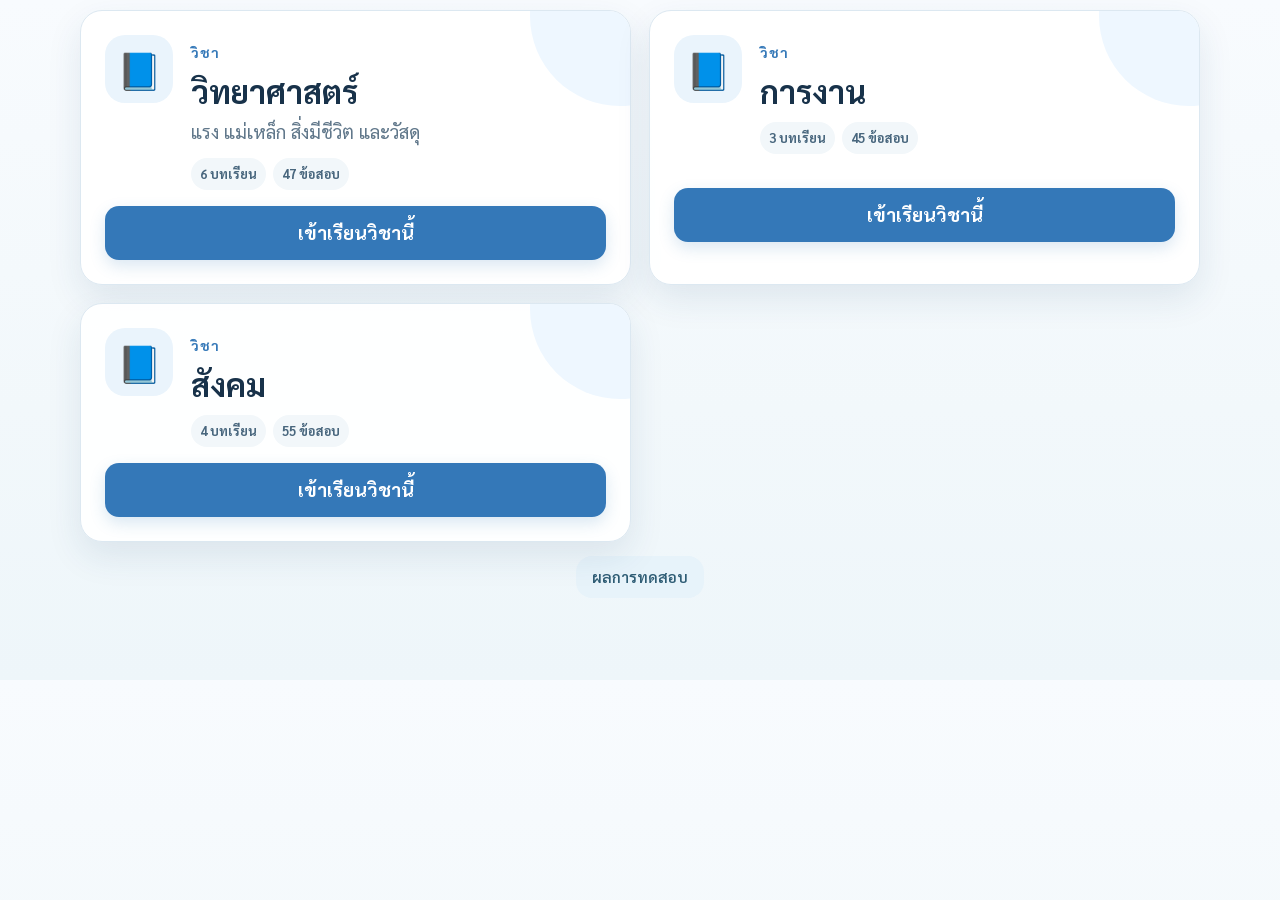
<file: docs/index.html>
<!DOCTYPE html>
<html lang="th">
<head>
  <meta charset="UTF-8" />
  <meta name="viewport" content="width=device-width, initial-scale=1, viewport-fit=cover" />
  <meta name="theme-color" content="#f7fbff" />
  <meta name="description" content="บทเรียนและแบบทดสอบ ป.3 หลายวิชา พร้อมอ่านออกเสียงภาษาไทย" />
  <title>แบบเรียนและแบบทดสอบ ป.3</title>
  <link rel="preconnect" href="https://fonts.googleapis.com">
  <link rel="preconnect" href="https://fonts.gstatic.com" crossorigin>
  <link href="https://fonts.googleapis.com/css2?family=Sarabun:wght@400;500;600;700&display=swap" rel="stylesheet">
  <link rel="stylesheet" href="styles.css?v=BX20260919200338" />

<!-- QUIZWEB_BW_CLIENT_START -->
<style id="quizweb-bw-style">
/* Stable lesson layout */
#view-lessons .section-heading.split{
  display:block !important;
  width:100% !important;
}
#view-lessons .section-heading.split > div{
  width:100% !important;
  min-width:0 !important;
}
#bwLessonNav{
  display:grid !important;
  grid-template-columns:repeat(auto-fit,minmax(150px,1fr)) !important;
  gap:10px !important;
  width:100% !important;
  margin:0 0 12px !important;
}
#bwLessonNav button,
#bwLessonNav a{
  position:static !important;
  float:none !important;
  width:100% !important;
  max-width:none !important;
  margin:0 !important;
}
#view-lessons #lessonSelect{
  position:static !important;
  float:none !important;
  display:block !important;
  width:100% !important;
  max-width:none !important;
  min-width:0 !important;
  margin:0 0 12px !important;
}
#view-lessons .audio-toolbar{
  display:grid !important;
  grid-template-columns:minmax(0,1fr) !important;
  gap:10px !important;
  align-items:stretch !important;
}
#view-lessons #readLessonBtn,
#view-lessons .read-section,
#view-lessons .lesson-bottom-actions,
#view-lessons .lesson-bottom-actions button{
  width:100% !important;
  max-width:none !important;
}
#view-lessons .lesson-section-head{
  display:grid !important;
  grid-template-columns:minmax(0,1fr) !important;
  gap:10px !important;
  align-items:stretch !important;
}

/* Stable quiz layout */
#view-quiz .quiz-topline{
  display:block !important;
  width:100% !important;
}
#view-quiz #backToQuizSelect{
  position:static !important;
  float:none !important;
  display:block !important;
  width:100% !important;
  max-width:none !important;
  margin:0 0 12px !important;
}
#view-quiz .quiz-progress-wrap{
  width:100% !important;
  min-width:0 !important;
}
#view-quiz .question-source-row{
  display:grid !important;
  grid-template-columns:minmax(0,1fr) !important;
  gap:10px !important;
  align-items:stretch !important;
}
#view-quiz #readQuestionAllBtn,
#view-quiz .listen-btn{
  width:100% !important;
  max-width:none !important;
}
#view-quiz .quiz-actions{
  display:grid !important;
  grid-template-columns:minmax(0,1fr) !important;
  gap:10px !important;
}
#view-quiz .quiz-actions button{
  width:100% !important;
  max-width:none !important;
}
#view-lessons *,
#view-quiz *{
  min-width:0 !important;
  box-sizing:border-box !important;
}

/* local speech busy state */
.quizweb-bw-speech-locked{
  pointer-events:none !important;
  opacity:.46 !important;
}
#quizwebBwStop{
  position:fixed;
  right:20px;
  bottom:20px;
  z-index:9999;
  border:0;
  border-radius:16px;
  min-height:44px;
  padding:10px 16px;
  background:#ffe7e9;
  color:#9d3948;
  font:700 15px/1.1 "Sarabun","Segoe UI",sans-serif;
  box-shadow:0 10px 28px rgba(50,70,90,.16);
  cursor:pointer;
}
#quizwebBwStop[hidden]{display:none !important}

/* daily subject state */
#subjectGrid > .quizweb-bw-hidden{
  display:none !important;
}
#quizwebBwProgress{
  margin:10px 0 14px;
  padding:12px 16px;
  border-radius:16px;
  background:#eef7fc;
  color:#42677d;
  font-weight:600;
  text-align:center;
}
</style>

<script id="quizweb-bw-client">
(function(){
  'use strict';

  const params=new URLSearchParams(location.search||'');
  const isGameLock=
    params.get('gamelock')==='1' ||
    !!(window.chrome&&window.chrome.webview);
  const hidePassed=params.get('hidePassedToday')!=='0';
  const quizMode=params.get('quizMode')==='all'?'all':'one';
  const quizRound=params.get('quizRound')||('legacy-'+localDay());

  const nativeFetch=window.fetch.bind(window);
  const speechSelectors=
    '#readLessonBtn,.read-section,#testSpeechBtn';
  let activeAudio=null;
  let ttsAbort=null;
  let speechBusyCount=0;

  function localDay(){
    const d=new Date();
    const p=n=>String(n).padStart(2,'0');
    return `${d.getFullYear()}-${p(d.getMonth()+1)}-${p(d.getDate())}`;
  }
  function keyOne(){return 'quizWebPassedSubjects:'+localDay()}
  function keyAll(){return 'quizWebAllModeDone:'+quizRound}

  function readSet(key){
    try{
      const a=JSON.parse(localStorage.getItem(key)||'[]');
      return new Set(Array.isArray(a)?a.map(String):[]);
    }catch(_){return new Set()}
  }
  function saveSet(key,set){
    try{localStorage.setItem(key,JSON.stringify([...set]))}catch(_){}
  }
  function clearOldDaily(){
    try{
      const keep=new Set([keyOne(),keyAll()]);
      for(let i=localStorage.length-1;i>=0;i--){
        const k=localStorage.key(i);
        if(
          k &&
          (k.startsWith('quizWebPassedSubjects:') ||
           k.startsWith('quizWebAllModeDone:')) &&
          !keep.has(k)
        ) localStorage.removeItem(k);
      }
    }catch(_){}
  }

  function allSubjectIds(){
    try{
      return (window.QUIZ_DATA?.subjects||[])
        .map(x=>String(x.id||''))
        .filter(Boolean);
    }catch(_){return []}
  }

  function activeSubjectId(){
    try{
      const label=String(
        document.getElementById('quizSubjectLabel')?.textContent||
        document.getElementById('lessonSubjectLabel')?.textContent||
        ''
      ).trim();

      const subjects=window.QUIZ_DATA?.subjects||[];
      const exact=subjects.find(s=>String(s.title||'').trim()===label);
      if(exact?.id)return String(exact.id);

      const visible=document.querySelector(
        '#subjectGrid [data-subject]:not(.quizweb-bw-hidden)'
      );
      if(visible?.dataset?.subject)return String(visible.dataset.subject);
    }catch(_){}
    return '';
  }

  function applySubjectVisibility(){
    if(!isGameLock)return;
    const grid=document.getElementById('subjectGrid');
    if(!grid)return;

    document.getElementById('quizwebDailyCompleteNote')?.remove();

    const hiddenSet=
      quizMode==='all'
        ? readSet(keyAll())
        : readSet(keyOne());

    [...grid.children].forEach(card=>{
      const id=String(
        card.dataset?.subject ||
        card.querySelector?.('[data-subject]')?.dataset?.subject ||
        ''
      );

      card.classList.toggle(
        'quizweb-bw-hidden',
        !!(id&&hiddenSet.has(id)&&(quizMode==='all'||hidePassed))
      );
      card.classList.remove('quizweb-daily-hidden');
      card.classList.remove('quizweb-passed-today-hidden');
    });

    let progress=document.getElementById('quizwebBwProgress');

    if(quizMode==='all'){
      const total=allSubjectIds().length;
      const done=readSet(keyAll()).size;

      if(done>0&&done<total){
        if(!progress){
          progress=document.createElement('div');
          progress.id='quizwebBwProgress';
          grid.parentElement?.insertBefore(progress,grid);
        }
        progress.textContent=`ทำแล้ว ${done}/${total} วิชา • ต้องครบทุกวิชาก่อน แล้วจึงใช้คะแนนเฉลี่ย`;
      }else if(progress){
        progress.remove();
      }
    }else if(progress){
      progress.remove();
    }
  }

  function closeQuizWindow(){
    if(window.chrome&&window.chrome.webview){
      setTimeout(()=>{
        try{
          window.chrome.webview.postMessage(
            JSON.stringify({action:'closeQuiz'})
          );
        }catch(_){}
      },1200);
    }
  }

  function setSpeechBusy(on){
    if(on)speechBusyCount++;
    else speechBusyCount=Math.max(0,speechBusyCount-1);

    const busy=speechBusyCount>0;
    document.querySelectorAll(speechSelectors).forEach(el=>{
      el.classList.toggle('quizweb-bw-speech-locked',busy);
      if('disabled' in el)el.disabled=busy;
    });

    let stop=document.getElementById('quizwebBwStop');
    if(!stop){
      stop=document.createElement('button');
      stop.id='quizwebBwStop';
      stop.type='button';
      stop.textContent='■ หยุด';
      stop.hidden=true;
      stop.onclick=()=>{
        try{ttsAbort?.abort()}catch(_){}
        try{
          if(activeAudio){
            activeAudio.pause();
            activeAudio.currentTime=0;
          }
        }catch(_){}
        try{window.speechSynthesis?.cancel()}catch(_){}
        speechBusyCount=0;
        setSpeechBusy(false);
      };
      document.body.appendChild(stop);
    }
    stop.hidden=!busy;
  }

  document.addEventListener('click',ev=>{
    if(speechBusyCount<=0)return;
    const hit=ev.target?.closest?.(speechSelectors);
    if(hit){
      ev.preventDefault();
      ev.stopPropagation();
      ev.stopImmediatePropagation();
    }
  },true);

  try{
    const nativePlay=HTMLMediaElement.prototype.play;
    HTMLMediaElement.prototype.play=function(){
      if(this instanceof HTMLAudioElement){
        activeAudio=this;
        setSpeechBusy(true);
        const release=()=>{
          if(activeAudio===this)activeAudio=null;
          setSpeechBusy(false);
        };
        this.addEventListener('ended',release,{once:true});
        this.addEventListener('error',release,{once:true});
        this.addEventListener('pause',()=>{
          if(this.ended||this.currentTime===0)release();
        },{once:true});
      }
      return nativePlay.apply(this,arguments);
    };
  }catch(_){}

  try{
    if(window.speechSynthesis){
      const nativeSpeak=window.speechSynthesis.speak.bind(window.speechSynthesis);
      window.speechSynthesis.speak=function(utter){
        setSpeechBusy(true);
        const release=()=>setSpeechBusy(false);
        try{
          utter.addEventListener('end',release,{once:true});
          utter.addEventListener('error',release,{once:true});
        }catch(_){}
        return nativeSpeak(utter);
      };
    }
  }catch(_){}

  async function digest(text){
    try{
      const raw=new TextEncoder().encode(text);
      const hash=await crypto.subtle.digest('SHA-256',raw);
      return [...new Uint8Array(hash)]
        .map(b=>b.toString(16).padStart(2,'0')).join('');
    }catch(_){
      let h=2166136261;
      for(let i=0;i<text.length;i++){
        h^=text.charCodeAt(i);
        h=Math.imul(h,16777619);
      }
      return (h>>>0).toString(16);
    }
  }

  async function trimCache(cache,maxItems){
    try{
      const keys=await cache.keys();
      while(keys.length>maxItems){
        const k=keys.shift();
        if(k)await cache.delete(k);
      }
    }catch(_){}
  }

  function requestUrl(input){
    try{return typeof input==='string'?input:input.url||String(input)}
    catch(_){return String(input||'')}
  }

  function currentMethod(input,init){
    return String(
      init?.method ||
      (typeof input!=='string'&&input?.method) ||
      'GET'
    ).toUpperCase();
  }

  async function requestBodyText(input,init){
    if(init&&typeof init.body==='string')return init.body;
    try{
      if(typeof input!=='string'&&input?.clone){
        return await input.clone().text();
      }
    }catch(_){}
    return '';
  }

  async function localCachedTts(input,init){
    const body=await requestBodyText(input,init);
    const key=await digest(requestUrl(input)+'\n'+body);
    const cache=await caches.open('quizweb-tts-local-v1');
    const cacheRequest=new Request(
      location.origin+'/__quizweb_tts_cache__/'+key,
      {method:'GET'}
    );
    const hit=await cache.match(cacheRequest);
    if(hit)return hit.clone();

    const controller=new AbortController();
    ttsAbort=controller;

    const timer=setTimeout(()=>controller.abort(),120000);

    try{
      const clean={...(init||{})};
      clean.signal=controller.signal;

      const response=await nativeFetch(input,clean);

      if(response.ok){
        try{
          await cache.put(cacheRequest,response.clone());
          trimCache(cache,1200);
        }catch(_){}
      }

      return response;
    }finally{
      clearTimeout(timer);
      if(ttsAbort===controller)ttsAbort=null;
    }
  }

  async function handleQuizResult(input,init){
    let bodyText=await requestBodyText(input,init);
    let body={};

    try{body=bodyText?JSON.parse(bodyText):{}}catch(_){}

    const subjectId=
      String(body.subjectId||activeSubjectId()||'');
    const subjectIds=allSubjectIds();

    body.subjectId=subjectId;
    body.subjectCount=subjectIds.length;

    const clean={...(init||{})};
    clean.body=JSON.stringify(body);

    const response=await nativeFetch(input,clean);

    try{
      if(response.ok){
        const result=await response.clone().json();

        if(quizMode==='all'){
          const done=readSet(keyAll());

          if(subjectId)done.add(subjectId);

          if(result.roundComplete){
            if(Number(result.grantedMinutes)>0){
              subjectIds.forEach(id=>done.add(String(id)));
              saveSet(keyAll(),done);
              applySubjectVisibility();
              closeQuizWindow();
            }else if(result.roundReset){
              saveSet(keyAll(),new Set());
              applySubjectVisibility();
            }
          }else{
            saveSet(keyAll(),done);
            applySubjectVisibility();
          }
        }else{
          if(Number(result.grantedMinutes)>0&&subjectId){
            const passed=readSet(keyOne());
            passed.add(subjectId);
            saveSet(keyOne(),passed);
            applySubjectVisibility();
            closeQuizWindow();
          }
        }
      }
    }catch(_){}

    return response;
  }

  window.fetch=async function(input,init){
    const url=requestUrl(input);
    const method=currentMethod(input,init);

    if(
      isGameLock &&
      method==='POST' &&
      /\/api\/quiz-result(?:\?|$)/i.test(url)
    ){
      return handleQuizResult(input,init);
    }

    if(
      isGameLock &&
      method==='POST' &&
      /\/api\/tts\/(?:synthesize|stream)(?:\?|$)/i.test(url) &&
      'caches' in window
    ){
      return localCachedTts(input,init);
    }

    return nativeFetch(input,init);
  };

  function textOf(el){
    return String(el?.textContent||'').replace(/\s+/g,' ').trim();
  }
  function important(el,name,value){
    if(el)el.style.setProperty(name,value,'important');
  }

  function repairLessonLayout(){
    const view=document.getElementById('view-lessons');
    if(!view)return;

    const heading=view.querySelector('.section-heading');
    const select=document.getElementById('lessonSelect');

    let nav=document.getElementById('bwLessonNav');
    if(!nav){
      nav=document.createElement('div');
      nav.id='bwLessonNav';
      view.insertBefore(nav,view.firstChild);
    }

    [...view.querySelectorAll('button,a')].forEach(el=>{
      const t=textOf(el);
      if(
        (t.includes('หน้าวิชา')||t.includes('หน้าหลัก')) &&
        !el.closest('#lessonContent')
      ){
        if(el.parentElement!==nav)nav.appendChild(el);
      }
    });

    if(heading){
      important(heading,'display','block');
      important(heading,'width','100%');
      important(heading,'position','static');
    }

    if(select){
      if(select.parentElement!==view){
        const ref=heading?heading.nextSibling:view.firstChild;
        view.insertBefore(select,ref);
      }
      important(select,'position','static');
      important(select,'float','none');
      important(select,'display','block');
      important(select,'width','100%');
      important(select,'max-width','none');
      important(select,'margin','0 0 12px');
    }
  }

  function repairQuizLayout(){
    const view=document.getElementById('view-quiz');
    if(!view)return;

    const top=view.querySelector('.quiz-topline');
    const exit=document.getElementById('backToQuizSelect');
    const progress=top?.querySelector('.quiz-progress-wrap');

    if(top){
      important(top,'display','block');
      important(top,'width','100%');

      if(exit){
        if(top.firstElementChild!==exit){
          top.insertBefore(exit,top.firstElementChild);
        }
        important(exit,'display','block');
        important(exit,'position','static');
        important(exit,'float','none');
        important(exit,'width','100%');
        important(exit,'max-width','none');
        important(exit,'margin','0 0 12px');
      }

      if(progress){
        important(progress,'width','100%');
        important(progress,'min-width','0');
      }
    }
  }

  function repairAll(){
    repairLessonLayout();
    repairQuizLayout();
    applySubjectVisibility();
  }

  clearOldDaily();

  document.addEventListener('DOMContentLoaded',()=>{
    repairAll();
    let repairTimer=0;
    const obs=new MutationObserver(()=>{
      clearTimeout(repairTimer);
      repairTimer=setTimeout(repairAll,100);
    });
    obs.observe(document.body,{childList:true,subtree:true});
    setTimeout(repairAll,250);
    setTimeout(repairAll,900);
  });

  window.addEventListener('pageshow',repairAll);
  window.addEventListener('resize',repairAll);
})();
</script>
<!-- QUIZWEB_BW_CLIENT_END -->

<!-- QUIZWEB_BY_QUIZ_UX_START -->
<style id="quizweb-by-style">
#quizwebByMode{
  display:flex;
  gap:8px;
  flex-wrap:wrap;
  align-items:center;
  margin:0 0 12px;
  padding:10px;
  border-radius:16px;
  background:rgba(224,240,249,.72);
}
#quizwebByMode .by-label{
  font-size:13px;
  font-weight:700;
  color:#526d7e;
  margin-right:2px;
}
#quizwebByMode button{
  border:0;
  border-radius:999px;
  padding:8px 12px;
  font:600 14px/1.2 "Sarabun",sans-serif;
  background:rgba(255,255,255,.85);
  color:#31566c;
  cursor:pointer;
}
#quizwebByMode button.active{
  background:#d0eaf8;
  color:#174d69;
  box-shadow:0 0 0 2px rgba(69,153,199,.14) inset;
}
body.quizweb-by-final #feedbackBox{
  display:none !important;
}
#quizwebByResultsShortcut{
  display:flex;
  justify-content:center;
  margin:14px 0 4px;
}
#quizwebByResultsShortcut button{
  border:0;
  border-radius:16px;
  min-height:42px;
  padding:9px 16px;
  background:#e7f3fa;
  color:#2f5d75;
  font:600 15px/1.2 "Sarabun",sans-serif;
  cursor:pointer;
}
#quizwebByHistory{
  margin-top:16px;
}
#quizwebByHistory .by-history-head{
  display:flex;
  align-items:center;
  justify-content:space-between;
  gap:10px;
  margin-bottom:10px;
}
#quizwebByHistory .by-history-head h3{
  margin:0;
}
#quizwebByHistory .by-history-list{
  display:grid;
  gap:9px;
}
#quizwebByHistory .by-history-item{
  border-radius:15px;
  padding:11px 13px;
  background:rgba(233,245,251,.82);
}
#quizwebByHistory .by-history-title{
  font-weight:700;
  color:#294f64;
}
#quizwebByHistory .by-history-meta{
  margin-top:3px;
  font-size:13px;
  color:#6a8291;
}
#quizwebByHistory .by-history-subjects{
  margin-top:6px;
  font-size:13px;
  color:#4c6878;
  line-height:1.5;
}
</style>
<script id="quizweb-by-script">
(function(){
  'use strict';

  const params=new URLSearchParams(location.search||'');
  const quizMode=params.get('quizMode')==='all'?'all':'one';
  const quizRound=params.get('quizRound')||('legacy-'+localDay());
  const HISTORY_KEY='quizWebResultHistoryV2';

  function localDay(d=new Date()){
    const p=n=>String(n).padStart(2,'0');
    return `${d.getFullYear()}-${p(d.getMonth()+1)}-${p(d.getDate())}`;
  }
  function roundKey(day){return 'quizWebResultRoundCounter:'+day}
  function pendingAllKey(day){return 'quizWebPendingAllRound:'+day}
  function nextRound(day){
    let n=0;
    try{n=Number(localStorage.getItem(roundKey(day))||0)}catch(_){}
    n=Math.max(0,Math.floor(n))+1;
    try{localStorage.setItem(roundKey(day),String(n))}catch(_){}
    return n;
  }
  function readHistory(){
    try{
      const a=JSON.parse(localStorage.getItem(HISTORY_KEY)||'[]');
      return Array.isArray(a)?a:[];
    }catch(_){return []}
  }
  function writeHistory(a){
    try{localStorage.setItem(HISTORY_KEY,JSON.stringify((a||[]).slice(0,120)))}catch(_){}
  }
  function appendHistory(r){
    const a=readHistory();
    if(r.id&&a.some(x=>x&&x.id===r.id))return;
    a.unshift(r);
    writeHistory(a);
    setTimeout(renderHistory,0);
  }
  function subjectTitle(id){
    try{
      const s=(window.QUIZ_DATA?.subjects||[]).find(x=>String(x.id||'')===String(id||''));
      if(s?.title)return String(s.title);
    }catch(_){}
    const label=String(
      document.getElementById('quizSubjectLabel')?.textContent||
      document.getElementById('lessonSubjectLabel')?.textContent||
      ''
    ).trim();
    return label||String(id||'วิชา');
  }
  function parseJson(v){
    try{return JSON.parse(String(v||''))}catch(_){return null}
  }
  function readPendingAll(day){
    try{
      const p=JSON.parse(localStorage.getItem(pendingAllKey(day))||'null');
      return p&&typeof p==='object'?p:null;
    }catch(_){return null}
  }
  function writePendingAll(day,p){
    try{localStorage.setItem(pendingAllKey(day),JSON.stringify(p))}catch(_){}
  }
  function clearPendingAll(day){
    try{localStorage.removeItem(pendingAllKey(day))}catch(_){}
  }
  function rememberFinishedResult(raw){
    const r=typeof raw==='string'?parseJson(raw):raw;
    if(!r||typeof r!=='object')return;

    const finished=new Date(r.finishedAt||Date.now());
    const day=localDay(finished);
    const subjectId=String(r.subjectId||'');
    const title=subjectTitle(subjectId);
    const total=Math.max(0,Number(r.total)||0);
    const score=Math.max(0,Number(r.score)||0);
    const wrong=Math.max(0,total-score);

    if(quizMode==='all'){
      let pending=readPendingAll(day);
      if(!pending){
        pending={
          day,
          round:nextRound(day),
          startedAt:finished.toISOString(),
          subjects:{}
        };
      }
      pending.subjects=pending.subjects||{};
      pending.subjects[subjectId||title]={
        subjectId,
        subjectTitle:title,
        quizName:String(r.quizName||''),
        score,
        total,
        wrong,
        finishedAt:finished.toISOString()
      };
      writePendingAll(day,pending);
      return;
    }

    appendHistory({
      id:`one:${r.finishedAt||finished.toISOString()}:${subjectId}:${score}:${total}`,
      type:'one',
      day,
      round:nextRound(day),
      finishedAt:finished.toISOString(),
      subjectId,
      subjectTitle:title,
      quizName:String(r.quizName||''),
      score,
      total,
      wrong
    });
  }

  try{
    const nativeSetItem=Storage.prototype.setItem;
    Storage.prototype.setItem=function(key,value){
      const ret=nativeSetItem.apply(this,arguments);
      try{
        if(
          this===localStorage &&
          typeof key==='string' &&
          key.startsWith('quizWebLastResult:')
        ){
          setTimeout(()=>rememberFinishedResult(value),0);
        }
      }catch(_){}
      return ret;
    };
  }catch(_){}

  function requestUrl(input){
    try{return typeof input==='string'?input:(input?.url||String(input||''))}
    catch(_){return String(input||'')}
  }
  function requestMethod(input,init){
    return String(init?.method||(typeof input!=='string'&&input?.method)||'GET').toUpperCase();
  }

  const previousFetch=window.fetch.bind(window);
  window.fetch=async function(input,init){
    const response=await previousFetch(input,init);

    try{
      const url=requestUrl(input);
      if(
        quizMode==='all' &&
        requestMethod(input,init)==='POST' &&
        /\/api\/quiz-result(?:\?|$)/i.test(url) &&
        response.ok
      ){
        const result=await response.clone().json();
        if(result&&result.mode==='all'&&result.roundComplete){
          const day=localDay();
          const pending=readPendingAll(day);
          if(pending){
            const subjects=Object.values(pending.subjects||{});
            const totalScore=subjects.reduce((s,x)=>s+(Number(x.score)||0),0);
            const totalQuestions=subjects.reduce((s,x)=>s+(Number(x.total)||0),0);
            const wrong=subjects.reduce((s,x)=>s+(Number(x.wrong)||0),0);
            const average=Number(result.averageScore)||(
              subjects.length
                ? subjects.reduce((s,x)=>s+((Number(x.score)||0)*30/Math.max(1,Number(x.total)||30)),0)/subjects.length
                : 0
            );

            appendHistory({
              id:`all:${day}:${pending.round}:${pending.startedAt||Date.now()}`,
              type:'all',
              day,
              round:Number(pending.round)||nextRound(day),
              finishedAt:new Date().toISOString(),
              score:totalScore,
              total:totalQuestions,
              wrong,
              average:Math.round(average*100)/100,
              grantedMinutes:Number(result.grantedMinutes)||0,
              subjects
            });
            clearPendingAll(day);
          }
        }
      }
    }catch(_){}

    return response;
  };

  /* Quiz speech: always use the device/browser voice. No server TTS. */
  function stopDeviceSpeech(){
    try{window.speechSynthesis?.cancel()}catch(_){}
  }
  function speakDevice(text){
    text=String(text||'').replace(/\s+/g,' ').trim();
    if(!text||!('speechSynthesis' in window))return;

    stopDeviceSpeech();
    const utter=new SpeechSynthesisUtterance(text);
    utter.lang='th-TH';
    utter.rate=1;
    utter.pitch=1;

    const status=document.getElementById('speechStatus');
    if(status)status.textContent='กำลังใช้เสียงของอุปกรณ์';

    utter.onend=()=>{
      if(status)status.textContent='อ่านจบแล้ว • เสียงของอุปกรณ์';
    };
    utter.onerror=()=>{
      if(status)status.textContent='อ่านไม่สำเร็จ • ลองกดอ่านอีกครั้ง';
    };

    window.speechSynthesis.speak(utter);
  }
  function wholeQuestionText(){
    const q=String(document.getElementById('questionText')?.textContent||'').trim();
    const parts=q?[`คำถาม ${q}`]:[];
    const speechLetters=['กอไก่','ขอไข่','คอควาย','งองู'];
    [...document.querySelectorAll('#optionList .option')].forEach((el,i)=>{
      const t=String(el.querySelector('.option-text')?.textContent||'').trim();
      if(t)parts.push(`${speechLetters[i]||('ตัวเลือก '+(i+1))} ${t}`);
    });
    return parts.join(' ');
  }
  function optionText(el){
    const option=el.closest('.option');
    if(!option)return '';
    const i=[...document.querySelectorAll('#optionList .option')].indexOf(option);
    const speechLetters=['กอไก่','ขอไข่','คอควาย','งองู'];
    const t=String(option.querySelector('.option-text')?.textContent||'').trim();
    return `${speechLetters[i]||''} ${t}`.trim();
  }
  document.addEventListener('click',ev=>{
    const all=ev.target?.closest?.('#readQuestionAllBtn');
    const one=ev.target?.closest?.('.option-speak');
    if(!all&&!one)return;
    ev.preventDefault();
    ev.stopPropagation();
    ev.stopImmediatePropagation();
    speakDevice(all?wholeQuestionText():optionText(one));
  },true);
  document.addEventListener('keydown',ev=>{
    if(ev.key!=='Enter'&&ev.key!==' ')return;
    const one=ev.target?.closest?.('.option-speak');
    if(!one)return;
    ev.preventDefault();
    ev.stopPropagation();
    ev.stopImmediatePropagation();
    speakDevice(optionText(one));
  },true);

  /* Answer mode */
  const ANSWER_MODE_KEY='quizWebAnswerMode';
  function answerMode(){
    try{return localStorage.getItem(ANSWER_MODE_KEY)==='final'?'final':'review'}
    catch(_){return 'review'}
  }
  function setAnswerMode(mode){
    const v=mode==='final'?'final':'review';
    try{localStorage.setItem(ANSWER_MODE_KEY,v)}catch(_){}
    document.body?.classList.toggle('quizweb-by-final',v==='final');
    document.querySelectorAll('#quizwebByMode [data-mode]').forEach(b=>{
      b.classList.toggle('active',b.dataset.mode===v);
    });
    const check=document.getElementById('checkAnswerBtn');
    if(check)check.textContent=v==='final'?'บันทึกคำตอบ':'ตรวจคำตอบ';
  }
  function ensureModeUi(){
    const view=document.getElementById('view-quiz');
    const top=view?.querySelector('.quiz-topline');
    if(!view||!top)return;

    let box=document.getElementById('quizwebByMode');
    if(!box){
      box=document.createElement('div');
      box.id='quizwebByMode';
      box.innerHTML=
        '<span class="by-label">โหมดตรวจคำตอบ</span>'+
        '<button type="button" data-mode="review">ดูเฉลยแต่ละข้อ</button>'+
        '<button type="button" data-mode="final">ตรวจเมื่อจบชุด</button>';
      top.insertAdjacentElement('afterend',box);

      box.querySelectorAll('[data-mode]').forEach(b=>{
        b.addEventListener('click',()=>{
          setAnswerMode(b.dataset.mode);
        });
      });
    }
    setAnswerMode(answerMode());
  }

  document.addEventListener('click',ev=>{
    const check=ev.target?.closest?.('#checkAnswerBtn');
    if(!check)return;

    const progress=String(document.getElementById('quizProgressText')?.textContent||'');
    const mode=answerMode();

    setTimeout(()=>{
      const same=String(document.getElementById('quizProgressText')?.textContent||'')===progress;
      if(!same)return;

      if(mode==='final'){
        document.getElementById('feedbackBox')?.classList.add('hidden');
        document.querySelectorAll('#optionList .option.correct,#optionList .option.wrong')
          .forEach(x=>x.classList.remove('correct','wrong'));
      }

      const next=document.getElementById('nextQuestionBtn');
      if(next&&!next.classList.contains('hidden')){
        setTimeout(()=>{
          const stillSame=String(document.getElementById('quizProgressText')?.textContent||'')===progress;
          if(stillSame)next.click();
        },mode==='final'?120:950);
      }
    },0);
  });

  function esc(s){
    return String(s??'').replace(/[&<>"']/g,c=>({
      '&':'&amp;','<':'&lt;','>':'&gt;','"':'&quot;',"'":'&#39;'
    }[c]));
  }
  function fmtDate(iso){
    try{
      return new Date(iso).toLocaleString('th-TH',{
        year:'numeric',month:'2-digit',day:'2-digit',
        hour:'2-digit',minute:'2-digit'
      });
    }catch(_){return String(iso||'')}
  }
  function renderHistory(){
    const host=document.getElementById('resultContent');
    if(!host)return;

    let card=document.getElementById('quizwebByHistory');
    if(!card){
      card=document.createElement('article');
      card.id='quizwebByHistory';
      card.className='card lesson-section';
      host.appendChild(card);
    }

    const rows=readHistory().slice(0,30);
    const signature=JSON.stringify(rows);
    if(card.dataset.historySignature===signature)return;
    card.dataset.historySignature=signature;

    card.innerHTML=
      '<div class="by-history-head"><h3>ผลการทดสอบย้อนหลัง</h3></div>'+
      (
        rows.length
          ? '<div class="by-history-list">'+rows.map(r=>{
              if(r.type==='all'){
                const detail=(r.subjects||[]).map(s=>
                  `${esc(s.subjectTitle||'วิชา')} ${Number(s.score)||0}/${Number(s.total)||0}`
                ).join(' • ');
                return `<div class="by-history-item">
                  <div class="by-history-title">${esc(fmtDate(r.finishedAt))} • รอบ ${Number(r.round)||1} • ทุกวิชา</div>
                  <div class="by-history-meta">รวม ${Number(r.score)||0}/${Number(r.total)||0} • ผิด ${Number(r.wrong)||0} ข้อ • คะแนนเฉลี่ย ${Number(r.average||0).toFixed(2)}/30</div>
                  ${detail?`<div class="by-history-subjects">${detail}</div>`:''}
                </div>`;
              }
              return `<div class="by-history-item">
                <div class="by-history-title">${esc(fmtDate(r.finishedAt))} • รอบ ${Number(r.round)||1} • ${esc(r.subjectTitle||r.quizName||'วิชา')}</div>
                <div class="by-history-meta">คะแนน ${Number(r.score)||0}/${Number(r.total)||0} • ผิด ${Number(r.wrong)||0} ข้อ</div>
              </div>`;
            }).join('')+'</div>'
          : '<p class="muted">ยังไม่มีประวัติการทำแบบทดสอบ</p>'
      );
  }

  function ensureResultShortcut(){
    const grid=document.getElementById('subjectGrid');
    if(!grid||document.getElementById('quizwebByResultsShortcut'))return;

    const wrap=document.createElement('div');
    wrap.id='quizwebByResultsShortcut';
    wrap.innerHTML='<button type="button">ผลการทดสอบ</button>';
    grid.insertAdjacentElement('afterend',wrap);
    wrap.querySelector('button').onclick=()=>{
      const tab=document.querySelector('[data-view="results"]');
      if(tab)tab.click();
      setTimeout(renderHistory,0);
    };
  }

  function refreshUi(){
    ensureModeUi();
    ensureResultShortcut();
    setAnswerMode(answerMode());
    const view=document.getElementById('view-results');
    if(view?.classList.contains('active'))renderHistory();
  }

  document.addEventListener('DOMContentLoaded',()=>{
    refreshUi();
    const observer=new MutationObserver(()=>setTimeout(refreshUi,0));
    observer.observe(document.body,{childList:true,subtree:true,attributes:true,attributeFilter:['class']});
    setTimeout(refreshUi,300);
    setTimeout(refreshUi,1000);
  });
})();
</script>
<!-- QUIZWEB_BY_QUIZ_UX_END -->
</head>
<body>
  <div class="app-shell">
    <header class="topbar">
      <div>
        <div class="eyebrow">แบบเรียนและแบบทดสอบ ป.3</div>
        <h1>ศูนย์การเรียนรู้</h1>
        <p class="subtitle">เลือกวิชา อ่านเนื้อหาสรุป แล้วทำแบบทดสอบได้ในที่เดียว</p>
      </div>
      <button class="icon-btn" id="stopSpeechBtn" type="button" title="หยุดอ่านออกเสียง" aria-label="หยุดอ่านออกเสียง">■ หยุดเสียง</button>
    </header>

    <nav class="tabbar" aria-label="เมนูหลัก">
      <button class="tab active" data-view="home" type="button">วิชาทั้งหมด</button>
      <button class="tab" data-view="settings" type="button">เสียงอ่าน</button>
      <button class="tab subject-only" data-view="subject" type="button">หน้าวิชา</button>
      <button class="tab subject-only" data-view="lessons" type="button">อ่านเนื้อหา</button>
      <button class="tab subject-only" data-view="quizSelect" type="button">แบบทดสอบ</button>
      <button class="tab subject-only" data-view="results" type="button">ผลการทำ</button>
    </nav>

    <main>
      <section id="view-home" class="view active">
        <div class="welcome card">
          <h2>เลือกวิชาที่ต้องการเรียน</h2>
          <div class="welcome-actions">
            <button class="secondary go-settings" type="button">⚙ ตั้งค่าเสียงอ่าน</button>
          </div>
        </div>
        <div id="subjectGrid" class="subject-grid"></div>
      </section>

      <section id="view-settings" class="view">
        <div class="section-heading">
          <div>
            <span class="eyebrow">ตั้งค่าเสียงอ่าน</span>
            <h2>เลือกเสียงให้ฟังชัดและสบายหู</h2>
            <p class="muted">ตั้งค่าครั้งเดียว แล้วระบบจะจำไว้ให้ ใช้กับบทเรียนและแบบทดสอบทั้งหมด</p>
          </div>
        </div>

        <div class="settings-layout">
          <section class="card settings-main">
            <div class="settings-head">
              <div>
                <span class="pill">Microsoft Edge Neural</span>
                <h3>เสียงหลักของระบบ</h3>
                <p class="muted">ระบบจะใช้เสียงที่คุณเลือกเพียงเสียงเดียว และอ่านเป็นช่วงสั้น ๆ พร้อมเว้นจังหวะให้จับใจความง่ายขึ้น</p>
              </div>
              <div class="status-chip" id="speechStatus">กำลังตรวจสอบระบบเสียง…</div>
            </div>

            <div class="settings-grid">
              <div class="setting-card">
                <label for="speechVoice" class="setting-label">เสียง</label>
                <select id="speechVoice" class="select voice-select" aria-label="เลือกเสียงภาษาไทย"></select>
                <p class="setting-help">แนะนำ Premwadee ถ้าต้องการโทนผู้หญิงชัด ๆ</p>
              </div>

              <div class="setting-card">
                <div class="setting-row">
                  <label for="speechRate" class="setting-label">ความเร็ว</label>
                  <span id="speechRateValue" class="rate-badge">0.85x</span>
                </div>
                <input id="speechRate" type="range" min="0.75" max="1.05" step="0.05" value="0.85" />
                <p class="setting-help">ค่าประมาณ 0.85x–0.95x มักฟังเข้าใจง่าย</p>
              </div>

              <div class="setting-card action-card">
                <div>
                  <div class="setting-label">ทดลองเสียง</div>
                  <p class="setting-help">ฟังตัวอย่างก่อนเริ่มเรียนจริง</p>
                </div>
                <button id="testSpeechBtn" class="primary large" type="button">▶ ทดลองเสียง</button>
              </div>
            </div>
          </section>

          <aside class="card settings-side">
            <h3>เคล็ดลับ</h3>
            <ul class="quick-tips">
              <li>ถ้าฟังเร็วไป ให้ลดความเร็วลงเล็กน้อย</li>
              <li>ถ้าชอบเสียงผู้หญิง ให้เลือก Premwadee หรือ Achara</li>
              <li>โจทย์และตัวเลือกจะถูกเตรียมเสียงพร้อมกันล่วงหน้า เพื่อให้เว้นจังหวะชัดโดยไม่ต้องรอทีละช่วง</li>
              <li>ถ้าระบบเสียงออนไลน์มีปัญหา ระบบจะหยุดและแจ้งเตือนแทนการเปลี่ยนไปใช้เสียงอื่น</li>
            </ul>
          </aside>
        </div>
      </section>

      <section id="view-subject" class="view">
        <button class="ghost back-subjects" type="button">หน้าหลัก</button>
        <div id="subjectHero" class="hero card"></div>
        <div class="section-heading">
          <div>
            <span class="eyebrow">เนื้อหาในวิชานี้</span>
            <h2>เลือกบทเรียน</h2>
          </div>
        </div>
        <div id="homeLessonGrid" class="lesson-grid"></div>
      </section>

      <section id="view-lessons" class="view">
        <div class="section-heading split">
          <div>
            <button class="ghost back-to-subject" type="button">หน้าวิชา</button>
            <span id="lessonSubjectLabel" class="eyebrow block-eyebrow"></span>
            <h2 id="lessonTitle">บทเรียน</h2>
          </div>
          <select id="lessonSelect" class="select" aria-label="เลือกบทเรียน"></select>
        </div>
        <div class="audio-toolbar card compact">
          <button id="readLessonBtn" class="primary" type="button">🔊 อ่านบทนี้ทั้งหมด</button>
          <span class="muted">ตั้งค่าเสียงได้ที่แท็บ “เสียงอ่าน”</span>
        </div>
        <div id="lessonContent" class="lesson-content"></div>
        <div class="lesson-bottom-actions">
          <button id="lessonBackBtn" class="secondary large" type="button">กลับหน้าวิชา</button>
        </div>
      </section>

      <section id="view-quizSelect" class="view">
        <div class="section-heading">
          <div>
            <button class="ghost back-to-subject" type="button">หน้าวิชา</button>
            <span id="quizSubjectLabel" class="eyebrow block-eyebrow"></span>
            <h2>แบบทดสอบ</h2>
          </div>
        </div>
        <div id="quizSetGrid" class="quiz-set-grid"></div>
      </section>

      <section id="view-quiz" class="view">
        <div class="quiz-topline">
          <button id="backToQuizSelect" class="ghost" type="button">ออกจากแบบทดสอบ</button>
          <div class="quiz-progress-wrap">
            <div class="quiz-meta"><span id="quizSetName"></span><span id="quizProgressText"></span></div>
            <div class="progress"><span id="quizProgressBar"></span></div>
          </div>
        </div>

        <article class="quiz-card card">
          <div class="question-source-row">
            <span id="questionSource" class="source-badge"></span>
            <button id="readQuestionAllBtn" class="listen-btn" type="button"><span class="btn-icon speaker-icon" aria-hidden="true">🔊</span><span>อ่านโจทย์และตัวเลือก</span></button>
          </div>
          <h2 id="questionText" class="question-text"></h2>
          <div id="questionMedia" class="question-media"></div>
          <div id="optionList" class="option-list"></div>
          <div id="feedbackBox" class="feedback hidden" role="status"></div>
          <div class="quiz-actions">
            <button id="checkAnswerBtn" class="primary large" type="button" disabled>ตรวจคำตอบ</button>
            <button id="nextQuestionBtn" class="primary large hidden" type="button">ข้อต่อไป</button>
          </div>
        </article>
      </section>

      <section id="view-results" class="view">
        <div class="section-heading">
          <div>
            <button class="ghost back-to-subject" type="button">หน้าวิชา</button>
            <span id="resultSubjectLabel" class="eyebrow block-eyebrow"></span>
            <h2>คะแนนล่าสุด</h2>
          </div>
        </div>
        <div id="resultContent" class="result-wrap"></div>
      </section>
    </main>

    <footer></footer>
  </div>

  <script src="voice-settings.js?v=voice20260918122121933"></script>
  <script src="data.js?v=content20260922141324694"></script>
<!-- QUIZWEB_CZ_TTS_PROGRESS_START -->
<style id="quizweb-cz-tts-progress-style">
#quizwebCzTtsProgress{
  position:fixed;
  left:50%;
  bottom:22px;
  transform:translateX(-50%);
  z-index:2147483000;
  width:min(440px,calc(100vw - 28px));
  padding:11px 14px 12px;
  border-radius:16px;
  background:rgba(247,252,255,.96);
  box-shadow:0 10px 34px rgba(24,55,74,.22);
  backdrop-filter:blur(12px);
  -webkit-backdrop-filter:blur(12px);
  font-family:"Sarabun","Segoe UI",sans-serif;
  color:#27485d;
  pointer-events:none;
  opacity:0;
  visibility:hidden;
  transition:opacity .16s ease,visibility .16s ease;
}
#quizwebCzTtsProgress.show{opacity:1;visibility:visible}
#quizwebCzTtsProgress .cz-row{display:flex;align-items:center;justify-content:space-between;gap:12px;font-size:14px;font-weight:700}
#quizwebCzTtsProgress .cz-detail{font-size:12px;font-weight:600;opacity:.72;white-space:nowrap}
#quizwebCzTtsProgress .cz-track{height:7px;margin-top:8px;border-radius:999px;background:rgba(66,123,157,.17);overflow:hidden;position:relative}
#quizwebCzTtsProgress .cz-fill{height:100%;width:0;border-radius:999px;background:linear-gradient(90deg,#6cb6df,#68c99d);transition:width .14s linear}
#quizwebCzTtsProgress.indeterminate .cz-fill{width:32%;animation:quizwebCzTtsMove 1.05s ease-in-out infinite}
#quizwebCzTtsProgress.error .cz-fill{width:100%;animation:none;background:#e88d96}
@keyframes quizwebCzTtsMove{0%{transform:translateX(-120%)}50%{transform:translateX(115%)}100%{transform:translateX(310%)}}
</style>
<script id="quizweb-cz-tts-progress-runtime">
(function(){
  'use strict';
  if(window.__quizwebCzTtsProgressInstalled)return;
  window.__quizwebCzTtsProgressInstalled=true;

  const speechSelector='#readLessonBtn,.read-section,#readQuestionAllBtn,.option-speak,.listen-btn,#testSpeechBtn';
  let armedUntil=0;
  let startedAt=0;
  let lastStage='';
  let lastPercent=null;
  let tickTimer=null;
  let hideTimer=null;
  let opSerial=0;
  let panel=null,label=null,detail=null,fill=null;

  function ensureUi(){
    if(panel&&document.documentElement.contains(panel))return true;
    if(!document.body)return false;
    panel=document.createElement('div');
    panel.id='quizwebCzTtsProgress';
    panel.setAttribute('role','status');
    panel.setAttribute('aria-live','polite');
    panel.innerHTML='<div class="cz-row"><span class="cz-label">กำลังเตรียมเสียง...</span><span class="cz-detail"></span></div><div class="cz-track"><div class="cz-fill"></div></div>';
    document.body.appendChild(panel);
    label=panel.querySelector('.cz-label');
    detail=panel.querySelector('.cz-detail');
    fill=panel.querySelector('.cz-fill');
    return true;
  }

  function elapsed(){return startedAt?Math.max(0,Math.floor((Date.now()-startedAt)/1000)):0}
  function render(){
    if(!ensureUi())return;
    label.textContent=lastStage||'กำลังเตรียมเสียง...';
    const sec=elapsed();
    if(lastPercent!=null){
      const p=Math.max(0,Math.min(100,Math.round(lastPercent)));
      detail.textContent=p+'% • '+sec+' วินาที';
      fill.style.width=p+'%';
      panel.classList.remove('indeterminate');
    }else{
      detail.textContent=sec+' วินาที';
      fill.style.width='';
      panel.classList.add('indeterminate');
    }
  }
  function start(stage){
    clearTimeout(hideTimer);
    armedUntil=Date.now()+180000;
    startedAt=Date.now();
    lastStage=stage||'กำลังเตรียมเสียง...';
    lastPercent=null;
    if(ensureUi()){
      panel.classList.remove('error');
      panel.classList.add('show','indeterminate');
    }
    clearInterval(tickTimer);
    tickTimer=setInterval(render,500);
    render();
  }
  function update(stage,percent){
    if(Date.now()>armedUntil)return;
    lastStage=stage||lastStage;
    lastPercent=(typeof percent==='number'&&isFinite(percent))?percent:null;
    if(ensureUi())panel.classList.add('show');
    render();
  }
  function finish(stage,delay){
    if(Date.now()>armedUntil)return;
    lastStage=stage||'พร้อมอ่าน';
    lastPercent=100;
    render();
    clearTimeout(hideTimer);
    hideTimer=setTimeout(hide,delay==null?850:delay);
  }
  function fail(msg){
    lastStage=msg||'โหลดเสียงไม่สำเร็จ';
    lastPercent=100;
    if(ensureUi())panel.classList.add('show','error');
    render();
    clearTimeout(hideTimer);
    hideTimer=setTimeout(hide,3200);
  }
  function hide(){
    clearInterval(tickTimer);tickTimer=null;
    if(panel)panel.classList.remove('show','indeterminate','error');
    lastPercent=null;lastStage='';startedAt=0;
  }
  function isTtsUrl(value){
    const u=String(value||'');
    return /\/api\/tts\/(?:stream|synthesize)(?:\?|$)/i.test(u);
  }
  function mediaUrl(el){
    try{return String(el.currentSrc||el.src||'')}catch(_){return ''}
  }

  document.addEventListener('click',function(e){
    const t=e.target&&e.target.closest?e.target.closest(speechSelector):null;
    if(!t)return;
    opSerial++;
    start('กำลังเตรียมเสียง...');
  },true);

  // Fetch-based TTS: show real byte percentage whenever Content-Length is available.
  const nativeFetch=window.fetch.bind(window);
  window.fetch=async function(input,init){
    const url=typeof input==='string'?input:(input&&input.url)||'';
    const track=Date.now()<armedUntil&&isTtsUrl(url);
    if(!track)return nativeFetch(input,init);
    const myOp=opSerial;
    update('กำลังสร้างเสียง...',null);
    try{
      const response=await nativeFetch(input,init);
      if(!response.ok){fail('โหลดเสียงไม่สำเร็จ');return response}
      if(!response.body||typeof response.body.getReader!=='function'){
        update('กำลังดาวน์โหลดเสียง...',null);
        return response;
      }
      const total=Number(response.headers.get('content-length')||0);
      const reader=response.body.getReader();
      const chunks=[];
      let loaded=0;
      update(total>0?'กำลังดาวน์โหลดเสียง...':'กำลังดาวน์โหลดเสียง...',total>0?0:null);
      while(true){
        const part=await reader.read();
        if(part.done)break;
        chunks.push(part.value);loaded+=part.value.byteLength;
        if(total>0)update('กำลังดาวน์โหลดเสียง...',loaded*100/total);
        else update('กำลังดาวน์โหลดเสียง...',null);
      }
      const bytes=new Uint8Array(loaded);let offset=0;
      chunks.forEach(c=>{bytes.set(c,offset);offset+=c.byteLength});
      if(myOp===opSerial)finish('ดาวน์โหลดเสร็จ • กำลังเริ่มอ่าน',520);
      return new Response(bytes,{status:response.status,statusText:response.statusText,headers:response.headers});
    }catch(err){
      if(myOp===opSerial)fail('โหลดเสียงไม่สำเร็จ');
      throw err;
    }
  };

  // Direct <audio src="/api/tts/..."> path. Browsers don't expose byte totals,
  // so show an indeterminate bar + elapsed seconds, then 100% when ready.
  document.addEventListener('loadstart',function(e){
    const el=e.target;
    if(!el||!(el instanceof HTMLMediaElement)||Date.now()>armedUntil)return;
    if(isTtsUrl(mediaUrl(el)))update('กำลังดาวน์โหลดเสียง...',null);
  },true);
  document.addEventListener('progress',function(e){
    const el=e.target;
    if(!el||!(el instanceof HTMLMediaElement)||Date.now()>armedUntil||!isTtsUrl(mediaUrl(el)))return;
    try{
      if(isFinite(el.duration)&&el.duration>0&&el.buffered&&el.buffered.length){
        const pct=Math.min(99,(el.buffered.end(el.buffered.length-1)/el.duration)*100);
        update('กำลังดาวน์โหลดเสียง...',pct);
      }else update('กำลังดาวน์โหลดเสียง...',null);
    }catch(_){update('กำลังดาวน์โหลดเสียง...',null)}
  },true);
  document.addEventListener('canplaythrough',function(e){
    const el=e.target;
    if(el instanceof HTMLMediaElement&&Date.now()<armedUntil&&isTtsUrl(mediaUrl(el)))finish('พร้อมอ่าน',420);
  },true);
  document.addEventListener('playing',function(e){
    const el=e.target;
    if(!(el instanceof HTMLMediaElement)||Date.now()>armedUntil)return;
    const u=mediaUrl(el);
    if(isTtsUrl(u)||u.startsWith('blob:'))finish('กำลังอ่าน...',650);
  },true);
  document.addEventListener('error',function(e){
    const el=e.target;
    if(el instanceof HTMLMediaElement&&Date.now()<armedUntil&&isTtsUrl(mediaUrl(el)))fail('โหลดเสียงไม่สำเร็จ');
  },true);

  // Safety: never leave a stale wait indicator forever.
  setInterval(function(){
    if(panel&&panel.classList.contains('show')&&startedAt&&Date.now()-startedAt>95000)fail('รอเสียงนานเกินไป กรุณาลองใหม่');
  },2000);
})();
</script>
<!-- QUIZWEB_CZ_TTS_PROGRESS_END -->
<script src="app.js?v=ANDROID-R2-20260929123000"></script>
<!-- QUIZWEB_CE_SPEECH_RATE_START -->
<script id="quizweb-ce-speech-rate">
(function(){
  'use strict';

  const KEY = 'quizWebSpeechRate';
  const FLAG = 'quizWebSpeechRateCEPacing';

  function migrate(){
    try {
      if (localStorage.getItem(FLAG)) return;

      const saved = Number(localStorage.getItem(KEY));
      const next =
        saved >= 0.75 && saved <= 1.05
          ? Math.max(0.75, Math.round((saved - 0.05) * 100) / 100)
          : 0.85;

      localStorage.setItem(KEY, String(next));
      localStorage.setItem(FLAG, '1');

      const input = document.getElementById('speechRate');
      if (input) {
        input.value = String(next);
        input.dispatchEvent(new Event('input', {bubbles:true}));
        input.dispatchEvent(new Event('change', {bubbles:true}));
      }

      const label = document.getElementById('speechRateValue');
      if (label) {
        label.textContent = next.toFixed(2).replace(/0$/, '') + 'x';
      }
    } catch (_) {}
  }

  if (document.readyState === 'loading') {
    document.addEventListener('DOMContentLoaded', function(){
      setTimeout(migrate, 0);
    }, {once:true});
  } else {
    setTimeout(migrate, 0);
  }
})();
</script>
<!-- QUIZWEB_CE_SPEECH_RATE_END -->
<!-- QUIZWEB_CE_SPEECH_RATE_START -->
<script id="quizweb-ce-speech-rate">
(function(){
  'use strict';

  const KEY = 'quizWebSpeechRate';
  const FLAG = 'quizWebSpeechRateCEPacing';

  function migrate(){
    try {
      if (localStorage.getItem(FLAG)) return;

      const saved = Number(localStorage.getItem(KEY));
      const next =
        saved >= 0.75 && saved <= 1.05
          ? Math.max(0.75, Math.round((saved - 0.05) * 100) / 100)
          : 0.85;

      localStorage.setItem(KEY, String(next));
      localStorage.setItem(FLAG, '1');

      const input = document.getElementById('speechRate');
      if (input) {
        input.value = String(next);
        input.dispatchEvent(new Event('input', {bubbles:true}));
        input.dispatchEvent(new Event('change', {bubbles:true}));
      }

      const label = document.getElementById('speechRateValue');
      if (label) {
        label.textContent = next.toFixed(2).replace(/0$/, '') + 'x';
      }
    } catch (_) {}
  }

  if (document.readyState === 'loading') {
    document.addEventListener('DOMContentLoaded', function(){
      setTimeout(migrate, 0);
    }, {once:true});
  } else {
    setTimeout(migrate, 0);
  }
})();
</script>
<!-- QUIZWEB_CE_SPEECH_RATE_END -->
<!-- QUIZWEB_CF_APP_HOME_START -->
<style id="quizweb-cf-app-home-style">
#quizwebCfAppHomeWrap{
  margin:0 0 14px;
}
#quizwebCfAppHomeBtn{
  width:100%;
  min-height:46px;
  border:0;
  border-radius:15px;
  padding:11px 16px;
  background:#eef4f8;
  color:#35566c;
  font:700 16px/1.2 "Sarabun","Segoe UI",sans-serif;
  box-shadow:0 6px 18px rgba(44,67,83,.10);
  cursor:pointer;
}
#quizwebCfAppHomeBtn:active{
  transform:translateY(1px);
}
</style>
<script id="quizweb-cf-app-home">
(function(){
  'use strict';

  // App only. Do not add this control to the normal browser site.
  if (!(window.chrome && window.chrome.webview)) return;

  function install(){
    const grid = document.getElementById('subjectGrid');
    if (!grid || document.getElementById('quizwebCfAppHomeWrap')) return;

    const wrap = document.createElement('div');
    wrap.id = 'quizwebCfAppHomeWrap';

    const btn = document.createElement('button');
    btn.id = 'quizwebCfAppHomeBtn';
    btn.type = 'button';
    btn.textContent = '← กลับหน้าหลักแอป';

    btn.addEventListener('click', function(){
      try{
        window.chrome.webview.postMessage(
          JSON.stringify({action:'closeQuiz'})
        );
      }catch(_){}
    });

    wrap.appendChild(btn);
    grid.parentNode.insertBefore(wrap, grid);
  }

  if (document.readyState === 'loading') {
    document.addEventListener('DOMContentLoaded', install, {once:true});
  } else {
    install();
  }

  // subjectGrid may be created after initial navigation.
  const observer = new MutationObserver(function(){
    if (document.getElementById('quizwebCfAppHomeWrap')) return;
    if (document.getElementById('subjectGrid')) install();
  });

  const startObserver = function(){
    if (document.body) {
      observer.observe(document.body, {childList:true, subtree:true});
    }
  };

  if (document.body) startObserver();
  else document.addEventListener('DOMContentLoaded', startObserver, {once:true});
})();
</script>
<!-- QUIZWEB_CF_APP_HOME_END -->
<!-- QUIZWEB_CH_SAFE_SINGLE_TAP_START -->
<script id="quizweb-ch-safe-single-tap">
(function(){
  'use strict';
  const params = new URLSearchParams(location.search || '');
  const gameLockMode =
    params.get('gamelock') === '1' ||
    !!(window.chrome && window.chrome.webview);
  if (!gameLockMode) return;

  let checking = false;
  document.addEventListener('click', function(ev){
    if (checking) return;
    const target = ev.target;
    if (!target || !target.closest) return;
    if (target.closest('.option-speak')) return;

    const option = target.closest(
      '#optionList .option, .option[data-index], #optionList [data-index]'
    );
    if (!option) return;

    window.setTimeout(function(){
      const check = document.getElementById('checkAnswerBtn');
      if (!check || check.disabled || check.classList.contains('hidden')) return;

      checking = true;
      try {
        check.click();

        // Review-each mode must NEVER auto-click Next.
        // Fail-safe only exposes the real Next button.
        if (params.get('reviewEach') !== '0') {
          window.setTimeout(function(){
            const next = document.getElementById('nextQuestionBtn');
            if (!next) return;
            next.disabled = false;
            next.hidden = false;
            next.classList.remove('hidden');
            if (!String(next.textContent || '').trim()) {
              next.textContent = 'ไปข้อถัดไป';
            }
          }, 80);
        }
      } catch (_) {
        const next = document.getElementById('nextQuestionBtn');
        if (next) {
          next.disabled = false;
          next.hidden = false;
          next.classList.remove('hidden');
          if (!String(next.textContent || '').trim()) {
            next.textContent = 'ไปข้อถัดไป';
          }
        }
      } finally {
        window.setTimeout(function(){ checking = false; }, 180);
      }
    }, 0);
  }, false);
})();
</script>
<!-- QUIZWEB_CH_SAFE_SINGLE_TAP_END -->
<!-- QUIZWEB_CI_RUNTIME_START -->
<style id="quizweb-ci-style">
#subjectGrid>.quizweb-ci-disabled-subject,
#subjectGrid>.quizweb-ci-round-done{display:none!important}
</style>
<script id="quizweb-ci-runtime">
(function(){
'use strict';
const p=new URLSearchParams(location.search||'');
const isGL=p.get('gamelock')==='1'||!!(window.chrome&&window.chrome.webview);
if(!isGL)return;
const mode=p.get('quizMode')==='all'?'all':'one';
const round=p.get('quizRound')||'legacy';
let mask=Number(p.get('subjectMask')||1073741823);
if(!Number.isFinite(mask)||mask<1||mask>1073741823)mask=1073741823;
const doneKey='quizWebAllModeDone:'+round;
function readDone(){try{const a=JSON.parse(localStorage.getItem(doneKey)||'[]');return new Set(Array.isArray(a)?a.map(String):[])}catch(_){return new Set()}}
function saveDone(s){try{localStorage.setItem(doneKey,JSON.stringify([...s]))}catch(_){}}
function norm(v){return String(v||'').toLowerCase().replace(/\s+/g,' ').trim()}
const allSubjects=(()=>{try{return Array.isArray(window.QUIZ_DATA?.subjects)?[...window.QUIZ_DATA.subjects]:[]}catch(_){return []}})();
function subjectIndex(obj){
 if(!obj)return -1;
 const id=String(obj.id||'');
 if(id){const i=allSubjects.findIndex(x=>String(x?.id||'')===id);if(i>=0)return i}
 const title=norm(obj.title||obj.name||'');
 if(title){const i=allSubjects.findIndex(x=>norm(x?.title||x?.name||'')===title);if(i>=0)return i}
 return -1;
}
function bitFor(obj){const i=subjectIndex(obj);return i>=0&&i<30?Math.pow(2,i):0}
function enabledObj(o){const b=bitFor(o);return b?((mask&b)!==0):true}
try{
 if(window.QUIZ_DATA&&Array.isArray(window.QUIZ_DATA.subjects)){
   window.QUIZ_DATA.subjects=allSubjects.filter(enabledObj);
 }
}catch(_){}
function cardInfo(card){
 const id=String(card.dataset?.subject||card.querySelector?.('[data-subject]')?.dataset?.subject||'');
 let obj=null;
 try{obj=allSubjects.find(x=>String(x?.id||'')===id)||null}catch(_){}
 if(!obj){
   const text=norm(card.textContent);
   obj=allSubjects.find(x=>{const t=norm(x?.title||x?.name||'');return t&&text.includes(t)})||null;
 }
 return {id,b:obj?bitFor(obj):0};
}
function apply(){
 const grid=document.getElementById('subjectGrid');if(!grid)return;
 const done=readDone();
 [...grid.children].forEach(card=>{
   if(card.id==='quizwebDailyCompleteNote'||card.id==='quizwebBwProgress')return;
   const x=cardInfo(card);
   const enabled=x.b?((mask&x.b)!==0):true;
   card.classList.toggle('quizweb-ci-disabled-subject',!enabled);
   card.classList.toggle('quizweb-ci-round-done',mode==='all'&&enabled&&!!x.id&&done.has(x.id));
 });
}
const prevFetch=window.fetch.bind(window);
window.fetch=async function(input,init){
 let url=typeof input==='string'?input:(input&&input.url)||String(input||'');
 const method=String((init&&init.method)||(typeof input!=='string'&&input&&input.method)||'GET').toUpperCase();
 let bodyText='';
 if(method==='POST'&&/\/api\/quiz-result(?:\?|$)/i.test(url)){
   try{bodyText=typeof init?.body==='string'?init.body:await input.clone().text()}catch(_){}
 }
 if(/\/api\/tts\/(?:stream|synthesize)(?:\?|$)/i.test(url)){
   try{
     if(typeof input==='string'){
       const u=new URL(input,location.href);
       const v=u.searchParams.get('voice')||'';
       if(!/^th-TH-/i.test(v))u.searchParams.set('voice','th-TH-PremwadeeNeural');
       input=u.toString();url=input;
     }
     if(init&&typeof init.body==='string'&&/^\s*\{/.test(init.body)){
       const j=JSON.parse(init.body);
       if(!/^th-TH-/i.test(String(j.voice||'')))j.voice='th-TH-PremwadeeNeural';
       init={...init,body:JSON.stringify(j)};
     }
   }catch(_){}
 }
 const r=await prevFetch(input,init);
 if(mode==='all'&&method==='POST'&&/\/api\/quiz-result(?:\?|$)/i.test(url)&&r.ok){
   try{
     const b=bodyText?JSON.parse(bodyText):{};
     const id=String(b.subjectId||'');
     if(id){const d=readDone();d.add(id);saveDone(d);setTimeout(apply,0)}
   }catch(_){}
 }
 return r;
};
try{
 if(window.speechSynthesis){
   const nativeSpeak=window.speechSynthesis.speak.bind(window.speechSynthesis);
   window.speechSynthesis.speak=function(u){
     try{
       const txt=String(u&&u.text||'');
       if(/[\u0E00-\u0E7F]/.test(txt)){
         u.lang='th-TH';
         const vs=window.speechSynthesis.getVoices()||[];
         const th=vs.find(v=>/^th(?:-|_)/i.test(v.lang||''))||vs.find(v=>/thai|ไทย/i.test(v.name||''));
         if(th)u.voice=th;
       }
     }catch(_){}
     return nativeSpeak(u);
   };
 }
}catch(_){}
document.addEventListener('DOMContentLoaded',()=>{
 apply();
 const g=document.getElementById('subjectGrid');
 if(g)new MutationObserver(()=>setTimeout(apply,0)).observe(g,{childList:true,subtree:true});
});
window.addEventListener('pageshow',apply);
setTimeout(apply,250);
setTimeout(apply,900);
})();
</script>
<!-- QUIZWEB_CI_RUNTIME_END -->
<!-- QUIZWEB_CU_QUIZ_PLAYBACK_LOCK_START -->
<style id="quizweb-cu-quiz-playback-lock-style">
#view-quiz #readQuestionAllBtn.quizweb-cu-speech-playing,
#view-quiz .option-speak.quizweb-cu-speech-playing{
  pointer-events:none !important;
  opacity:.46 !important;
}
</style>
<script id="quizweb-cu-quiz-playback-lock">
(function(){
  'use strict';
  const p=new URLSearchParams(location.search||'');
  const isGL=p.get('gamelock')==='1'||!!(window.chrome&&window.chrome.webview);
  if(!isGL)return;
  const selector='#view-quiz #readQuestionAllBtn,#view-quiz .option-speak';
  let playCount=0;
  let unlockTimer=null;
  let watchdog=null;
  function buttons(){return document.querySelectorAll(selector)}
  function paint(on){
    buttons().forEach(el=>{
      el.classList.toggle('quizweb-cu-speech-playing',!!on);
      el.setAttribute('aria-busy',on?'true':'false');
    });
  }
  function forceUnlock(){
    playCount=0;
    clearTimeout(unlockTimer);unlockTimer=null;
    clearTimeout(watchdog);watchdog=null;
    paint(false);
  }
  function playback(on){
    if(on){
      clearTimeout(unlockTimer);unlockTimer=null;
      playCount++;
      paint(true);
      clearTimeout(watchdog);
      watchdog=setTimeout(forceUnlock,120000);
      return;
    }
    playCount=Math.max(0,playCount-1);
    if(playCount>0)return;
    clearTimeout(unlockTimer);
    unlockTimer=setTimeout(()=>{if(playCount===0)forceUnlock()},650);
  }
  try{
    const previousPlay=HTMLMediaElement.prototype.play;
    HTMLMediaElement.prototype.play=function(){
      if(!(this instanceof HTMLAudioElement))return previousPlay.apply(this,arguments);
      const audio=this;
      let released=false;
      playback(true);
      const release=()=>{if(released)return;released=true;playback(false)};
      audio.addEventListener('ended',release,{once:true});
      audio.addEventListener('error',release,{once:true});
      audio.addEventListener('abort',release,{once:true});
      audio.addEventListener('pause',()=>{if(audio.ended||audio.currentTime===0)release()},{once:true});
      try{
        const result=previousPlay.apply(audio,arguments);
        if(result&&typeof result.catch==='function')result.catch(release);
        return result;
      }catch(err){release();throw err}
    };
  }catch(_){ }
  window.addEventListener('pagehide',forceUnlock,{once:true});
})();
</script>
<!-- QUIZWEB_CU_QUIZ_PLAYBACK_LOCK_END -->
<!-- QUIZWEB_CW_QUIZ_NEURAL_BRIDGE_START -->
<style id="quizweb-cw-quiz-neural-bridge-style">
#view-quiz #readQuestionAllBtn.quizweb-cw-speech-playing,
#view-quiz .option-speak.quizweb-cw-speech-playing{
  pointer-events:none !important;
  opacity:.46 !important;
}
</style>
<script id="quizweb-cw-quiz-neural-bridge">
(function(){
  'use strict';

  const p=new URLSearchParams(location.search||'');
  const isGameLock=p.get('gamelock')==='1'||!!(window.chrome&&window.chrome.webview);
  if(!isGameLock || !window.speechSynthesis) return;

  const validVoices=new Set([
    'th-TH-PremwadeeNeural',
    'th-TH-AcharaNeural',
    'th-TH-NiwatNeural'
  ]);

  const nativeSpeak=window.speechSynthesis.speak.bind(window.speechSynthesis);
  const nativeCancel=window.speechSynthesis.cancel.bind(window.speechSynthesis);

  let queue=[];
  let activeAudio=null;
  let currentUtterance=null;
  let pumping=false;
  let canceledGeneration=0;

  function quizVisible(){
    const view=document.getElementById('view-quiz');
    if(!view) return false;
    if(view.hidden || view.classList.contains('hidden')) return false;
    const style=getComputedStyle(view);
    return style.display!=='none' && style.visibility!=='hidden';
  }

  function selectedVoice(){
    try{
      const ui=String(document.getElementById('speechVoice')?.value||'').trim();
      if(validVoices.has(ui)) return ui;
      const saved=String(localStorage.getItem('quizWebServerVoice')||'').trim();
      if(validVoices.has(saved)) return saved;
    }catch(_){}
    return 'th-TH-PremwadeeNeural';
  }

  function selectedRate(){
    let n=NaN;
    try{
      n=Number(document.getElementById('speechRate')?.value);
      if(!Number.isFinite(n)) n=Number(localStorage.getItem('quizWebSpeechRate'));
    }catch(_){}
    if(!Number.isFinite(n)) n=.80;
    return Math.max(.75,Math.min(1.05,n));
  }

  function setBusy(on){
    document.querySelectorAll('#view-quiz #readQuestionAllBtn,#view-quiz .option-speak').forEach(el=>{
      el.classList.toggle('quizweb-cw-speech-playing',!!on);
      el.setAttribute('aria-busy',on?'true':'false');
    });
  }

  function setStatus(text){
    const el=document.getElementById('speechStatus');
    if(el) el.textContent=text;
  }

  function streamUrl(text){
    const u=new URL('/api/tts/stream',location.origin);
    u.searchParams.set('voice',selectedVoice());
    u.searchParams.set('rate',selectedRate().toFixed(2));
    u.searchParams.set('text',String(text||''));
    return u.toString();
  }

  function fire(utter,type){
    try{ utter.dispatchEvent(new Event(type)); }catch(_){
      try{
        const fn=utter && utter['on'+type];
        if(typeof fn==='function') fn.call(utter,{type});
      }catch(__){}
    }
  }

  function clearActive(){
    try{
      if(activeAudio){
        activeAudio.pause();
        activeAudio.removeAttribute('src');
        activeAudio.load();
      }
    }catch(_){}
    activeAudio=null;
    currentUtterance=null;
    setBusy(false);
  }

  async function pump(myGeneration){
    if(pumping) return;
    pumping=true;
    try{
      while(queue.length && myGeneration===canceledGeneration){
        const utter=queue.shift();
        const text=String(utter?.text||'').trim();
        if(!text){
          fire(utter,'end');
          continue;
        }

        currentUtterance=utter;
        const audio=new Audio();
        activeAudio=audio;
        setStatus('กำลังอ่านด้วยเสียงเดียวกับหน้าเนื้อหา…');

        await new Promise((resolve)=>{
          let done=false;
          const finish=(ok)=>{
            if(done) return;
            done=true;
            audio.onplaying=null;
            audio.onended=null;
            audio.onerror=null;
            audio.onabort=null;
            if(activeAudio===audio) activeAudio=null;
            currentUtterance=null;
            setBusy(false);
            fire(utter,ok?'end':'error');
            resolve();
          };

          audio.preload='auto';
          audio.onplaying=()=>setBusy(true);
          audio.onended=()=>finish(true);
          audio.onerror=()=>finish(false);
          audio.onabort=()=>finish(false);
          audio.src=streamUrl(text);

          try{
            const pr=audio.play();
            if(pr && typeof pr.catch==='function') pr.catch(()=>finish(false));
          }catch(_){
            finish(false);
          }
        });

        if(myGeneration!==canceledGeneration) break;
      }
    } finally {
      pumping=false;
      if(myGeneration===canceledGeneration && queue.length){
        pump(myGeneration);
      }else if(!queue.length){
        setBusy(false);
      }
    }
  }

  window.speechSynthesis.speak=function(utter){
    if(!quizVisible()){
      return nativeSpeak(utter);
    }

    // GameLock Quiz must never fall back to the Windows/WebView default Thai voice.
    queue.push(utter);
    pump(canceledGeneration);
  };

  window.speechSynthesis.cancel=function(){
    if(!quizVisible()){
      return nativeCancel();
    }

    canceledGeneration++;
    const pending=queue.splice(0);
    pending.forEach(u=>fire(u,'end'));

    if(currentUtterance) fire(currentUtterance,'end');
    clearActive();

    try{ nativeCancel(); }catch(_){}
  };

  window.addEventListener('pagehide',()=>{
    queue=[];
    clearActive();
  },{once:true});
})();
</script>
<!-- QUIZWEB_CW_QUIZ_NEURAL_BRIDGE_END -->
<!-- QUIZWEB_CN_RUNTIME_START -->
<style id="quizweb-cn-style">
@media (min-width:0px){
  html[data-quizweb-cn-app="1"] #bwLessonNav{
    display:grid !important;
    grid-template-columns:repeat(3,minmax(0,1fr)) !important;
    gap:10px !important;
    align-items:stretch !important;
  }
  html[data-quizweb-cn-app="1"] #bwLessonNav > *,
  html[data-quizweb-cn-app="1"] #bwLessonNav button,
  html[data-quizweb-cn-app="1"] #bwLessonNav a{
    width:100% !important;
    min-width:0 !important;
    min-height:56px !important;
    height:100% !important;
    margin:0 !important;
  }
  html[data-quizweb-cn-app="1"] #view-lessons .section-heading.split.has-global-home{
    align-items:stretch !important;
  }
  html[data-quizweb-cn-app="1"] #view-lessons .section-heading.split.has-global-home button,
  html[data-quizweb-cn-app="1"] #view-lessons .section-heading.split.has-global-home a{
    min-height:56px !important;
  }
}
</style>
<script id="quizweb-cn-runtime">
(function(){
'use strict';
const isApp=!!(window.chrome&&window.chrome.webview);
if(!isApp)return;
document.documentElement.dataset.quizwebCnApp='1';
const prevFetch=window.fetch.bind(window);
window.fetch=async function(input,init){
  const r=await prevFetch(input,init);
  try{
    const url=typeof input==='string'?input:(input&&input.url)||'';
    const method=String((init&&init.method)||((typeof input!=='string'&&input&&input.method)||'GET')).toUpperCase();
    if(method==='POST'&&/\/api\/quiz-result(?:\?|$)/i.test(url)&&r.ok){
      const d=await r.clone().json();
      if(d&&d.couponCode){
        try{
          localStorage.setItem('quizWebLatestCoupon',JSON.stringify({
            code:String(d.couponCode),
            total:Number(d.couponTotalSeconds)||0,
            remaining:Number(d.couponRemainingSeconds)||0,
            at:Date.now()
          }));
        }catch(_){}
      }
    }
  }catch(_){}
  return r;
};
})();
</script>
<!-- QUIZWEB_CN_RUNTIME_END -->
<!-- QUIZWEB_DI_MATH_DISPLAY_START -->
<style id="quizweb-de-math-style">
/* DI: compact numeric fractions inside the active quiz/lesson are rendered as stacked fractions. */
.quizweb-de-frac{
  display:inline-grid;
  grid-template-rows:auto auto;
  grid-template-columns:minmax(1.55em,auto);
  align-items:center;
  justify-items:stretch;
  position:relative;
  vertical-align:-.48em;
  margin:0 .11em;
  line-height:1;
  font-family:inherit;
  font-weight:inherit;
  font-size:.86em;
  color:inherit;
}
.quizweb-de-frac::before{
  content:attr(data-num);
  display:block;
  min-width:1.35em;
  padding:0 .15em .10em;
  border-bottom:2px solid currentColor;
  text-align:center;
  line-height:1.02;
}
.quizweb-de-frac::after{
  content:attr(data-den);
  display:block;
  min-width:1.35em;
  padding:.10em .15em 0;
  text-align:center;
  line-height:1.02;
}
.quizweb-de-blank{
  display:inline-block;
  width:1.12em;
  height:.86em;
  min-width:1.12em;
  border:2.2px solid currentColor;
  border-radius:.12em;
  vertical-align:-.06em;
  margin:0 .13em;
  box-sizing:border-box;
}
.quizweb-de-raw{
  position:absolute!important;
  width:1px!important;
  height:1px!important;
  padding:0!important;
  margin:-1px!important;
  overflow:hidden!important;
  clip:rect(0,0,0,0)!important;
  clip-path:inset(50%)!important;
  white-space:nowrap!important;
  border:0!important;
}
</style>
<script id="quizweb-di-math-display">
(function(){
  'use strict';
  window.quizWebMathDisplayVersion='DI';

  function visible(el){
    if(!el) return false;
    try{
      const cs=getComputedStyle(el);
      return cs.display!=='none' && cs.visibility!=='hidden' && Number(cs.opacity||1)!==0 && el.getClientRects().length>0;
    }catch(_){ return false; }
  }

  function dataSubjectTitle(){
    try{
      const p=new URLSearchParams(location.search||'');
      const sid=String(p.get('subjectId')||p.get('subject')||p.get('quizSubject')||'').trim();
      if(!sid) return '';
      const subjects=(window.QUIZ_DATA&&Array.isArray(window.QUIZ_DATA.subjects))?window.QUIZ_DATA.subjects:[];
      const s=subjects.find(x=>String((x&&x.id)||'')===sid);
      return s?String(s.title||s.name||''):'';
    }catch(_){ return ''; }
  }

  function currentVisibleText(){
    try{
      // innerText ignores hidden screens, which is exactly what we need here.
      return String(document.body&&document.body.innerText||'').slice(0,7000);
    }catch(_){ return ''; }
  }

  function isCurrentMathSubject(){
    const t=dataSubjectTitle();
    if(/คณิต/.test(t)) return true;

    const body=currentVisibleText();
    // The live Quiz page shows this exact style: "วิชาคณิตศาสตร์ • 30 ข้อ".
    if(/วิชา\s*คณิตศาสตร์\s*[•·\-–—]\s*\d+\s*ข้อ/.test(body)) return true;

    // Lesson and alternate layouts may omit the bullet/count but still display a visible subject heading.
    const selectors=[
      '#quizSubjectLabel','#lessonSubjectLabel','#subjectTitle','#quizSubjectTitle',
      '.quiz-subject','.subject-label','.subject-title','.quiz-header','.quiz-meta',
      '[data-current-subject]','h1','h2','h3'
    ];
    for(const sel of selectors){
      for(const el of document.querySelectorAll(sel)){
        if(visible(el) && /คณิต/.test(String(el.innerText||el.textContent||''))) return true;
      }
    }
    return false;
  }

  function activeRoots(){
    const roots=[];
    const add=function(el){
      if(!el || !visible(el)) return;
      if(roots.some(r=>r===el || r.contains(el))) return;
      roots.push(el);
    };

    const quiz=document.getElementById('view-quiz');
    add(quiz);

    const lessons=document.getElementById('view-lessons');
    add(lessons);

    // The current QuizWeb layout does not always wrap the live question in
    // #view-quiz. optionList is the stable element used by the answer handler,
    // so scan it directly instead of depending on a historical page wrapper.
    const options=document.getElementById('optionList');
    if(options && visible(options)){
      add(options);

      [
        'questionText','quizQuestion','questionTitle','feedbackBox'
      ].forEach(id=>add(document.getElementById(id)));

      document.querySelectorAll(
        '.question-text,.quiz-question,.quiz-question-text,.feedback'
      ).forEach(add);
    }

    // Some QuizWeb generations render the active quiz directly inside main/card containers.
    const read=document.getElementById('readQuestionAllBtn');
    if(read && visible(read)){
      add(read.closest('main,.view,.page,.container,.quiz-card,.quiz-wrap'));
    }

    return roots;
  }

  function skippedParent(p){
    if(!p) return true;
    return !!p.closest(
      '.quizweb-de-frac,.quizweb-de-blank,.quizweb-de-raw,'+
      'script,style,textarea,input,select,option,'+
      '.option-speak,.listen-btn,#readQuestionAllBtn,#readLessonBtn,'+
      '[contenteditable="true"]'
    );
  }

  function hasMathToken(s){
    return /\d{1,6}\/\d{1,6}|□/.test(String(s||''));
  }

  function transformNode(node,root){
    if(!node || node.nodeType!==3 || !node.parentElement || !root.contains(node.parentElement)) return;
    if(skippedParent(node.parentElement)) return;
    const src=String(node.nodeValue||'');
    if(!hasMathToken(src)) return;

    // Do not turn UI/progress forms such as "ข้อ 4 / 30" into fractions.
    // Only compact n/d tokens (no spaces around slash) are treated as fractions.
    const rx=/(\d{1,6})\/(\d{1,6})|□/g;
    const frag=document.createDocumentFragment();
    let m,last=0,changed=false;

    while((m=rx.exec(src))){
      changed=true;
      if(m.index>last) frag.appendChild(document.createTextNode(src.slice(last,m.index)));

      if(m[0]==='□'){
        const blank=document.createElement('span');
        blank.className='quizweb-de-blank';
        blank.setAttribute('aria-label','ช่องว่าง');
        blank.title='ช่องว่าง';
        const raw=document.createElement('span');
        raw.className='quizweb-de-raw';
        raw.textContent='□';
        blank.appendChild(raw);
        frag.appendChild(blank);
      }else{
        const frac=document.createElement('span');
        frac.className='quizweb-de-frac';
        frac.dataset.num=m[1];
        frac.dataset.den=m[2];
        frac.setAttribute('aria-label',m[1]+' ส่วน '+m[2]);
        frac.title=m[1]+' ส่วน '+m[2];
        const raw=document.createElement('span');
        raw.className='quizweb-de-raw';
        raw.textContent=m[0];
        frac.appendChild(raw);
        frag.appendChild(frac);
      }
      last=rx.lastIndex;
    }

    if(!changed) return;
    if(last<src.length) frag.appendChild(document.createTextNode(src.slice(last)));
    node.replaceWith(frag);
  }

  function apply(){
    const roots=activeRoots();
    if(!roots.length) return;

    roots.forEach(function(root){
      const walker=document.createTreeWalker(root,NodeFilter.SHOW_TEXT);
      const nodes=[];
      let n;
      while((n=walker.nextNode())){
        if(n.parentElement && !skippedParent(n.parentElement) && hasMathToken(n.nodeValue)) nodes.push(n);
      }
      nodes.forEach(n=>transformNode(n,root));
    });
  }

  let timer=0;
  function queue(delay){
    clearTimeout(timer);
    timer=setTimeout(apply,typeof delay==='number'?delay:20);
  }

  if(document.readyState==='loading') document.addEventListener('DOMContentLoaded',()=>queue(0),{once:true});
  else queue(0);

  const startObserver=()=>{
    if(!document.body) return;
    new MutationObserver(()=>queue(18)).observe(document.body,{childList:true,subtree:true,characterData:true});
  };
  if(document.body) startObserver(); else document.addEventListener('DOMContentLoaded',startObserver,{once:true});

  document.addEventListener('click',()=>queue(15),true);
  document.addEventListener('change',()=>queue(15),true);
  window.addEventListener('pageshow',()=>queue(0));
  setTimeout(()=>queue(0),150);
  setTimeout(()=>queue(0),600);
})();
</script>
<!-- QUIZWEB_DI_MATH_DISPLAY_END -->
</body>
</html>
</file>
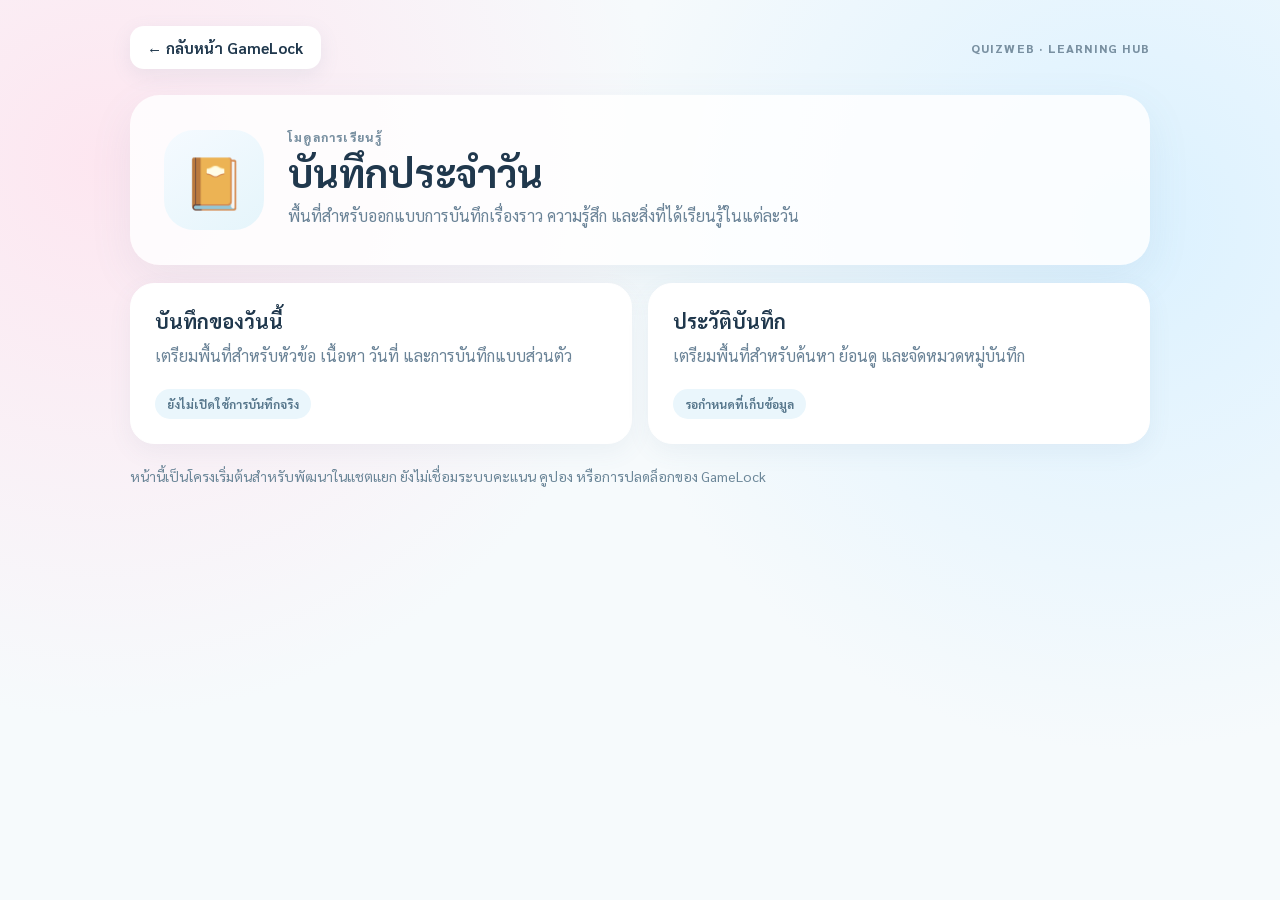
<file: docs/diary/index.html>
<!doctype html>
<html lang="th">
<head>
<meta charset="utf-8">
<meta name="viewport" content="width=device-width,initial-scale=1,viewport-fit=cover">
<meta name="quizweb-module" content="บันทึกประจำวัน">
<title>บันทึกประจำวัน · QuizWeb</title>
<style>@import url('https://fonts.googleapis.com/css2?family=Sarabun:wght@400;500;600;700;800&display=swap');
:root{color-scheme:light;--ink:#20384d;--muted:#6a8397;--line:#dfeaf2;--sky:#eaf6fc}
*{box-sizing:border-box}html,body{margin:0;min-height:100%;font-family:Sarabun,"Segoe UI",sans-serif;color:var(--ink)}
body{background:radial-gradient(circle at 8% 18%,#fde6f0,transparent 40%),radial-gradient(circle at 88% 25%,#dbf1ff,transparent 40%),#f6fafc}
.wrap{max-width:1060px;margin:auto;padding:26px 20px 68px}
.top{display:flex;align-items:center;justify-content:space-between;gap:14px}
.back{border:0;background:white;box-shadow:0 6px 20px #6387a01c;border-radius:14px;padding:12px 18px;color:var(--ink);font:700 15px Sarabun;cursor:pointer;text-decoration:none}
.eyebrow{font-size:12px;letter-spacing:.10em;color:#7990a1;font-weight:800;text-transform:uppercase}
.hero{margin-top:26px;background:rgba(255,255,255,.84);padding:34px;border-radius:30px;box-shadow:0 14px 44px #5d829a17;display:flex;gap:24px;align-items:center}
.heroIcon{flex-shrink:0;width:100px;height:100px;display:grid;place-items:center;border-radius:30px;font-size:50px;background:linear-gradient(145deg,#f5faff,#e5f5fb)}
h1{margin:4px 0 8px;font-size:clamp(26px,4vw,39px);line-height:1.16}
p{margin:0;color:var(--muted);line-height:1.8}.grid{display:grid;grid-template-columns:repeat(2,minmax(0,1fr));gap:16px;margin-top:18px}
.panel{padding:24px;border-radius:24px;background:#fff;box-shadow:0 8px 25px #54758a12;border:1px solid #fff}
.panel h2{font-size:20px;margin:0 0 8px}.tag{display:inline-block;margin-top:18px;border-radius:999px;background:var(--sky);padding:7px 12px;font-size:12px;font-weight:700;color:#58788d}
.tabs{display:flex;gap:10px;margin-top:20px}.tabs button{border:0;border-radius:14px;padding:12px 19px;background:white;color:#51768b;font:700 15px Sarabun;cursor:pointer}
.tabs button.active{background:#d7effb;color:#174967}.hidden{display:none!important}.notice{margin-top:20px;color:#6b8698;font-size:14px}
@media(max-width:620px){.wrap{padding:14px 13px 40px}.hero{padding:20px;gap:12px}.heroIcon{width:70px;height:70px;border-radius:20px;font-size:35px}.grid{grid-template-columns:1fr}.panel{padding:20px}}
</style>
</head>
<body>
<main class="wrap">
<header class="top"><a class="back" href="../gamelock-client.html">← กลับหน้า GameLock</a><span class="eyebrow">QuizWeb · Learning Hub</span></header>
<section class="hero"><div class="heroIcon">📔</div><div><div class="eyebrow">โมดูลการเรียนรู้</div><h1>บันทึกประจำวัน</h1><p>พื้นที่สำหรับออกแบบการบันทึกเรื่องราว ความรู้สึก และสิ่งที่ได้เรียนรู้ในแต่ละวัน</p></div></section>
<section class="grid"><article class="panel"><h2>บันทึกของวันนี้</h2><p>เตรียมพื้นที่สำหรับหัวข้อ เนื้อหา วันที่ และการบันทึกแบบส่วนตัว</p><span class="tag">ยังไม่เปิดใช้การบันทึกจริง</span></article><article class="panel"><h2>ประวัติบันทึก</h2><p>เตรียมพื้นที่สำหรับค้นหา ย้อนดู และจัดหมวดหมู่บันทึก</p><span class="tag">รอกำหนดที่เก็บข้อมูล</span></article></section>
<p class="notice">หน้านี้เป็นโครงเริ่มต้นสำหรับพัฒนาในแชตแยก ยังไม่เชื่อมระบบคะแนน คูปอง หรือการปลดล็อกของ GameLock</p>
</main>
</body>
</html>
</file>
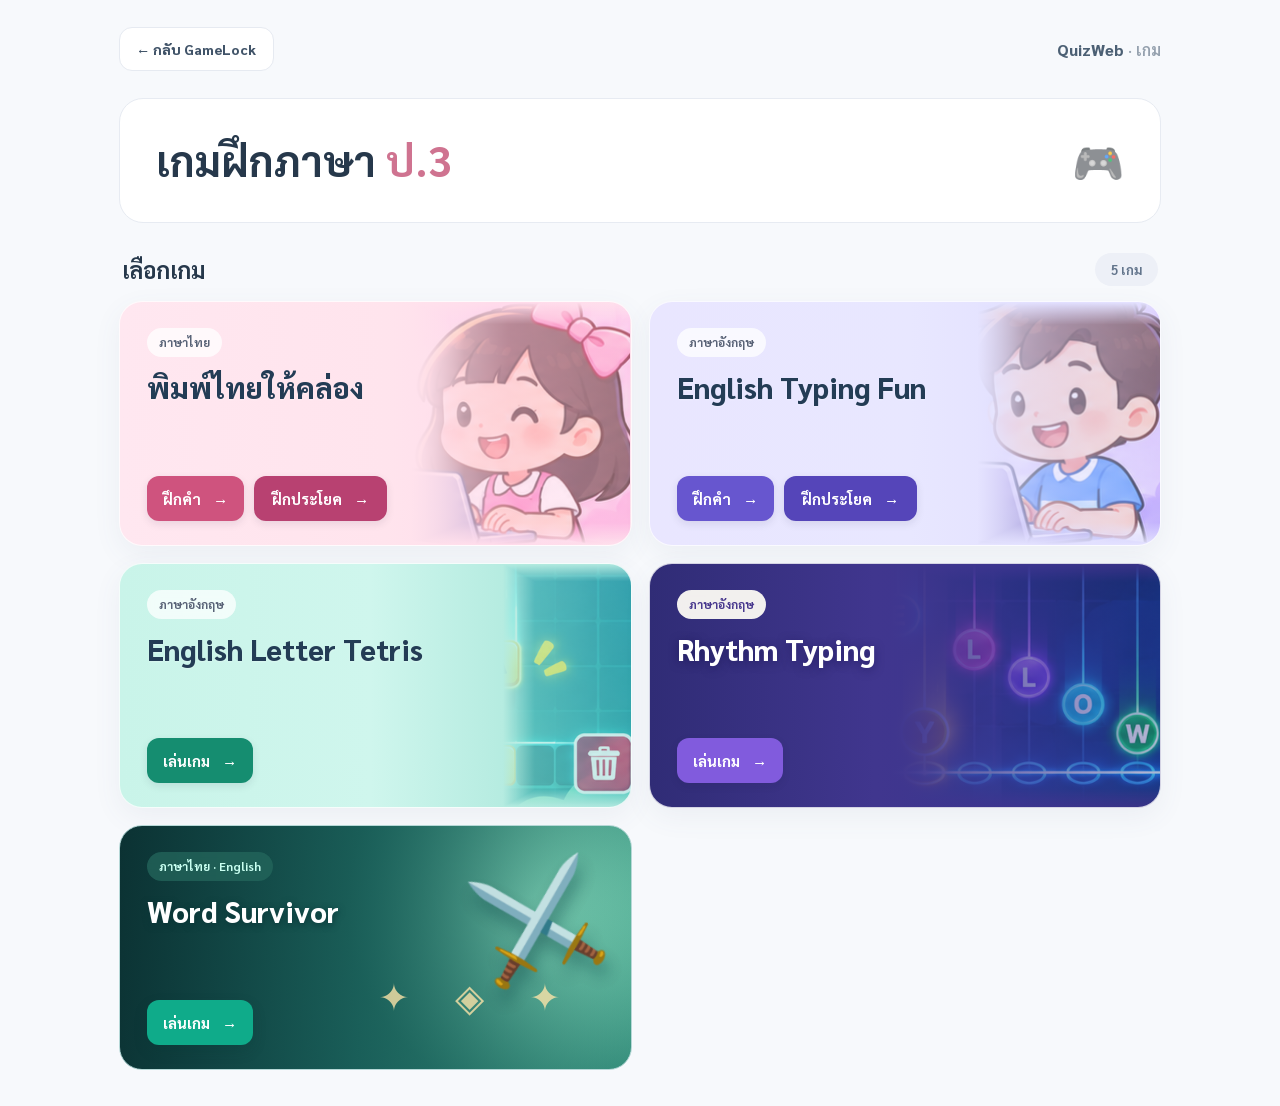
<file: docs/games/index.html>
<!doctype html>
<html lang="th">
<head>
  <meta charset="utf-8">
  <meta name="viewport" content="width=device-width,initial-scale=1,viewport-fit=cover">
  <meta name="quizweb-module" content="เกม">
  <meta name="theme-color" content="#f8fafc">
  <title>เกมฝึกภาษา ป.3 · QuizWeb</title>
  <link rel="preconnect" href="https://fonts.googleapis.com">
  <link rel="preconnect" href="https://fonts.gstatic.com" crossorigin>
  <link href="https://fonts.googleapis.com/css2?family=Sarabun:wght@400;500;600;700;800&display=swap" rel="stylesheet">
  <link rel="stylesheet" href="assets/typing.css?v=gh-r18">
  <script src="assets/home.js?v=gh-r18" defer></script>
</head>
<body class="home-page">
  <main class="site-shell">
    <header class="topbar">
      <a class="back-link" href="../gamelock-client.html">← กลับ GameLock</a>
      <span class="brand">QuizWeb <span class="brand-muted">· เกม</span></span>
    </header>
    <section class="home-hero" aria-labelledby="page-title">
      <div class="hero-copy">
        <h1 id="page-title">เกมฝึกภาษา <span class="highlight-pink">ป.3</span></h1>
      </div>
      <div class="simple-hero-icon" aria-hidden="true">🎮</div>
    </section>
    <div class="section-heading"><h2>เลือกเกม</h2><span class="count-badge">5 เกม</span></div>
    <section class="game-grid" id="gameGrid" aria-label="เกมฝึกภาษา">
      <article class="game-card thai-card" data-game-id="typing-th" data-order="1">
        <span class="game-label">ภาษาไทย</span>
        <h3 class="game-title">พิมพ์ไทยให้คล่อง</h3>
        <div class="card-footer"><a class="play-link" href="thai/index.html?mode=words">ฝึกคำ <span aria-hidden="true">→</span></a><a class="play-link sentence-button" href="thai/index.html?mode=sentences">ฝึกประโยค <span aria-hidden="true">→</span></a></div>
      </article>
      <article class="game-card english-card" data-game-id="typing-en" data-order="2">
        <span class="game-label">ภาษาอังกฤษ</span>
        <h3 class="game-title">English Typing</h3>
        <div class="card-footer"><a class="play-link" href="english/index.html?mode=words">ฝึกคำ <span aria-hidden="true">→</span></a><a class="play-link sentence-button" href="english/index.html?mode=sentences">ฝึกประโยค <span aria-hidden="true">→</span></a></div>
      </article>
      <article class="game-card tetris-card" data-game-id="letter-tetris-en" data-order="3">
        <span class="game-label">ภาษาอังกฤษ</span>
        <h3 class="game-title">Letter Tetris</h3>
        <div class="card-footer"><a class="play-link" href="tetris/index.html">เล่นเกม <span aria-hidden="true">→</span></a></div>
      </article>
      <article class="game-card rhythm-card" data-game-id="typing-rhythm-en" data-order="4">
        <span class="game-label">ภาษาอังกฤษ</span>
        <h3 class="game-title">Rhythm Typing</h3>
        <div class="card-footer"><a class="play-link" href="rhythm/index.html">เล่นเกม <span aria-hidden="true">→</span></a></div>
      </article>
      <article class="game-card survivor-card" data-game-id="word-survivor" data-order="5">
        <span class="game-label">ภาษาไทย · English</span>
        <h3 class="game-title">Word Survivor</h3>
        <div class="card-footer"><a class="play-link" href="survivor/index.html">เล่นเกม <span aria-hidden="true">→</span></a></div>
      </article>
    </section>
    <p id="emptyGames" class="empty-games" hidden>ยังไม่มีเกมที่เปิดให้เล่น</p>
  </main>
</body>
</html>
</file>
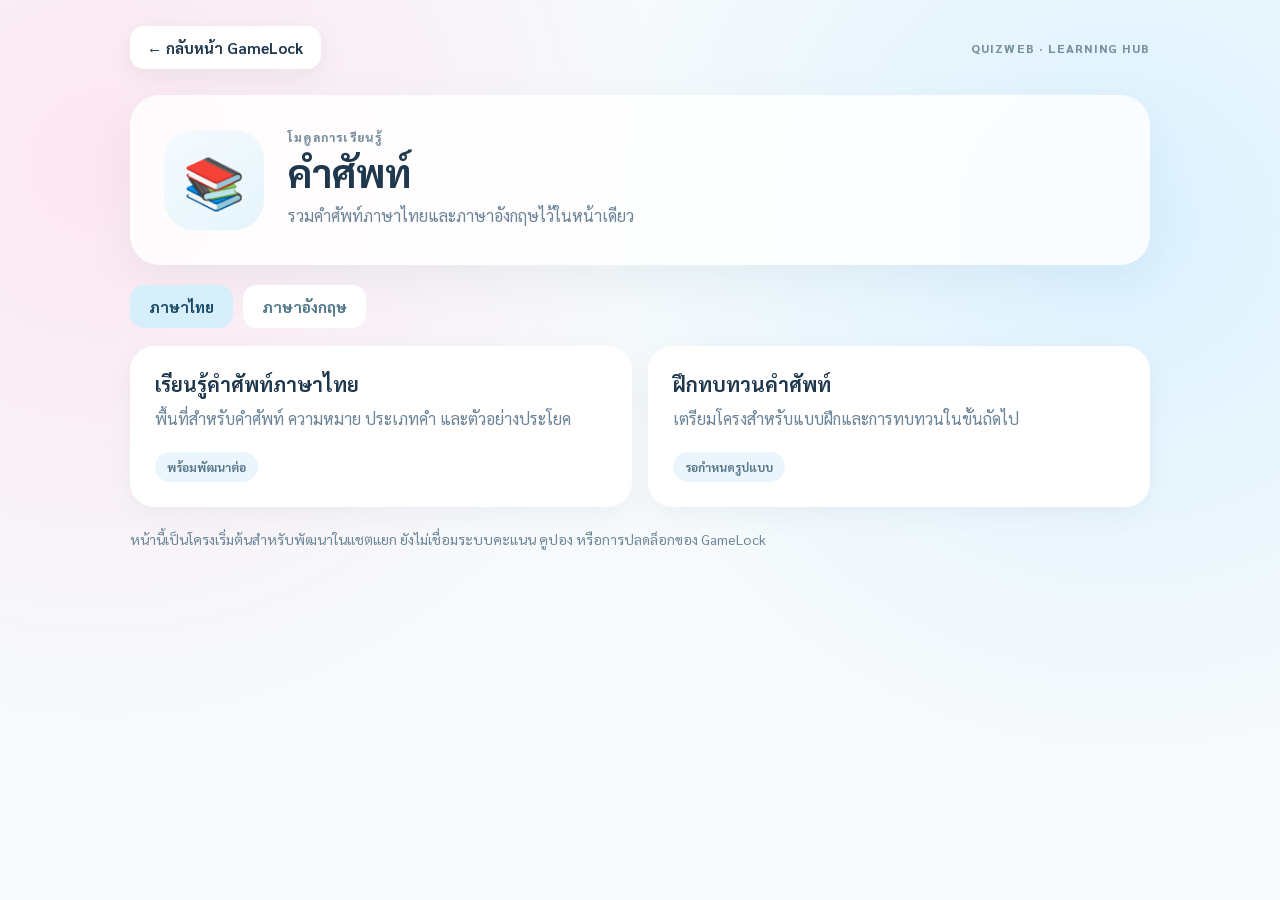
<file: docs/vocab/index.html>
<!doctype html>
<html lang="th">
<head>
<meta charset="utf-8">
<meta name="viewport" content="width=device-width,initial-scale=1,viewport-fit=cover">
<meta name="quizweb-module" content="คำศัพท์">
<title>คำศัพท์ · QuizWeb</title>
<style>@import url('https://fonts.googleapis.com/css2?family=Sarabun:wght@400;500;600;700;800&display=swap');
:root{color-scheme:light;--ink:#20384d;--muted:#6a8397;--line:#dfeaf2;--sky:#eaf6fc}
*{box-sizing:border-box}html,body{margin:0;min-height:100%;font-family:Sarabun,"Segoe UI",sans-serif;color:var(--ink)}
body{background:radial-gradient(circle at 8% 18%,#fde6f0,transparent 40%),radial-gradient(circle at 88% 25%,#dbf1ff,transparent 40%),#f6fafc}
.wrap{max-width:1060px;margin:auto;padding:26px 20px 68px}
.top{display:flex;align-items:center;justify-content:space-between;gap:14px}
.back{border:0;background:white;box-shadow:0 6px 20px #6387a01c;border-radius:14px;padding:12px 18px;color:var(--ink);font:700 15px Sarabun;cursor:pointer;text-decoration:none}
.eyebrow{font-size:12px;letter-spacing:.10em;color:#7990a1;font-weight:800;text-transform:uppercase}
.hero{margin-top:26px;background:rgba(255,255,255,.84);padding:34px;border-radius:30px;box-shadow:0 14px 44px #5d829a17;display:flex;gap:24px;align-items:center}
.heroIcon{flex-shrink:0;width:100px;height:100px;display:grid;place-items:center;border-radius:30px;font-size:50px;background:linear-gradient(145deg,#f5faff,#e5f5fb)}
h1{margin:4px 0 8px;font-size:clamp(26px,4vw,39px);line-height:1.16}
p{margin:0;color:var(--muted);line-height:1.8}.grid{display:grid;grid-template-columns:repeat(2,minmax(0,1fr));gap:16px;margin-top:18px}
.panel{padding:24px;border-radius:24px;background:#fff;box-shadow:0 8px 25px #54758a12;border:1px solid #fff}
.panel h2{font-size:20px;margin:0 0 8px}.tag{display:inline-block;margin-top:18px;border-radius:999px;background:var(--sky);padding:7px 12px;font-size:12px;font-weight:700;color:#58788d}
.tabs{display:flex;gap:10px;margin-top:20px}.tabs button{border:0;border-radius:14px;padding:12px 19px;background:white;color:#51768b;font:700 15px Sarabun;cursor:pointer}
.tabs button.active{background:#d7effb;color:#174967}.hidden{display:none!important}.notice{margin-top:20px;color:#6b8698;font-size:14px}
@media(max-width:620px){.wrap{padding:14px 13px 40px}.hero{padding:20px;gap:12px}.heroIcon{width:70px;height:70px;border-radius:20px;font-size:35px}.grid{grid-template-columns:1fr}.panel{padding:20px}}
</style>
</head>
<body>
<main class="wrap">
<header class="top"><a class="back" href="../gamelock-client.html">← กลับหน้า GameLock</a><span class="eyebrow">QuizWeb · Learning Hub</span></header>
<section class="hero"><div class="heroIcon">📚</div><div><div class="eyebrow">โมดูลการเรียนรู้</div><h1>คำศัพท์</h1><p>รวมคำศัพท์ภาษาไทยและภาษาอังกฤษไว้ในหน้าเดียว</p></div></section>
<nav class="tabs" aria-label="เลือกภาษา"><button class="active" type="button" data-lang="thai">ภาษาไทย</button><button type="button" data-lang="english">ภาษาอังกฤษ</button></nav>
<section id="thai" class="grid"><article class="panel"><h2>เรียนรู้คำศัพท์ภาษาไทย</h2><p>พื้นที่สำหรับคำศัพท์ ความหมาย ประเภทคำ และตัวอย่างประโยค</p><span class="tag">พร้อมพัฒนาต่อ</span></article><article class="panel"><h2>ฝึกทบทวนคำศัพท์</h2><p>เตรียมโครงสำหรับแบบฝึกและการทบทวนในขั้นถัดไป</p><span class="tag">รอกำหนดรูปแบบ</span></article></section>
<section id="english" class="grid hidden"><article class="panel"><h2>English vocabulary</h2><p>พื้นที่คำศัพท์ คำอ่าน ความหมาย และตัวอย่างการใช้งาน</p><span class="tag">พร้อมพัฒนาต่อ</span></article><article class="panel"><h2>Practice</h2><p>เตรียมโครงสำหรับการฟัง สะกดคำ และทบทวน</p><span class="tag">รอกำหนดรูปแบบ</span></article></section>
<p class="notice">หน้านี้เป็นโครงเริ่มต้นสำหรับพัฒนาในแชตแยก ยังไม่เชื่อมระบบคะแนน คูปอง หรือการปลดล็อกของ GameLock</p>
</main>
<script>document.querySelectorAll('[data-lang]').forEach(b=>b.addEventListener('click',()=>{document.querySelectorAll('[data-lang]').forEach(x=>x.classList.toggle('active',x===b));document.getElementById('thai').classList.toggle('hidden',b.dataset.lang!=='thai');document.getElementById('english').classList.toggle('hidden',b.dataset.lang!=='english') }));</script>
</body>
</html>
</file>
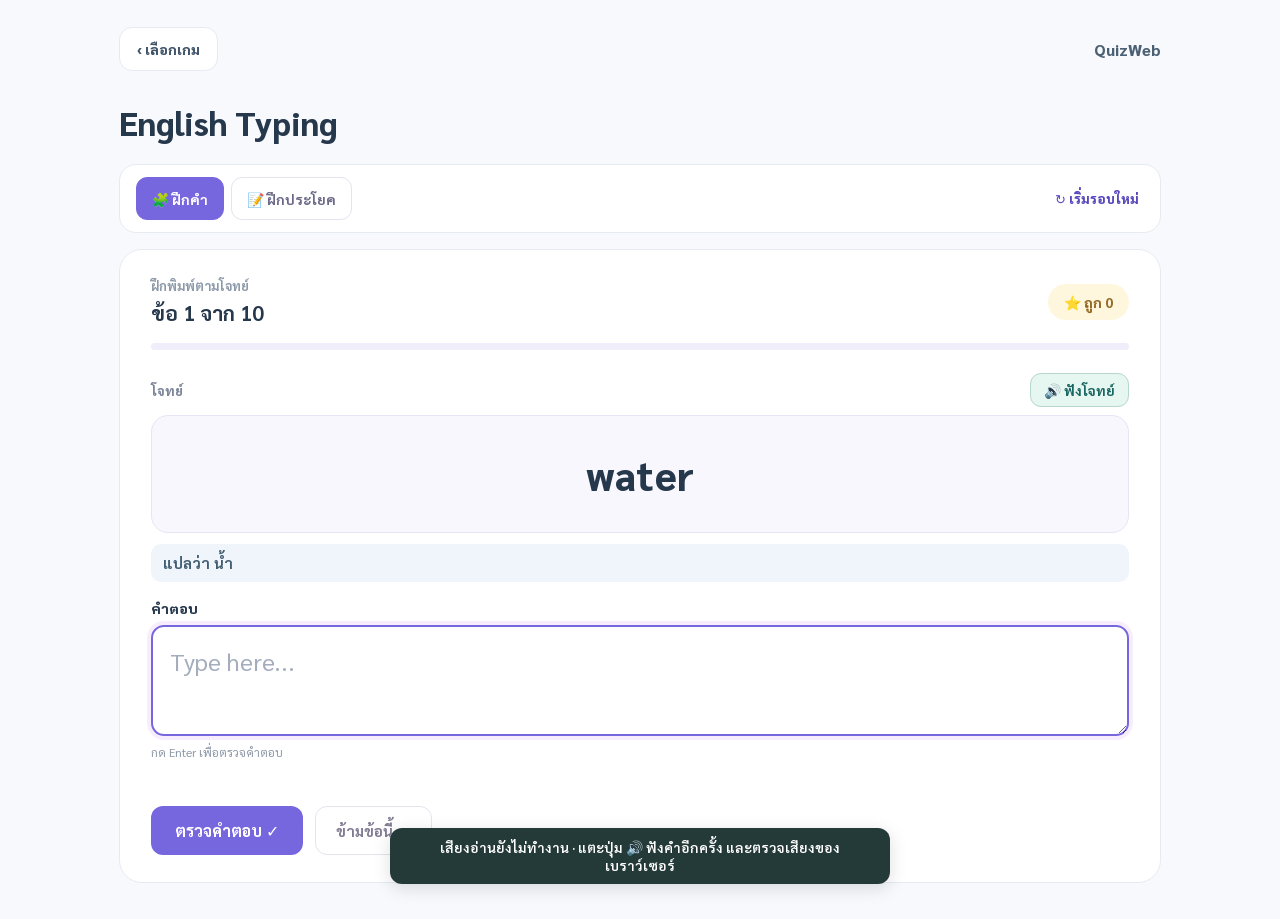
<file: docs/games/english/index.html>
<!doctype html>
<html lang="th">
<head>
  <meta charset="utf-8">
  <meta name="viewport" content="width=device-width,initial-scale=1,viewport-fit=cover">
  <meta name="quizweb-module" content="เกม">
  <meta name="theme-color" content="#f7f8ff">
  <title>English Typing Fun · ป.3</title>
    <link rel="preconnect" href="https://fonts.googleapis.com">
  <link rel="preconnect" href="https://fonts.gstatic.com" crossorigin>
  <link href="https://fonts.googleapis.com/css2?family=Sarabun:wght@400;500;600;700;800&display=swap" rel="stylesheet">
  <link rel="stylesheet" href="../assets/typing.css?v=r20">
  <link rel="stylesheet" href="../assets/tts-r17.css?v=r17">
  <script src="../assets/questions.js?v=r20" defer></script>
  <script src="../assets/speech.js?v=r23" defer></script>
  <script src="../assets/typing.js?v=r20" defer></script>
</head>
<body class="play-page english-theme" data-language="en">
  <main class="site-shell play-shell">
    <header class="topbar"><a class="back-link" href="../index.html">‹ เลือกเกม</a><a class="brand brand-link" href="../../gamelock-client.html">QuizWeb</a></header>
    <section class="play-heading"><div><h1>English Typing</h1></div></section>
    <section class="play-controls" aria-label="เลือกรูปแบบเกม"><div class="mode-buttons" role="group" aria-label="รูปแบบฝึก"><button type="button" class="mode-button" data-mode="words" aria-pressed="true">🧩 ฝึกคำ</button><button type="button" class="mode-button" data-mode="sentences" aria-pressed="false">📝 ฝึกประโยค</button></div><button id="restartButton" class="restart-button" type="button">↻ เริ่มรอบใหม่</button></section>
    <section class="practice-card" id="practiceCard" aria-labelledby="practiceTitle">
      <div class="practice-header"><div><p class="eyebrow" id="practiceTitle">ฝึกพิมพ์ตามโจทย์</p><strong class="question-count" id="questionCount">ข้อ 1 จาก 10</strong></div><span class="score-pill" id="scoreText">⭐ ถูก 0</span></div>
      <div class="progress-track" role="progressbar" aria-label="ความคืบหน้า" aria-valuemin="0" aria-valuemax="10" aria-valuenow="0" id="progressBar"><div class="progress-fill" id="progressFill"></div></div>
      <div class="prompt-tts"><p class="prompt-label">โจทย์</p><button type="button" id="listenButton" class="listen-button" title="ฟังโจทย์เสียงไทย">🔊 ฟังโจทย์</button></div>
      <div class="target-text" id="targetText" aria-label="โจทย์ฝึกพิมพ์"></div>
      <p id="targetMeaning" class="target-meaning" aria-label="ความหมายภาษาไทย" hidden></p>
      <label class="input-label" for="typingInput">คำตอบ</label>
      <textarea id="typingInput" class="typing-input" rows="2" spellcheck="false" autocomplete="off" autocapitalize="off" aria-describedby="inputHelp feedback" placeholder="Type here..."></textarea>
      <p class="input-help" id="inputHelp">กด Enter เพื่อตรวจคำตอบ</p>
      <p class="feedback" id="feedback" role="status" aria-live="polite"></p>
      <div class="practice-actions"><button id="checkButton" class="primary-button" type="button">ตรวจคำตอบ ✓</button><button id="skipButton" class="quiet-button" type="button">ข้ามข้อนี้ →</button></div>
    </section>
    <section class="result-card" id="resultCard" hidden aria-live="polite"><span class="result-medal" aria-hidden="true">🏆</span><h2 id="resultTitle">เก่งมาก!</h2><p id="resultMessage"></p><div class="results"><div><strong id="resultCorrect">0/10</strong><span>ข้อที่ทำได้</span></div><div><strong id="resultSkipped">0</strong><span>ข้อที่ข้าม</span></div><div><strong id="resultTime">0:00</strong><span>เวลาที่ใช้</span></div></div><div class="result-actions"><button id="playAgainButton" class="primary-button" type="button">ฝึกอีกครั้ง ↻</button><a class="quiet-button result-link" href="../index.html">เลือกเกมอื่น</a></div></section>
    
  </main>
</body>
</html>
</file>
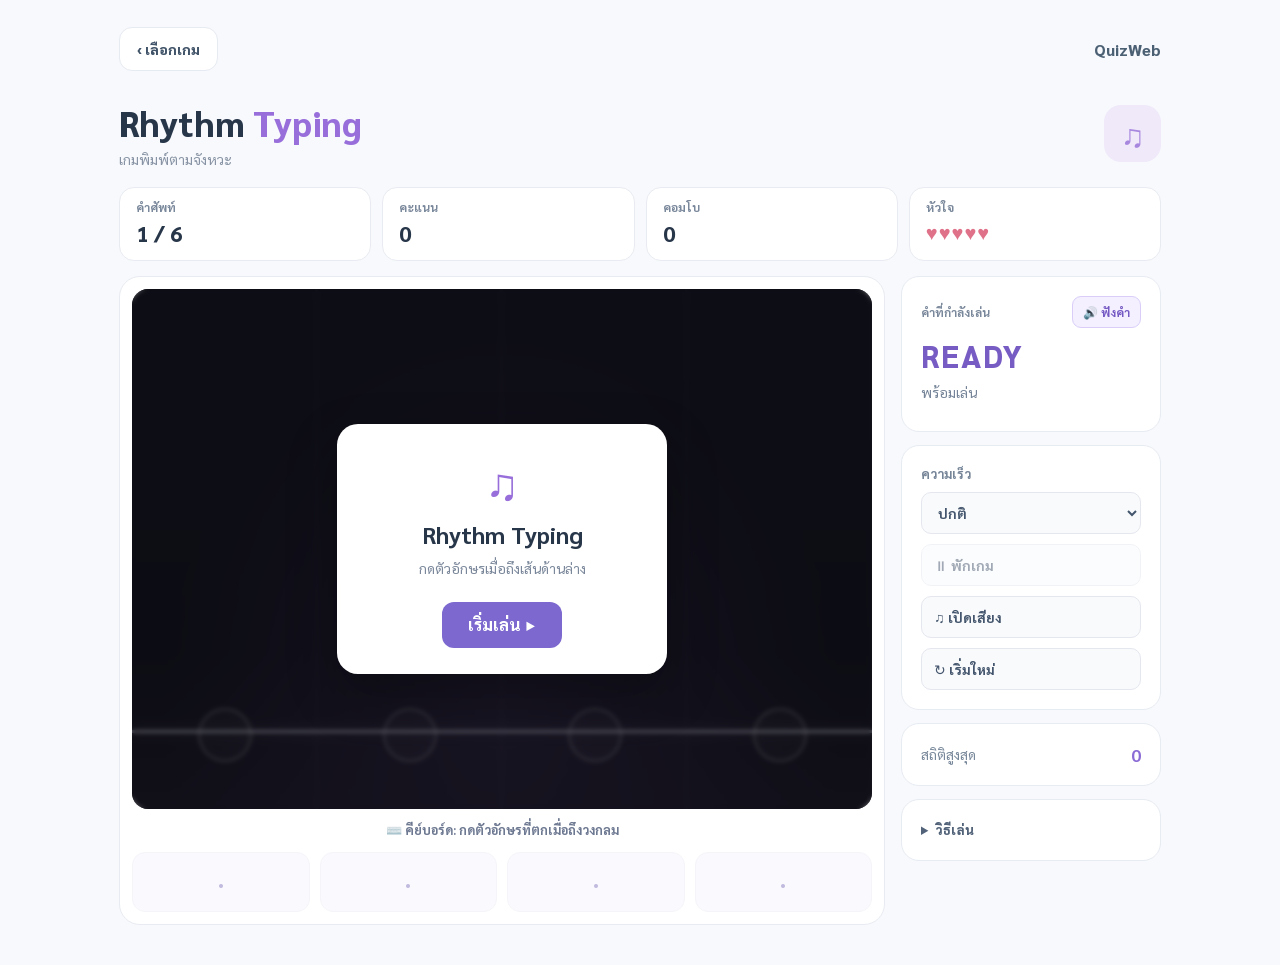
<file: docs/games/rhythm/index.html>
<!doctype html>
<html lang="th">
<head>
  <meta charset="utf-8">
  <meta name="viewport" content="width=device-width,initial-scale=1,viewport-fit=cover">
  <meta name="theme-color" content="#f7f9fc">
  <meta name="quizweb-module" content="เกม">
  <title>Rhythm Typing · QuizWeb</title>
  <link rel="preconnect" href="https://fonts.googleapis.com">
  <link rel="preconnect" href="https://fonts.gstatic.com" crossorigin>
  <link href="https://fonts.googleapis.com/css2?family=Sarabun:wght@400;500;600;700;800&display=swap" rel="stylesheet">
  <link rel="stylesheet" href="../assets/typing.css?v=r6">
  <link rel="stylesheet" href="rhythm.css?v=r6">
  <script src="../assets/speech.js?v=r23" defer></script>
  <script src="rhythm.js?v=r20" defer></script>
</head>
<body class="rhythm-page">
  <main class="site-shell rhythm-shell">
    <header class="topbar">
      <a class="back-link" href="../index.html">‹ เลือกเกม</a>
      <a class="brand brand-link" href="../../gamelock-client.html">QuizWeb</a>
    </header>

    <header class="rhythm-title"><div><h1>Rhythm <span>Typing</span></h1><p>เกมพิมพ์ตามจังหวะ</p></div><span class="rhythm-icon" aria-hidden="true">♫</span></header>

    <section class="rhythm-stats" aria-label="คะแนนระหว่างเล่น">
      <div><span>คำศัพท์</span><strong id="roundText">1 / 6</strong></div>
      <div><span>คะแนน</span><strong id="scoreText">0</strong></div>
      <div><span>คอมโบ</span><strong id="comboText">0</strong></div>
      <div><span>หัวใจ</span><strong id="heartText" aria-label="หัวใจ 5 ดวง">♥♥♥♥♥</strong></div>
    </section>

    <div class="rhythm-layout">
      <section class="rhythm-main" aria-label="เกมพิมพ์ตามจังหวะ">
        <div class="rhythm-board" id="rhythmBoard" tabindex="0" aria-label="สนามเกม 4 ช่อง กดตัวอักษรตามที่ตก หรือแตะช่องเมื่อถึงเส้นตัดสิน">
          <div class="lane-surface" id="laneSurface" aria-hidden="true">
            <div class="lane" data-lane="0"></div>
            <div class="lane" data-lane="1"></div>
            <div class="lane" data-lane="2"></div>
            <div class="lane" data-lane="3"></div>
            <div id="notesLayer" class="notes-layer"></div>
            <div class="hit-line"></div>
            <div class="hit-circles"><span></span><span></span><span></span><span></span></div>
            <div class="judge-text" id="judgeText"></div>
            <div class="rhythm-speech-cue" id="rhythmSpeechCue" hidden>🔊 ฟังคำศัพท์</div>
          </div>

          <div class="game-overlay" id="gameOverlay">
            <div class="overlay-content">
              <span class="overlay-symbol" id="overlaySymbol" aria-hidden="true">♫</span>
              <h2 id="overlayTitle">Rhythm Typing</h2>
              <p id="overlayMessage">กดตัวอักษรเมื่อถึงเส้นด้านล่าง</p>
              <button class="overlay-play" id="overlayPlay" type="button">เริ่มเล่น ▶</button>
            </div>
          </div>
        </div>
        <p class="rhythm-keyboard-hint">⌨️ คีย์บอร์ด: กดตัวอักษรที่ตกเมื่อถึงวงกลม</p>
        <div class="rhythm-touch" aria-label="ปุ่มกดสำหรับมือถือ">
          <button type="button" data-pad="0" aria-label="กดช่อง 1" disabled>·</button>
          <button type="button" data-pad="1" aria-label="กดช่อง 2" disabled>·</button>
          <button type="button" data-pad="2" aria-label="กดช่อง 3" disabled>·</button>
          <button type="button" data-pad="3" aria-label="กดช่อง 4" disabled>·</button>
        </div>
      </section>
      <aside class="rhythm-aside">
        <div class="rhythm-word"><div class="rhythm-word-head"><span>คำที่กำลังเล่น</span><button id="repeatWordButton" type="button" aria-label="ฟังคำศัพท์อีกครั้ง">🔊 ฟังคำ</button></div><strong id="wordText">READY</strong><small id="meaningText">พร้อมเล่น</small><div class="word-letters" id="wordLetters"></div></div>
        <div class="rhythm-tools">
          <label for="tempoSelect">ความเร็ว</label>
          <select id="tempoSelect"><option value="normal">ปกติ</option><option value="slow">ช้า</option></select>
          <button id="pauseButton" type="button" disabled>⏸ พักเกม</button>
          <button id="soundButton" type="button" aria-pressed="true">♫ เปิดเสียง</button>
          <button id="restartButton" type="button">↻ เริ่มใหม่</button>
        </div>
        <div class="rhythm-best">สถิติสูงสุด <strong id="bestText">0</strong></div>
        <details class="rhythm-help"><summary>วิธีเล่น</summary><p>คอมพิวเตอร์: กด A–Z ตามตัวอักษรที่ตก เมื่อถึงวงกลมด้านล่าง</p><p>มือถือ: แตะช่องด้านล่างให้ตรงจังหวะ</p><p>ตรงจังหวะมากได้ PERFECT และคะแนนมากขึ้น</p></details>
      </aside>
    </div>
  </main>
</body>
</html>
</file>
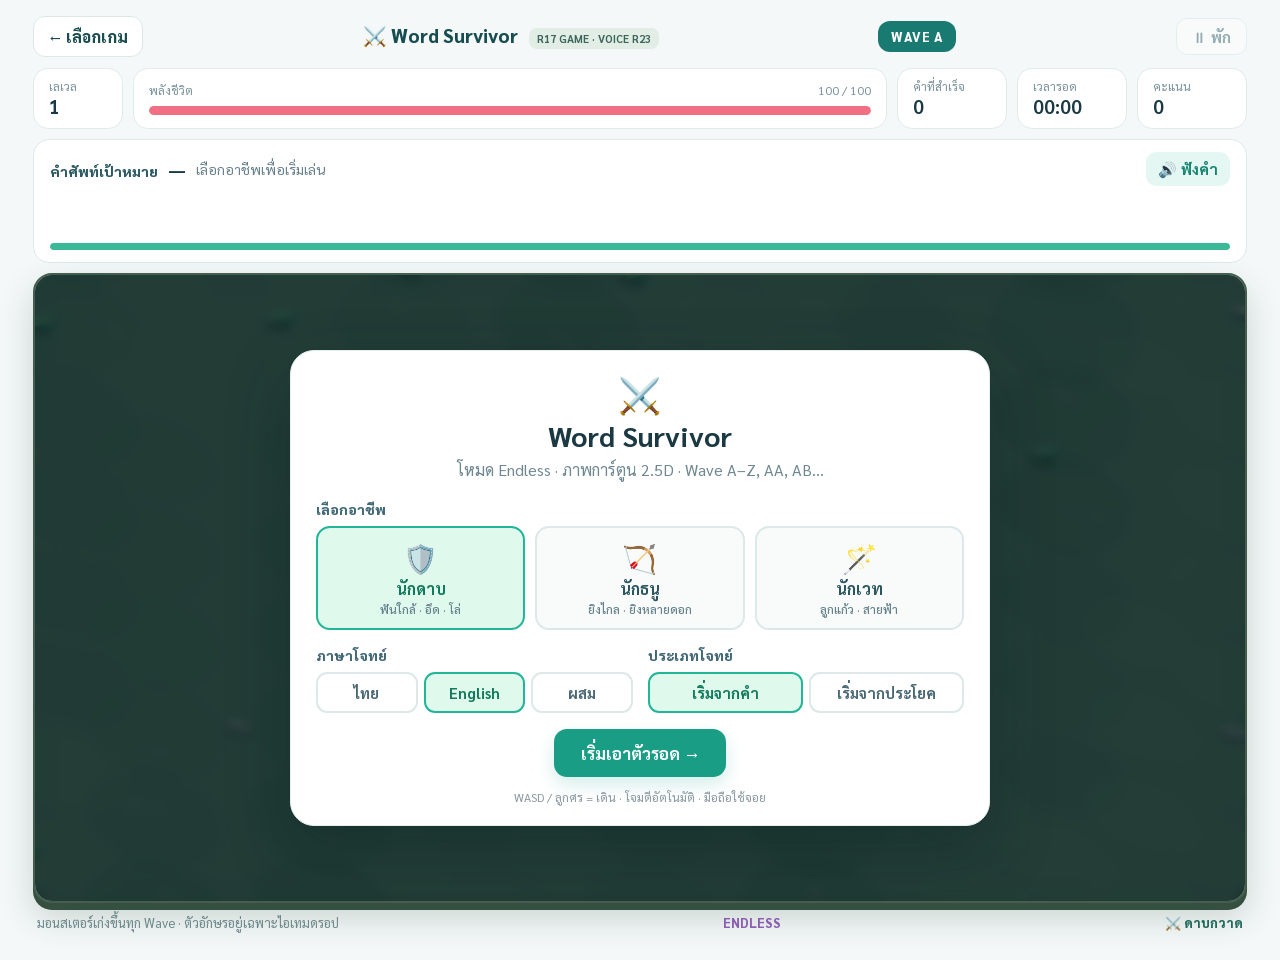
<file: docs/games/survivor/index.html>
<!doctype html>
<html lang="th">
<head>
  <meta charset="utf-8"><meta name="viewport" content="width=device-width,initial-scale=1,viewport-fit=cover,user-scalable=no">
  <meta name="theme-color" content="#103b38"><meta name="quizweb-module" content="games">
  <title>Word Survivor · QuizWeb</title>
  <link rel="preconnect" href="https://fonts.googleapis.com"><link rel="preconnect" href="https://fonts.gstatic.com" crossorigin>
  <link href="https://fonts.googleapis.com/css2?family=Sarabun:wght@400;500;600;700;800&display=swap" rel="stylesheet">
  <link rel="stylesheet" href="survivor.css?v=r17"><script src="words.js?v=r17" defer></script><script src="soft-art.js?v=r17" defer></script><script src="../assets/speech.js?v=r23" defer></script><script src="survivor.js?v=r20" defer></script>
</head>
<body>
<div class="app-shell">
 <header class="topbar"><a class="back-link" href="../index.html">← เลือกเกม</a><span class="brand">⚔️ Word Survivor <small class="version-tag">R17 GAME · VOICE R23</small></span><span class="wave-pill" id="waveText" aria-live="polite">WAVE A</span><button id="pauseBtn" class="top-btn" type="button" disabled>⏸ พัก</button></header>
 <section class="hud" aria-label="สถานะเกม">
  <div class="stat"><small>เลเวล</small><strong id="levelText">1</strong></div>
  <div class="stat hp-stat"><small>พลังชีวิต <span id="hpText">100 / 100</span></small><div class="meter hp"><i id="hpBar"></i></div></div>
  <div class="stat"><small>คำที่สำเร็จ</small><strong id="wordsText">0</strong></div>
  <div class="stat"><small>เวลารอด</small><strong id="timeText">00:00</strong></div>
  <div class="stat score-stat"><small>คะแนน</small><strong id="scoreText">0</strong></div>
 </section>
 <div class="quest-bar"><div class="quest-title"><span>คำศัพท์เป้าหมาย <strong id="questText">—</strong></span><span id="questMeaning">เลือกอาชีพเพื่อเริ่มเล่น</span><button id="speakBtn" title="ฟังคำศัพท์" type="button">🔊 ฟังคำ</button></div><div id="letterSlots" class="letter-slots" aria-label="ตัวอักษรที่เก็บได้"></div><div class="meter letters"><i id="letterBar"></i></div></div>
 <main class="stage" id="stage"><canvas id="arena" width="1050" height="630" aria-label="สนามเกม Word Survivor มุมเฉียงสูง 2.5D"></canvas>
  <div id="bossAlert" class="boss-alert" hidden>⚠️ บอสปรากฏตัว!</div>
  <div id="floatNote" class="float-note" aria-live="polite"></div>
  <div id="touchStick" class="touch-stick" aria-label="จอยเดินสำหรับหน้าจอสัมผัส"><div class="stick-base"><div id="stickKnob" class="stick-knob"></div></div></div>
  <div id="setupOverlay" class="overlay"><div class="modal setup-modal"><div class="modal-mark">⚔️</div><h1>Word Survivor</h1><p class="sub">โหมด Endless · ภาพการ์ตูน 2.5D · Wave A–Z, AA, AB…</p><div class="setup-label">เลือกอาชีพ</div>
   <div class="choice-grid" id="heroChoices"><button type="button" class="choice selected" data-hero="warrior"><span class="choice-emoji">🛡️</span><strong>นักดาบ</strong><small>ฟันใกล้ · อึด · โล่</small></button><button type="button" class="choice" data-hero="archer"><span class="choice-emoji">🏹</span><strong>นักธนู</strong><small>ยิงไกล · ยิงหลายดอก</small></button><button type="button" class="choice" data-hero="mage"><span class="choice-emoji">🪄</span><strong>นักเวท</strong><small>ลูกแก้ว · สายฟ้า</small></button></div>
   <div class="setup-bottom"><div><div class="setup-label">ภาษาโจทย์</div><div class="pills" id="languageChoices"><button type="button" data-language="th">ไทย</button><button type="button" class="selected" data-language="en">English</button><button type="button" data-language="mix">ผสม</button></div></div><div><div class="setup-label">ประเภทโจทย์</div><div class="pills" id="typeChoices"><button type="button" class="selected" data-type="word">เริ่มจากคำ</button><button type="button" data-type="phrase">เริ่มจากประโยค</button></div></div></div>
   <button id="startBtn" class="primary" type="button">เริ่มเอาตัวรอด →</button><p class="hint">WASD / ลูกศร = เดิน · โจมตีอัตโนมัติ · มือถือใช้จอย</p>
  </div></div>
  <div id="upgradeOverlay" class="overlay" hidden><div class="modal"><div class="modal-mark">✨</div><h2>เลเวลอัป!</h2><p class="sub">เลือกพลัง 1 อย่าง</p><div class="upgrade-grid" id="upgradeChoices"></div></div></div>
  <div id="pauseOverlay" class="overlay" hidden><div class="modal short"><div class="modal-mark">⏸</div><h2>พักเกม</h2><button class="primary" id="resumeBtn" type="button">เล่นต่อ</button></div></div>
  <div id="endOverlay" class="overlay" hidden><div class="modal short"><div class="modal-mark" id="endIcon">🏆</div><h2 id="endTitle">จบเกม</h2><p class="sub" id="endSummary"></p><p class="best" id="bestText"></p><button class="primary" id="retryBtn" type="button">เล่นอีกครั้ง</button><button class="quiet" id="changeHeroBtn" type="button">เปลี่ยนอาชีพ</button></div></div>
 </main>
 <footer class="footer"><span>มอนสเตอร์เก่งขึ้นทุก Wave · ตัวอักษรอยู่เฉพาะไอเทมดรอป</span><span id="awakeText">ENDLESS</span><span id="currentWeapon">⚔️ ดาบกวาด</span></footer>
</div>
</body>
</html>
</file>
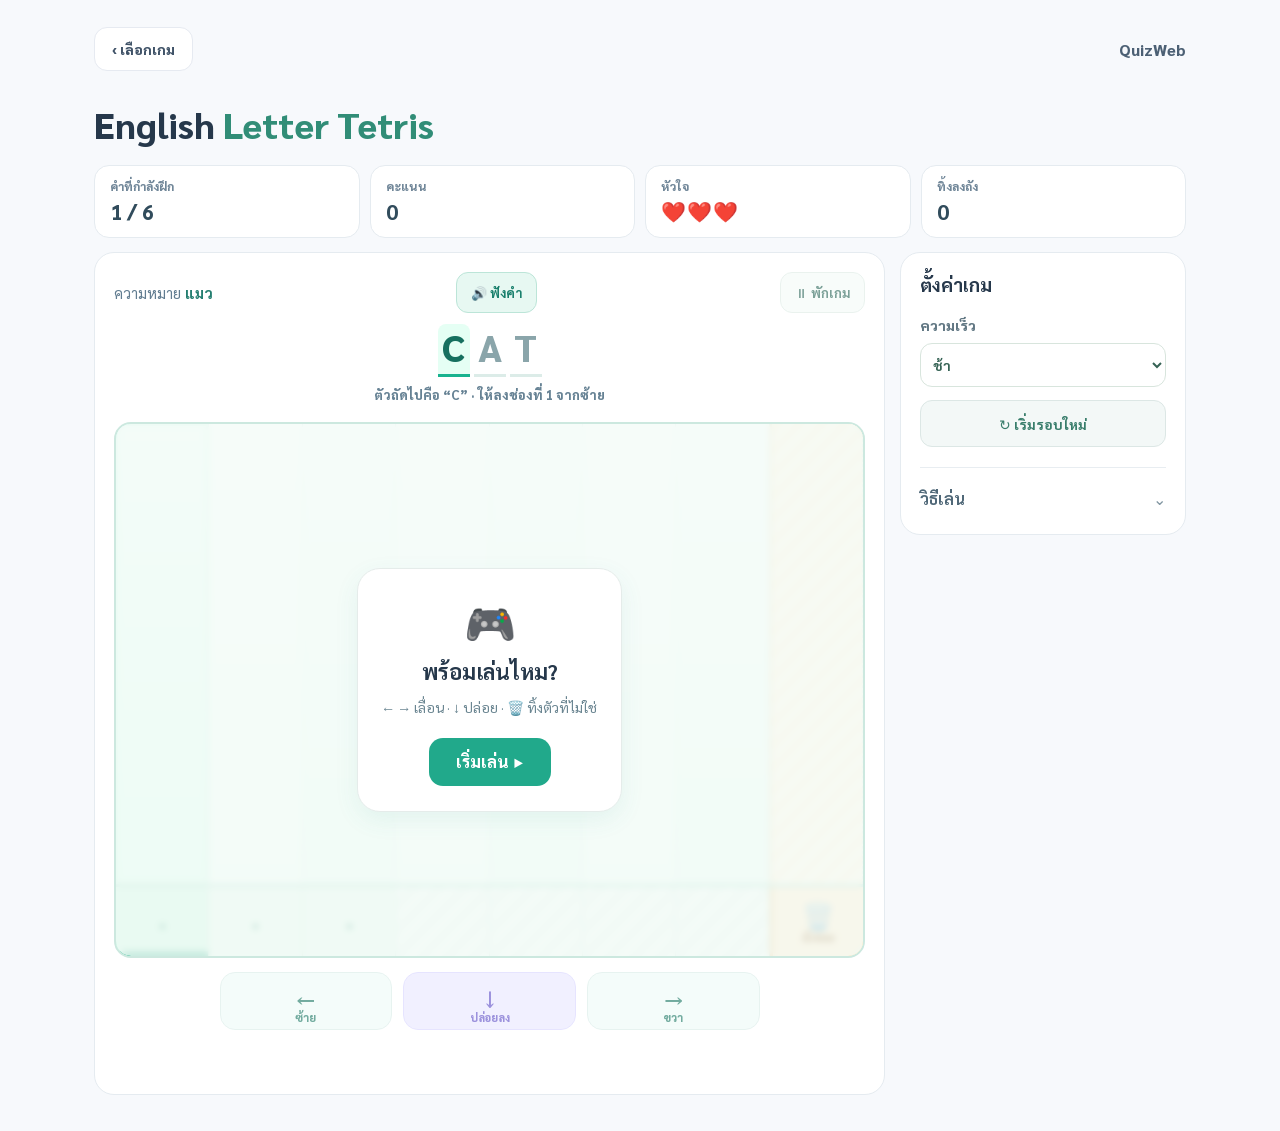
<file: docs/games/tetris/index.html>
<!doctype html>
<html lang="th">
<head>
  <meta charset="utf-8">
  <meta name="viewport" content="width=device-width,initial-scale=1,viewport-fit=cover">
  <meta name="quizweb-module" content="เกม">
  <meta name="theme-color" content="#effaf8">
  <title>English Letter Tetris · เกมคำศัพท์ ป.3</title>
    <link rel="preconnect" href="https://fonts.googleapis.com">
  <link rel="preconnect" href="https://fonts.gstatic.com" crossorigin>
  <link href="https://fonts.googleapis.com/css2?family=Sarabun:wght@400;500;600;700;800&display=swap" rel="stylesheet">
  <link rel="stylesheet" href="../assets/typing.css?v=r6">
  <link rel="stylesheet" href="tetris.css?v=r6">
  <script src="../assets/speech.js?v=r23" defer></script>
  <script src="tetris.js?v=r20" defer></script>
</head>
<body class="tetris-page">
  <main class="site-shell tetris-shell">
    <header class="topbar">
      <a class="back-link" href="../index.html">‹ เลือกเกม</a>
      <a class="brand brand-link" href="../../gamelock-client.html">QuizWeb</a>
    </header>

    <section class="tetris-hero">
      <div><h1>English <em>Letter Tetris</em></h1></div>
    </section>

    <section class="tetris-stats" aria-label="สถานะเกม">
      <div class="stat-item"><span>คำที่กำลังฝึก</span><strong id="levelText">1 / 6</strong></div>
      <div class="stat-item"><span>คะแนน</span><strong id="scoreText">0</strong></div>
      <div class="stat-item"><span>หัวใจ</span><strong id="livesText" aria-label="เหลือสามหัวใจ">❤️❤️❤️</strong></div>
      <div class="stat-item"><span>ทิ้งลงถัง</span><strong id="trashText">0</strong></div>
    </section>

    <section class="tetris-body">
      <div class="board-panel">
        <div class="word-topline">
          <div class="word-meaning">ความหมาย <strong id="wordMeaning">แมว</strong></div>
          <button id="speakWordButton" class="tiny-button speak-button" type="button" aria-label="ฟังคำศัพท์อีกครั้ง">🔊 ฟังคำ</button>
          <button id="pauseButton" type="button" class="tiny-button" disabled>⏸ พักเกม</button>
        </div>
        <div class="word-preview" id="wordPreview" aria-live="off" aria-label="คำศัพท์ที่ต้องเรียง"></div>
        <p class="next-instruction" id="nextInstruction"></p>

        <div class="board" id="board" tabindex="0" aria-label="สนามตัวอักษรตก มีเจ็ดช่องสะกดคำและช่องถังขยะทางขวาสุด">
          <div class="fall-zone" id="fallZone">
            <div class="lane-grid" id="laneGrid" aria-hidden="true"></div>
            <div class="falling-letter" id="fallingLetter" hidden aria-hidden="true">A</div>
          </div>
          <div class="floor-zone" id="floorZone" aria-hidden="true"></div>
          <div class="board-overlay" id="boardOverlay">
            <div class="overlay-card">
              <span class="overlay-emoji" id="overlayEmoji" aria-hidden="true">🎮</span>
              <h2 id="overlayTitle">พร้อมเล่นแล้วหรือยัง?</h2>
              <p id="overlayMessage">← → เลื่อน · ↓ ปล่อย · 🗑️ ทิ้งตัวที่ไม่ใช่</p>
              <button class="overlay-action" id="overlayAction" type="button">เริ่มเล่น ▶</button>
            </div>
          </div>
          <div class="board-toast" id="boardToast" hidden aria-live="polite"></div>
        </div>

        <div class="touch-controls" aria-label="ปุ่มควบคุมตัวอักษร">
          <button type="button" class="arrow-control" id="leftButton" disabled aria-label="เลื่อนไปทางซ้าย">← <span>ซ้าย</span></button>
          <button type="button" class="drop-control" id="dropButton" disabled aria-label="ปล่อยตัวอักษรลงทันที">↓ <span>ปล่อยลง</span></button>
          <button type="button" class="arrow-control" id="rightButton" disabled aria-label="เลื่อนไปทางขวา">→ <span>ขวา</span></button>
        </div>
        <p class="tetris-feedback" id="feedback" role="status" aria-live="polite"></p>
      </div>

      <aside class="help-panel">
        <h2>ตั้งค่าเกม</h2>
        <label class="speed-field" for="speedSelect">ความเร็ว</label>
        <select id="speedSelect" class="speed-select"><option value="slow">ช้า</option><option value="normal">ปกติ</option></select>
        <button type="button" id="restartButton" class="restart-tetris">↻ เริ่มรอบใหม่</button>
        <details class="howto-details">
          <summary>วิธีเล่น</summary>
          <p>← → เลื่อนตัวอักษรให้ตรงช่องลำดับถัดไป</p>
          <p>↓ ปล่อยลงทันที</p>
          <p>🗑️ ทิ้งตัวอักษรที่ไม่ตรงคำลงช่องขวาสุด</p>
        </details>
      </aside>
    </section>
    
  </main>
</body>
</html>
</file>
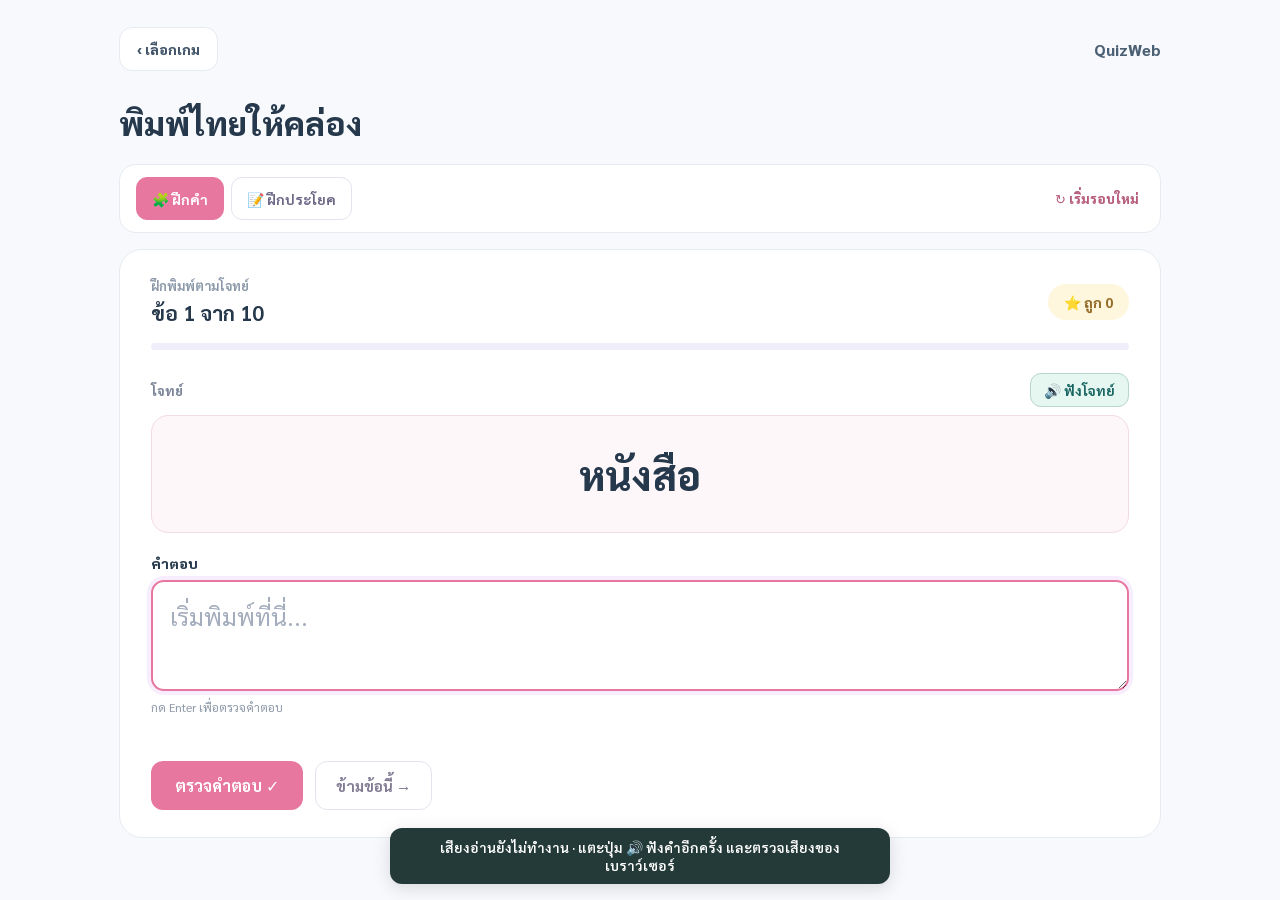
<file: docs/games/thai/index.html>
<!doctype html>
<html lang="th">
<head>
  <meta charset="utf-8">
  <meta name="viewport" content="width=device-width,initial-scale=1,viewport-fit=cover">
  <meta name="quizweb-module" content="เกม">
  <meta name="theme-color" content="#fff9f4">
  <title>พิมพ์ไทยให้คล่อง · ป.3</title>
    <link rel="preconnect" href="https://fonts.googleapis.com">
  <link rel="preconnect" href="https://fonts.gstatic.com" crossorigin>
  <link href="https://fonts.googleapis.com/css2?family=Sarabun:wght@400;500;600;700;800&display=swap" rel="stylesheet">
  <link rel="stylesheet" href="../assets/typing.css?v=r20">
  <link rel="stylesheet" href="../assets/tts-r17.css?v=r17">
  <script src="../assets/questions.js?v=r20" defer></script>
  <script src="../assets/speech.js?v=r23" defer></script>
  <script src="../assets/typing.js?v=r20" defer></script>
</head>
<body class="play-page thai-theme" data-language="th">
  <main class="site-shell play-shell">
    <header class="topbar"><a class="back-link" href="../index.html">‹ เลือกเกม</a><a class="brand brand-link" href="../../gamelock-client.html">QuizWeb</a></header>
    <section class="play-heading"><div><h1>พิมพ์ไทยให้คล่อง</h1></div></section>
    <section class="play-controls" aria-label="เลือกรูปแบบเกม"><div class="mode-buttons" role="group" aria-label="รูปแบบฝึก"><button type="button" class="mode-button" data-mode="words" aria-pressed="true">🧩 ฝึกคำ</button><button type="button" class="mode-button" data-mode="sentences" aria-pressed="false">📝 ฝึกประโยค</button></div><button id="restartButton" class="restart-button" type="button">↻ เริ่มรอบใหม่</button></section>
    <section class="practice-card" id="practiceCard" aria-labelledby="practiceTitle">
      <div class="practice-header"><div><p class="eyebrow" id="practiceTitle">ฝึกพิมพ์ตามโจทย์</p><strong class="question-count" id="questionCount">ข้อ 1 จาก 10</strong></div><span class="score-pill" id="scoreText">⭐ ถูก 0</span></div>
      <div class="progress-track" role="progressbar" aria-label="ความคืบหน้า" aria-valuemin="0" aria-valuemax="10" aria-valuenow="0" id="progressBar"><div class="progress-fill" id="progressFill"></div></div>
      <div class="prompt-tts"><p class="prompt-label">โจทย์</p><button type="button" id="listenButton" class="listen-button" title="ฟังโจทย์เสียงไทย">🔊 ฟังโจทย์</button></div>
      <div class="target-text" id="targetText" aria-label="โจทย์ฝึกพิมพ์"></div>
      <label class="input-label" for="typingInput">คำตอบ</label>
      <textarea id="typingInput" class="typing-input" rows="2" spellcheck="false" autocomplete="off" autocapitalize="off" aria-describedby="inputHelp feedback" placeholder="เริ่มพิมพ์ที่นี่..."></textarea>
      <p class="input-help" id="inputHelp">กด Enter เพื่อตรวจคำตอบ</p>
      <p class="feedback" id="feedback" role="status" aria-live="polite"></p>
      <div class="practice-actions"><button id="checkButton" class="primary-button" type="button">ตรวจคำตอบ ✓</button><button id="skipButton" class="quiet-button" type="button">ข้ามข้อนี้ →</button></div>
    </section>
    <section class="result-card" id="resultCard" hidden aria-live="polite"><span class="result-medal" aria-hidden="true">🏆</span><h2 id="resultTitle">เก่งมาก!</h2><p id="resultMessage"></p><div class="results"><div><strong id="resultCorrect">0/10</strong><span>ข้อที่ทำได้</span></div><div><strong id="resultSkipped">0</strong><span>ข้อที่ข้าม</span></div><div><strong id="resultTime">0:00</strong><span>เวลาที่ใช้</span></div></div><div class="result-actions"><button id="playAgainButton" class="primary-button" type="button">ฝึกอีกครั้ง ↻</button><a class="quiet-button result-link" href="../index.html">เลือกเกมอื่น</a></div></section>
    
  </main>
</body>
</html>
</file>
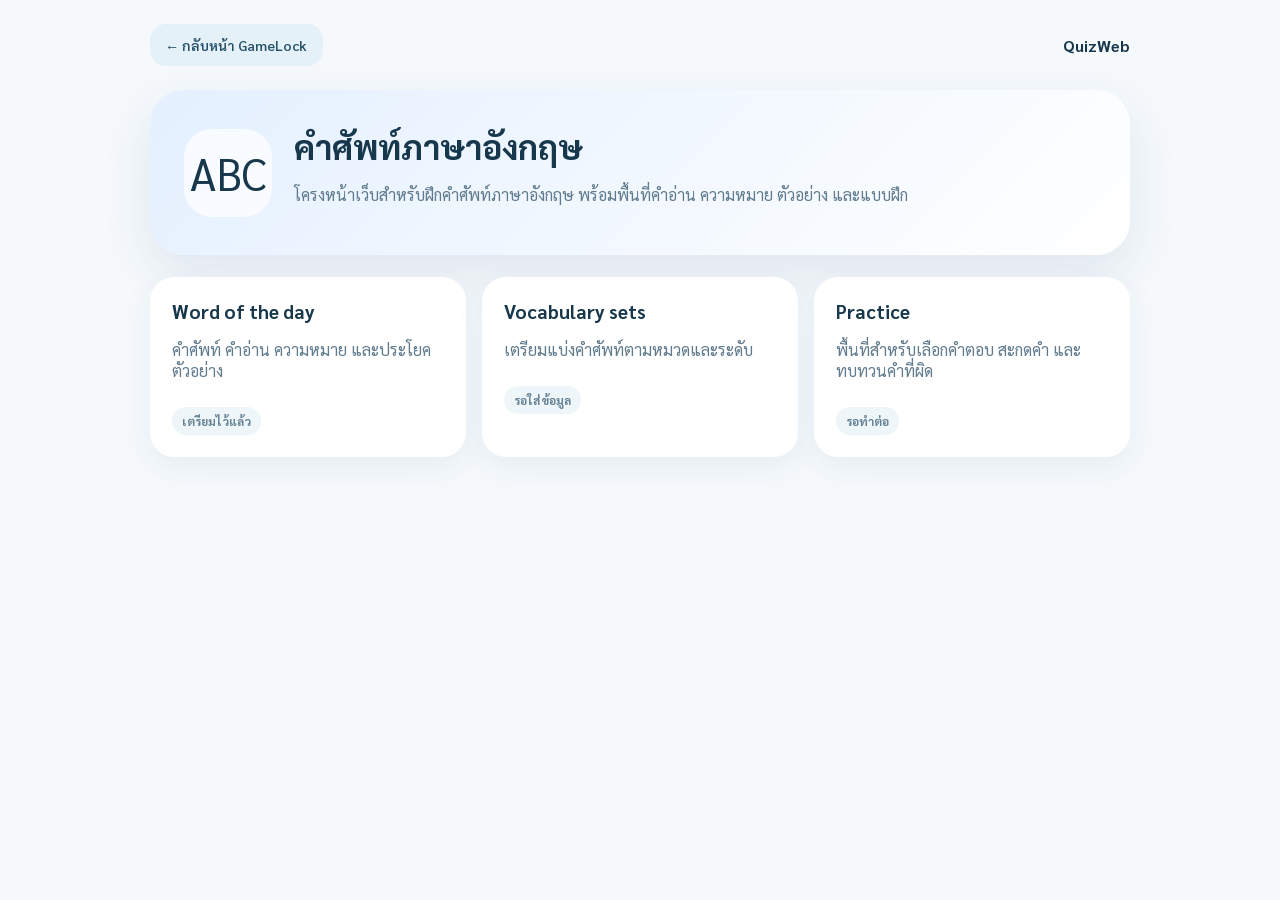
<file: docs/english-vocab.html>
<!doctype html>
<html lang="th">
<head>
<meta charset="utf-8">
<meta name="viewport" content="width=device-width,initial-scale=1,viewport-fit=cover">
<title>คำศัพท์ภาษาอังกฤษ • QuizWeb</title>
<style>
@import url('https://fonts.googleapis.com/css2?family=Sarabun:wght@400;500;600;700&display=swap');
*{box-sizing:border-box}html,body{margin:0;min-height:100%;font-family:"Sarabun",sans-serif;background:#f5f9fc;color:#17374c}
body{padding:24px}.wrap{max-width:980px;margin:0 auto}.top{display:flex;align-items:center;justify-content:space-between;gap:16px;margin-bottom:24px}
.back{border:0;border-radius:16px;padding:12px 16px;background:#e4f1f8;color:#28516a;font:600 14px "Sarabun";cursor:pointer}
.hero{background:linear-gradient(135deg,#e4f0ff,#ffffff);border-radius:34px;padding:34px;box-shadow:0 18px 50px rgba(25,72,103,.10)}
.hero-row{display:flex;align-items:center;gap:22px}.emoji{width:88px;height:88px;border-radius:28px;background:rgba(255,255,255,.72);display:grid;place-items:center;font-size:44px}
h1{margin:0;font-size:34px}p{color:#607b8e}.grid{display:grid;grid-template-columns:repeat(3,1fr);gap:16px;margin-top:22px}
.card{background:#fff;border-radius:24px;padding:22px;min-height:150px;box-shadow:0 10px 30px rgba(25,72,103,.07)}
.card h3{margin:0 0 8px;font-size:19px}.badge{display:inline-block;margin-top:10px;border-radius:999px;padding:6px 10px;background:#eef6fa;color:#668295;font-size:12px;font-weight:700}
@media(max-width:720px){body{padding:14px}.grid{grid-template-columns:1fr}.hero{padding:24px}.hero-row{align-items:flex-start}.emoji{width:68px;height:68px;font-size:34px}h1{font-size:27px}}
</style>
</head>
<body>
<div class="wrap">
  <div class="top"><button class="back" onclick="location.href='./gamelock-client.html'">← กลับหน้า GameLock</button><strong>QuizWeb</strong></div>
  <section class="hero"><div class="hero-row"><div class="emoji">ABC</div><div><h1>คำศัพท์ภาษาอังกฤษ</h1><p>โครงหน้าเว็บสำหรับฝึกคำศัพท์ภาษาอังกฤษ พร้อมพื้นที่คำอ่าน ความหมาย ตัวอย่าง และแบบฝึก</p></div></div></section>
  <div class="grid">
    <div class="card"><h3>Word of the day</h3><p>คำศัพท์ คำอ่าน ความหมาย และประโยคตัวอย่าง</p><span class="badge">เตรียมไว้แล้ว</span></div>
    <div class="card"><h3>Vocabulary sets</h3><p>เตรียมแบ่งคำศัพท์ตามหมวดและระดับ</p><span class="badge">รอใส่ข้อมูล</span></div>
    <div class="card"><h3>Practice</h3><p>พื้นที่สำหรับเลือกคำตอบ สะกดคำ และทบทวนคำที่ผิด</p><span class="badge">รอทำต่อ</span></div>
  </div>
</div>
</body>
</html>
</file>
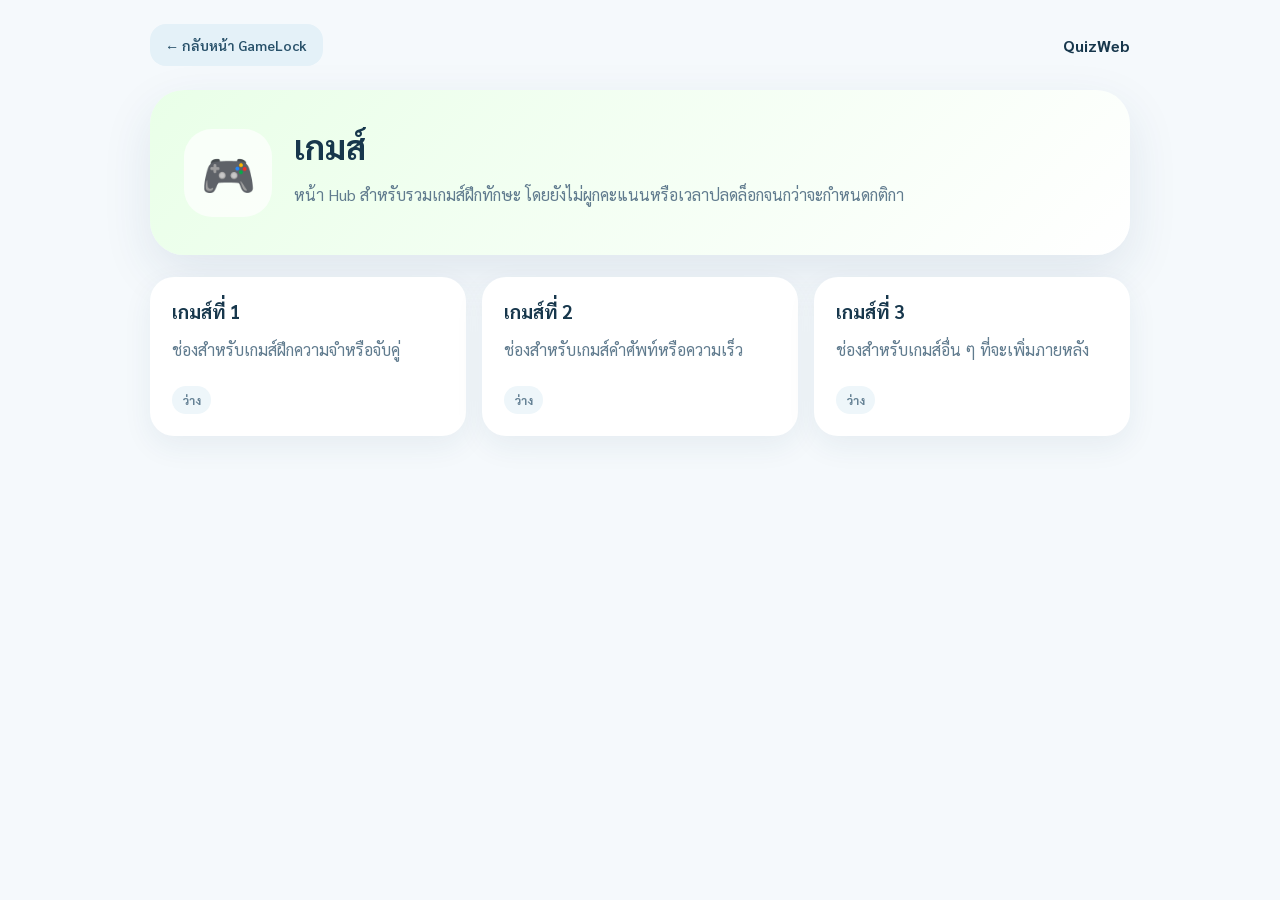
<file: docs/games.html>
<!doctype html>
<html lang="th">
<head>
<meta charset="utf-8">
<meta name="viewport" content="width=device-width,initial-scale=1,viewport-fit=cover">
<title>เกมส์ • QuizWeb</title>
<style>
@import url('https://fonts.googleapis.com/css2?family=Sarabun:wght@400;500;600;700&display=swap');
*{box-sizing:border-box}html,body{margin:0;min-height:100%;font-family:"Sarabun",sans-serif;background:#f5f9fc;color:#17374c}
body{padding:24px}.wrap{max-width:980px;margin:0 auto}.top{display:flex;align-items:center;justify-content:space-between;gap:16px;margin-bottom:24px}
.back{border:0;border-radius:16px;padding:12px 16px;background:#e4f1f8;color:#28516a;font:600 14px "Sarabun";cursor:pointer}
.hero{background:linear-gradient(135deg,#e9ffe8,#ffffff);border-radius:34px;padding:34px;box-shadow:0 18px 50px rgba(25,72,103,.10)}
.hero-row{display:flex;align-items:center;gap:22px}.emoji{width:88px;height:88px;border-radius:28px;background:rgba(255,255,255,.72);display:grid;place-items:center;font-size:44px}
h1{margin:0;font-size:34px}p{color:#607b8e}.grid{display:grid;grid-template-columns:repeat(3,1fr);gap:16px;margin-top:22px}
.card{background:#fff;border-radius:24px;padding:22px;min-height:150px;box-shadow:0 10px 30px rgba(25,72,103,.07)}
.card h3{margin:0 0 8px;font-size:19px}.badge{display:inline-block;margin-top:10px;border-radius:999px;padding:6px 10px;background:#eef6fa;color:#668295;font-size:12px;font-weight:700}
@media(max-width:720px){body{padding:14px}.grid{grid-template-columns:1fr}.hero{padding:24px}.hero-row{align-items:flex-start}.emoji{width:68px;height:68px;font-size:34px}h1{font-size:27px}}
</style>
</head>
<body>
<div class="wrap">
  <div class="top"><button class="back" onclick="location.href='./gamelock-client.html'">← กลับหน้า GameLock</button><strong>QuizWeb</strong></div>
  <section class="hero"><div class="hero-row"><div class="emoji">🎮</div><div><h1>เกมส์</h1><p>หน้า Hub สำหรับรวมเกมส์ฝึกทักษะ โดยยังไม่ผูกคะแนนหรือเวลาปลดล็อกจนกว่าจะกำหนดกติกา</p></div></div></section>
  <div class="grid">
    <div class="card"><h3>เกมส์ที่ 1</h3><p>ช่องสำหรับเกมส์ฝึกความจำหรือจับคู่</p><span class="badge">ว่าง</span></div>
    <div class="card"><h3>เกมส์ที่ 2</h3><p>ช่องสำหรับเกมส์คำศัพท์หรือความเร็ว</p><span class="badge">ว่าง</span></div>
    <div class="card"><h3>เกมส์ที่ 3</h3><p>ช่องสำหรับเกมส์อื่น ๆ ที่จะเพิ่มภายหลัง</p><span class="badge">ว่าง</span></div>
  </div>
</div>
</body>
</html>
</file>
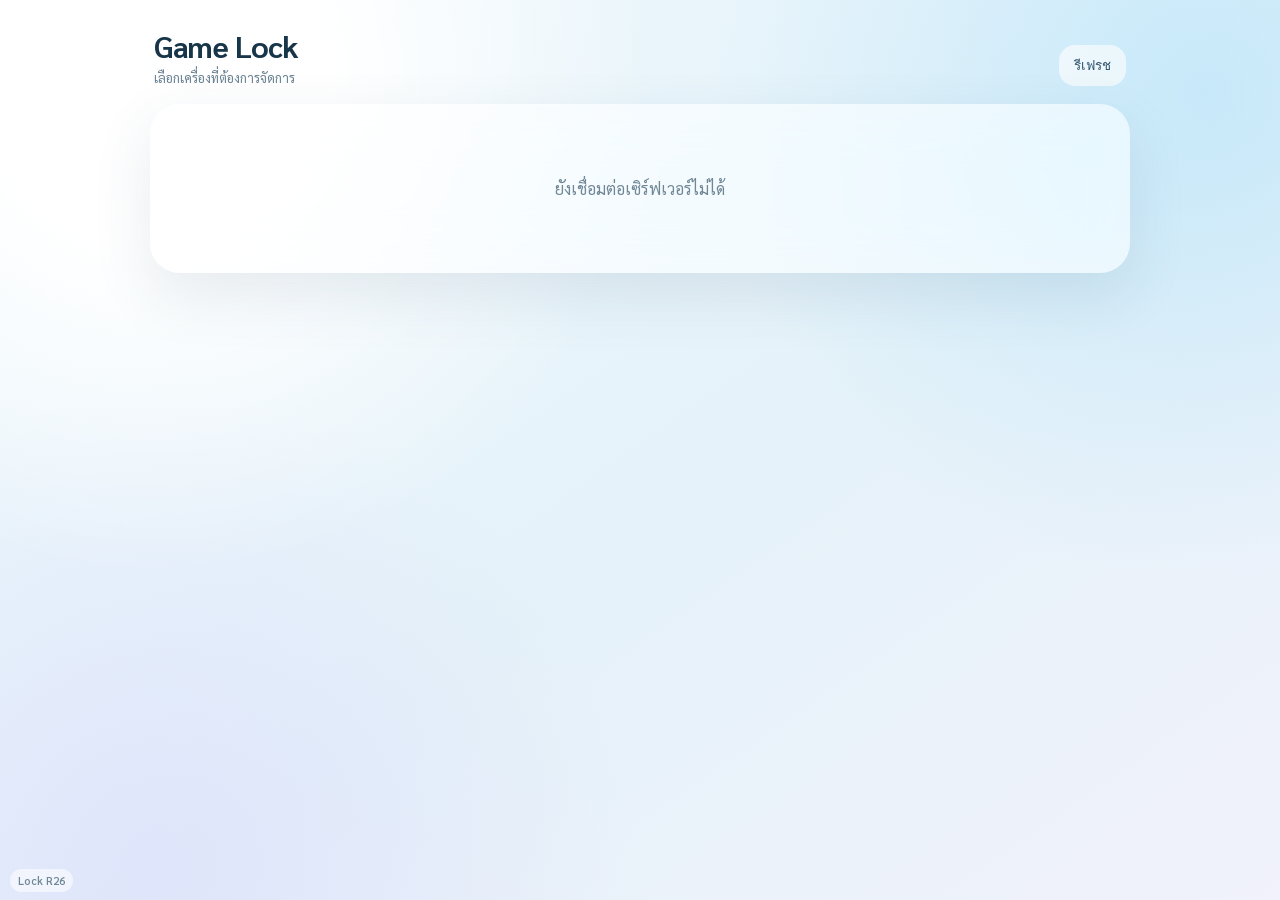
<file: docs/lock.html>
<!doctype html>
<html lang="th">
<head>
<meta charset="utf-8">
<meta http-equiv="Cache-Control" content="no-store, no-cache, must-revalidate">
<meta http-equiv="Pragma" content="no-cache">
<meta http-equiv="Expires" content="0">
<meta name="viewport" content="width=device-width,initial-scale=1,viewport-fit=cover">
<meta name="color-scheme" content="light">
<title>Game Lock</title>
<style>
@import url('https://fonts.googleapis.com/css2?family=Sarabun:wght@400;500;600;700&display=swap');
*{box-sizing:border-box;-webkit-tap-highlight-color:transparent}
html,body{margin:0;min-height:100%;font-family:"Sarabun","Segoe UI",sans-serif;color:#18364a}
body{
  background:
    radial-gradient(circle at 12% 8%,rgba(255,255,255,.98) 0 13%,transparent 36%),
    radial-gradient(circle at 94% 10%,rgba(154,218,250,.40),transparent 34%),
    radial-gradient(circle at 12% 96%,rgba(203,188,255,.25),transparent 34%),
    linear-gradient(145deg,#eef8fd,#e5f2f9 55%,#f1f2fb);
  padding:22px 14px 48px;
}
.shell{width:min(980px,100%);margin:auto}
.head{display:flex;align-items:end;justify-content:space-between;gap:16px;margin:4px 4px 18px}
h1{margin:0;font-size:30px;letter-spacing:-.4px}.sub{font-size:13px;color:#6a8292;margin-top:4px}
.refresh{border:0;border-radius:16px;padding:10px 15px;background:rgba(255,255,255,.62);color:#31556d;font:600 14px inherit;cursor:pointer}
.panel{
  border-radius:30px;background:rgba(255,255,255,.60);
  backdrop-filter:blur(26px) saturate(145%);-webkit-backdrop-filter:blur(26px) saturate(145%);
  box-shadow:0 22px 60px rgba(43,83,109,.11);padding:20px;
}
.machine-grid{display:grid;grid-template-columns:repeat(auto-fit,minmax(230px,1fr));gap:12px}
.machine{
  border:0;text-align:left;cursor:pointer;border-radius:22px;padding:16px;
  background:rgba(224,241,250,.82);color:#1f4359;min-height:112px;
  transition:.14s ease;position:relative
}
.machine:hover{transform:translateY(-1px);background:rgba(211,235,248,.95)}
.machine.selected{background:rgba(196,229,246,.98);box-shadow:0 0 0 3px rgba(81,157,200,.12)}
.machine-name{font-size:18px;font-weight:700;white-space:nowrap;overflow:hidden;text-overflow:ellipsis;padding-right:72px}
.machine-ip{font-size:12px;color:#6a8495;margin-top:2px}
.state{font-size:14px;font-weight:600;margin-top:18px}
.dot{width:8px;height:8px;border-radius:50%;display:inline-block;margin-right:7px;background:#9aaab4}
.online .dot{background:#3ca66d}.warn .dot{background:#df9c33}.locked .dot{background:#d05d69}
.badge{position:absolute;right:13px;top:13px;font-size:11px;padding:5px 9px;border-radius:999px;background:rgba(255,255,255,.66);color:#668092}
.empty{padding:54px 18px;text-align:center;color:#708796}
.manage{margin-top:16px;display:none}.manage.show{display:block}
.manage-head{display:flex;justify-content:space-between;gap:12px;align-items:center;margin-bottom:16px}
.manage-name{font-size:21px;font-weight:700}.manage-right{display:flex;align-items:center;gap:10px}.manage-status{font-size:13px;color:#678092;text-align:right}
.collapse-manage{width:38px;height:38px;border:0;border-radius:14px;background:rgba(215,238,249,.9);color:#365d75;font:700 20px "Sarabun";cursor:pointer;line-height:1}
.collapse-manage:hover{background:rgba(199,230,246,.98)}.collapse-manage:active{transform:scale(.96)}
.setting-row{display:flex;align-items:center;justify-content:space-between;gap:14px;padding:13px 16px;margin:2px 0 18px;border-radius:18px;background:rgba(220,239,249,.78);font-size:14px;font-weight:600;color:#355a70}
.switch{position:relative;display:inline-block;width:52px;height:30px;flex:0 0 auto}.switch input{opacity:0;width:0;height:0}.slider{position:absolute;inset:0;cursor:pointer;border-radius:999px;background:rgba(153,181,198,.7);transition:.18s}.slider:before{content:"";position:absolute;width:24px;height:24px;left:3px;top:3px;border-radius:50%;background:#fff;box-shadow:0 2px 8px rgba(53,91,113,.18);transition:.18s}.switch input:checked+.slider{background:rgba(79,169,218,.92)}.switch input:checked+.slider:before{transform:translateX(22px)}.switch input:disabled+.slider{opacity:.45;cursor:not-allowed}
.pin-label{text-align:center;color:#637e8e;font-size:13px;font-weight:600;margin:8px 0 9px}
.pin{display:flex;justify-content:center;gap:7px;margin-bottom:18px}
.pin input{
  width:44px;height:52px;border:0;outline:0;border-radius:17px;background:rgba(213,236,248,.92);
  text-align:center;font:700 22px "Sarabun";color:#274d63
}
.pin input:focus{background:rgba(195,228,245,.98)}
.quick{display:grid;grid-template-columns:repeat(4,1fr);gap:9px}
button.action,.minutes{
  border:0;outline:0;border-radius:18px;min-height:48px;font:600 15px "Sarabun";color:#24485f
}
button.action{cursor:pointer;background:rgba(215,238,249,.9)}
button.action:hover{background:rgba(199,230,246,.98)}button.action:active{transform:scale(.98)}
.custom-title{text-align:center;margin:22px 0 9px;color:#667f90;font-size:13px;font-weight:600}
.custom{display:grid;grid-template-columns:1fr 1.35fr;gap:9px}
.minutes{width:100%;padding:0 14px;background:rgba(215,238,249,.9);text-align:center;font-weight:700;font-size:17px}
.admin{width:100%;margin-top:16px}.lock-now{width:100%;margin-top:9px!important;background:rgba(249,225,230,.92)!important;color:#a13f49!important}
.msg{min-height:25px;text-align:center;margin-top:14px;font-size:13px;font-weight:600}.ok{color:#26764f}.err{color:#aa3f49}

.remote-tools{display:grid;grid-template-columns:1fr 1fr;gap:9px;margin-top:9px}
.view-screen{background:rgba(218,238,248,.96)!important;color:#27546e!important}
.shutdown{background:rgba(249,225,230,.92)!important;color:#a13f49!important}
.action svg{width:18px;height:18px;vertical-align:-4px;margin-right:7px;fill:none;stroke:currentColor;stroke-width:2;stroke-linecap:round;stroke-linejoin:round}
.screen-overlay{position:fixed;inset:0;z-index:100;display:none;align-items:center;justify-content:center;padding:18px;background:rgba(18,38,51,.58);backdrop-filter:blur(16px);-webkit-backdrop-filter:blur(16px)}
.screen-overlay.show{display:flex}
.screen-card{width:min(1180px,96vw);max-height:94vh;border-radius:28px;background:rgba(246,251,254,.96);box-shadow:0 28px 90px rgba(0,0,0,.28);padding:14px;overflow:hidden}
.screen-head{display:flex;align-items:center;justify-content:space-between;gap:12px;padding:4px 4px 12px}
.screen-title{font-size:18px;font-weight:700}.screen-sub{font-size:12px;color:#6b8392;margin-top:2px}
.screen-close{width:42px;height:42px;border:0;border-radius:15px;background:#dfedf4;color:#31566c;font:700 25px/1 inherit;cursor:pointer}
.screen-stage{position:relative;display:grid;place-items:center;min-height:280px;max-height:calc(94vh - 100px);overflow:auto;border-radius:20px;background:#101820}
.screen-stage img{display:block;width:100%;height:auto;max-height:calc(94vh - 118px);object-fit:contain;background:#101820}
.screen-wait{position:absolute;inset:0;display:grid;place-items:center;padding:24px;text-align:center;color:#dcebf3;font-weight:600;background:linear-gradient(145deg,#162631,#0c151b)}
.screen-wait.hidden{display:none}
.screen-live{display:inline-block;width:8px;height:8px;border-radius:50%;background:#46ae72;margin-right:6px;box-shadow:0 0 0 4px rgba(70,174,114,.12)}

@media(max-width:620px){
 body{padding:14px 10px 34px}.head{align-items:center}.panel{border-radius:25px;padding:14px}
 h1{font-size:26px}.machine-grid{grid-template-columns:1fr}
 .quick{grid-template-columns:1fr 1fr}.custom{grid-template-columns:1fr}
 .remote-tools{grid-template-columns:1fr}
 .pin{gap:4px}.pin input{width:38px;height:48px;border-radius:14px;font-size:20px}
 .manage-head{display:flex}.manage-right{margin-left:auto}.manage-status{text-align:right;margin-top:0}
}

/* GAMELOCK_SESSION_PIN_V2 */
.manage > .pin-label,
.manage > #pin{display:none!important}
.admin-pin-overlay{
  position:fixed;inset:0;z-index:10000;display:none;align-items:center;justify-content:center;
  padding:22px;background:rgba(15,36,54,.34);backdrop-filter:blur(8px)
}
.admin-pin-overlay.show{display:flex}
.admin-pin-card{
  width:min(460px,calc(100vw - 32px));background:#fff;border-radius:28px;padding:24px;
  box-shadow:0 24px 80px rgba(17,52,76,.24);border:1px solid rgba(44,96,130,.10)
}
.admin-pin-title{font-size:21px;font-weight:800;color:#18364a;margin-bottom:4px}
.admin-pin-sub{font-size:13px;color:#7b92a0;margin-bottom:18px}
.admin-pin-card .pin-label{display:block;margin:0 0 8px}
.admin-pin-card .pin{display:flex!important}
.admin-pin-error{min-height:20px;margin-top:10px;font-size:13px;color:#bf3c3c}
.admin-pin-actions{display:flex;gap:10px;justify-content:flex-end;margin-top:14px}
.admin-pin-actions button{border:0;border-radius:14px;padding:10px 16px;font-weight:700;cursor:pointer}
.admin-pin-cancel{background:#edf4f8;color:#48697c}
.admin-pin-submit{background:#1d6d96;color:#fff}

/* GAMELOCK_SUBJECT_MASK_V3 */
.subject-mask-section{
  margin:2px 0 18px;padding:15px 16px 16px;border-radius:18px;
  background:rgba(220,239,249,.78)
}
.subject-mask-head{display:flex;align-items:center;justify-content:space-between;gap:12px;color:#355a70;font-size:14px;font-weight:700;margin-bottom:10px}
.subject-mask-count{font-size:12px;color:#718b9b;font-weight:600;white-space:nowrap}
.subject-mask-list{display:grid;grid-template-columns:repeat(auto-fit,minmax(210px,1fr));gap:8px}
.subject-mask-item{display:flex;align-items:center;justify-content:space-between;gap:10px;min-height:46px;padding:9px 11px;border-radius:15px;background:rgba(255,255,255,.48);color:#31566c;font-size:14px;font-weight:600}
.subject-mask-item .subject-title{min-width:0;overflow:hidden;text-overflow:ellipsis;white-space:nowrap}
.subject-mask-item .switch{transform:scale(.86);transform-origin:right center}
.subject-mask-note{font-size:12px;color:#718b9b;margin-top:9px}
.subject-mask-section[hidden]{display:none!important}
@media(max-width:620px){.subject-mask-list{grid-template-columns:1fr}}

/* LOCK_VERSION_R26 */
#lockVersionMark{
  position:fixed;left:10px;bottom:8px;z-index:9999;
  font:600 11px/1.2 "Sarabun","Segoe UI",sans-serif;
  color:#6f8796;background:rgba(255,255,255,.56);
  border-radius:999px;padding:5px 8px;pointer-events:none;user-select:none;
  backdrop-filter:blur(10px);-webkit-backdrop-filter:blur(10px)
}

</style>
<script src="data.js?v=20260929R26"></script>
</head>
<body>
<div id="lockVersionMark">Lock R26</div>
<!-- LOCK_R26_20260929 -->
<div class="shell">
  <div class="head">
    <div><h1>Game Lock</h1><div class="sub">เลือกเครื่องที่ต้องการจัดการ</div></div>
    <button id="refresh" class="refresh">รีเฟรช</button>
  </div>

  <section class="panel">
    <div id="machines" class="machine-grid"><div class="empty">กำลังค้นหาเครื่อง…</div></div>

    <div id="manage" class="manage">
      <div class="manage-head">
        <div>
          <div id="manageName" class="manage-name"></div>
          <div id="manageIp" class="machine-ip"></div>
        </div>
        <div class="manage-right">
          <div id="manageStatus" class="manage-status"></div>
          <button id="collapseManage" class="collapse-manage" type="button" title="ย่อ" aria-label="ย่อเมนู">⌃</button>
        </div>
      </div>

      <div class="setting-row">
        <span>แสดงปุ่มทำแบบทดสอบบนเครื่องนี้</span>
        <label class="switch" title="แสดงหรือซ่อนปุ่มทำแบบทดสอบ">
          <input id="quizToggle" type="checkbox" checked>
          <span class="slider"></span>
        </label>
      </div>

      <div class="setting-row">
        <span>ซ่อนวิชาที่สอบผ่านแล้วในวันนี้</span>
        <label class="switch" title="ผ่านแล้วจะซ่อนจนถึงวันถัดไป">
          <input id="hidePassedToggle" type="checkbox" checked>
          <span class="slider"></span>
        </label>
      </div>

      <div class="setting-row">
        <span>ต้องทำทุกวิชาแล้วใช้คะแนนเฉลี่ย</span>
        <label class="switch" title="เปิด = ต้องทำทุกวิชาให้ครบก่อน แล้วใช้คะแนนเฉลี่ยตัดสินเวลา">
          <input id="quizAllToggle" type="checkbox">
          <span class="slider"></span>
        </label>
      </div>

      <div id="subjectMaskSection" class="subject-mask-section">
        <div class="subject-mask-head">
          <span>เปิด / ปิดรายวิชาบนเครื่องนี้</span>
          <span id="subjectMaskCount" class="subject-mask-count"></span>
        </div>
        <div id="subjectMaskList" class="subject-mask-list"></div>
        <div id="subjectMaskNote" class="subject-mask-note"></div>
      </div>

      <div class="pin-label">รหัส PIN</div>
      <div class="pin" id="pin">
        <input type="password" inputmode="numeric" maxlength="1" autocomplete="off">
        <input type="password" inputmode="numeric" maxlength="1" autocomplete="off">
        <input type="password" inputmode="numeric" maxlength="1" autocomplete="off">
        <input type="password" inputmode="numeric" maxlength="1" autocomplete="off">
        <input type="password" inputmode="numeric" maxlength="1" autocomplete="off">
        <input type="password" inputmode="numeric" maxlength="1" autocomplete="off">
        <input type="password" inputmode="numeric" maxlength="1" autocomplete="off">
        <input type="password" inputmode="numeric" maxlength="1" autocomplete="off">
      </div>

      <div class="quick">
        <button class="action" data-min="5">5 นาที</button>
        <button class="action" data-min="10">10 นาที</button>
        <button class="action" data-min="60">1 ชั่วโมง</button>
        <button class="action" data-min="120">2 ชั่วโมง</button>
      </div>

      <div class="custom-title">กำหนดเวลาเอง</div>
      <div class="custom">
        <input id="minutes" class="minutes" type="number" min="1" max="1440" value="30" inputmode="numeric">
        <button id="customUnlock" class="action">ปลดตามเวลานี้</button>
      </div>

      <button id="adminMode" class="action admin">Admin ไม่จำกัดเวลา</button>
      <button id="lockNow" class="action lock-now">ล็อกตอนนี้</button>

      <div class="remote-tools">
        <button id="viewScreen" class="action view-screen">
          <svg viewBox="0 0 24 24" aria-hidden="true"><path d="M2.5 12s3.6-6 9.5-6 9.5 6 9.5 6-3.6 6-9.5 6S2.5 12 2.5 12Z"></path><circle cx="12" cy="12" r="2.8"></circle></svg>ดูหน้าจอ
        </button>
        <button id="shutdown" class="action shutdown">
          <svg viewBox="0 0 24 24" aria-hidden="true"><path d="M12 2.8v8.1"></path><path d="M7.1 5.8a8 8 0 1 0 9.8 0"></path></svg>ปิดเครื่อง
        </button>
      </div>
      <div id="msg" class="msg"></div>
    </div>
  </section>
</div>

<div id="screenOverlay" class="screen-overlay" aria-hidden="true">
  <div class="screen-card">
    <div class="screen-head">
      <div>
        <div id="screenTitle" class="screen-title">ดูหน้าจอ</div>
        <div class="screen-sub"><span class="screen-live"></span>ดูอย่างเดียว • ส่งภาพเฉพาะตอนเปิดหน้านี้</div>
      </div>
      <button id="screenClose" class="screen-close" type="button" aria-label="ปิด">×</button>
    </div>
    <div class="screen-stage">
      <img id="screenImage" alt="หน้าจอเครื่องที่เลือก" hidden>
      <div id="screenWait" class="screen-wait">กำลังขอภาพจากเครื่อง…</div>
    </div>
  </div>
</div>

<script>
const REPO_POINTER='https://raw.githubusercontent.com/wangbark/quiz/main/public-url.txt';
const $=id=>document.getElementById(id);
const pins=[...document.querySelectorAll('#pin input')];
let central='', machines=[], selectedId='', manageOpen=false, refreshBusy=false, screenOpen=false, screenMachineId='', screenPin='', screenToken='', screenTimer=null, screenKeepalive=null, screenObjectUrl='';
const QUIZ_ALL_PENDING_KEY='quizweb-remote-quiz-all-pending-v1';
let quizAllCommitBusy=false;

function readQuizAllPendingMap(){
 try{
  const v=JSON.parse(localStorage.getItem(QUIZ_ALL_PENDING_KEY)||'{}');
  return v&&typeof v==='object'?v:{};
 }catch(_){return {}}
}
function writeQuizAllPendingMap(map){
 try{localStorage.setItem(QUIZ_ALL_PENDING_KEY,JSON.stringify(map||{}))}catch(_){}
}
function getQuizAllPending(machineId){
 if(!machineId)return null;
 const map=readQuizAllPendingMap();
 const p=map[machineId];
 if(!p)return null;
 if(Date.now()-Number(p.ts||0)>180000){
  delete map[machineId];writeQuizAllPendingMap(map);return null;
 }
 return {desired:!!p.desired,status:p.status==='sync'?'sync':'pin',ts:Number(p.ts)||Date.now()};
}
function setQuizAllPending(machineId,desired,status='pin'){
 if(!machineId)return;
 const map=readQuizAllPendingMap();
 map[machineId]={desired:!!desired,status,ts:Date.now()};
 writeQuizAllPendingMap(map);
}
function clearQuizAllPending(machineId){
 if(!machineId)return;
 const map=readQuizAllPendingMap();
 delete map[machineId];
 writeQuizAllPendingMap(map);
}


function pinValue(){return pins.map(x=>x.value).join('')}
let adminSessionPin='', pinOverlay=null, pinOverlayOpen=false;
let pendingAdminExecutor=null, pendingAdminResolve=null, pendingAdminReject=null, pinSubmitBusy=false;

function clearPin(focus=true){
 pins.forEach(x=>x.value='');
 if(focus&&pinOverlayOpen&&pins[0])setTimeout(()=>pins[0].focus(),0);
}
function msg(t,ok){$('msg').className='msg '+(ok?'ok':'err');$('msg').textContent=t||''}

function isPinError(e){
 const x=String(e?.message||e||'');
 return /pin|รหัส/i.test(x);
}
function setPinError(t){
 const el=$('adminPinError');
 if(el)el.textContent=t||'';
}
function buildAdminPinOverlay(){
 if($('adminPinOverlay')){pinOverlay=$('adminPinOverlay');return}
 const label=document.querySelector('.manage > .pin-label')||document.querySelector('.pin-label');
 const pin=document.getElementById('pin');
 if(!label||!pin)return;
 const overlay=document.createElement('div');
 overlay.id='adminPinOverlay';
 overlay.className='admin-pin-overlay';
 overlay.setAttribute('aria-hidden','true');
 const card=document.createElement('div');
 card.className='admin-pin-card';
 card.innerHTML='<div class="admin-pin-title">ยืนยันรหัส Admin</div><div class="admin-pin-sub">ใส่ PIN ครั้งเดียว แล้วระบบจะจำไว้จนกว่าจะรีเฟรชหน้า</div>';
 card.appendChild(label);
 card.appendChild(pin);
 const err=document.createElement('div');
 err.id='adminPinError';
 err.className='admin-pin-error';
 card.appendChild(err);
 const actions=document.createElement('div');
 actions.className='admin-pin-actions';
 actions.innerHTML='<button id="adminPinCancel" class="admin-pin-cancel" type="button">ยกเลิก</button><button id="adminPinSubmit" class="admin-pin-submit" type="button">ยืนยัน</button>';
 card.appendChild(actions);
 overlay.appendChild(card);
 document.body.appendChild(overlay);
 pinOverlay=overlay;
 $('adminPinCancel').onclick=()=>cancelAdminPin();
 $('adminPinSubmit').onclick=()=>submitAdminPin();
 overlay.addEventListener('click',e=>{if(e.target===overlay)cancelAdminPin()});
 document.addEventListener('keydown',e=>{
  if(e.key==='Escape'&&pinOverlayOpen){e.preventDefault();cancelAdminPin()}
  else if(e.key==='Enter'&&pinOverlayOpen&&pinValue().length>=4){e.preventDefault();submitAdminPin()}
 });
}
function showAdminPin(){
 buildAdminPinOverlay();
 if(!pinOverlay)return;
 pinOverlayOpen=true;
 pinOverlay.classList.add('show');
 pinOverlay.setAttribute('aria-hidden','false');
 setPinError('');
 clearPin(true);
}
function hideAdminPin(){
 if(!pinOverlay)return;
 pinOverlayOpen=false;
 pinOverlay.classList.remove('show');
 pinOverlay.setAttribute('aria-hidden','true');
 setPinError('');
 clearPin(false);
}
function cancelAdminPin(){
 if(!pinOverlayOpen)return;
 const reject=pendingAdminReject;
 pendingAdminExecutor=null;pendingAdminResolve=null;pendingAdminReject=null;
 hideAdminPin();
 if(reject)reject(new Error('__ADMIN_CANCELLED__'));
}
async function submitAdminPin(){
 if(pinSubmitBusy||!pendingAdminExecutor)return;
 const pin=pinValue();
 if(pin.length<4){setPinError('กรอก PIN อย่างน้อย 4 หลัก');clearPin(true);return}
 pinSubmitBusy=true;
 setPinError('');
 try{
  const value=await pendingAdminExecutor(pin);
  adminSessionPin=pin;
  const resolve=pendingAdminResolve;
  pendingAdminExecutor=null;pendingAdminResolve=null;pendingAdminReject=null;
  hideAdminPin();
  if(resolve)resolve({pin,value});
 }catch(e){
  if(isPinError(e)){
   adminSessionPin='';
   setPinError(e?.message||'PIN ไม่ถูกต้อง');
   clearPin(true);
  }else{
   const reject=pendingAdminReject;
   pendingAdminExecutor=null;pendingAdminResolve=null;pendingAdminReject=null;
   hideAdminPin();
   if(reject)reject(e);
  }
 }finally{pinSubmitBusy=false}
}
async function withAdminPin(executor){
 if(adminSessionPin){
  try{
   const value=await executor(adminSessionPin);
   return {pin:adminSessionPin,value};
  }catch(e){
   if(!isPinError(e))throw e;
   adminSessionPin='';
  }
 }
 return new Promise((resolve,reject)=>{
  pendingAdminExecutor=executor;
  pendingAdminResolve=resolve;
  pendingAdminReject=reject;
  showAdminPin();
 });
}
function resetAdminSession(){
 adminSessionPin='';
 if(pinOverlayOpen)cancelAdminPin();
}
buildAdminPinOverlay();
function fmt(sec){
 sec=Math.max(0,Number(sec)||0);
 const h=Math.floor(sec/3600),m=Math.floor((sec%3600)/60),s=Math.floor(sec%60);
 if(h)return `${h} ชม. ${m} นาที`;
 if(m)return `${m} นาที ${s} วินาที`;
 return `${s} วินาที`;
}
function escapeHtml(v){return String(v??'').replace(/[&<>"']/g,c=>({'&':'&amp;','<':'&lt;','>':'&gt;','"':'&quot;',"'":'&#39;'}[c]))}
function isAndroidMachine(m){
 const v=String(m?.version||m?.state?.version||'').trim();
 return /^android\b/i.test(v);
}
function supportsBN(m){return !isAndroidMachine(m)&&Number(m?.versionBuild||m?.state?.versionBuild||0)>=20260910210000}
function supportsBU(m){return !isAndroidMachine(m)&&Number(m?.versionBuild||m?.state?.versionBuild||0)>=20260914213000}
function supportsBW(m){return !isAndroidMachine(m)&&Number(m?.versionBuild||m?.state?.versionBuild||0)>=20260916184000}

function supportsSubjectMask(m){
 return !isAndroidMachine(m)&&Number(m?.versionBuild||m?.state?.versionBuild||0)>=20260922154500;
}
function subjectDefinitions(){
 try{
  return (window.QUIZ_DATA?.subjects||[])
   .filter(x=>x&&x.id)
   .slice()
   .sort((a,b)=>(Number(a.order)||9999)-(Number(b.order)||9999))
   .slice(0,30);
 }catch(_){return []}
}
function fullSubjectMask(defs){
 const n=Math.min(30,Array.isArray(defs)?defs.length:0);
 if(n<=0)return 1073741823;
 return n===30?1073741823:((1<<n)-1);
}
function machineSubjectMask(m,defs){
 const max=fullSubjectMask(defs);
 const raw=Number(m?.state?.subjectMask??m?.subjectMask);
 if(!Number.isFinite(raw)||raw<1)return max;
 return Math.floor(raw)&1073741823;
}
let subjectMaskBusy=false;
function renderSubjectMask(m){
 const section=$('subjectMaskSection'),host=$('subjectMaskList'),count=$('subjectMaskCount'),note=$('subjectMaskNote');
 if(!section||!host||!count||!note)return;
 if(!m||isAndroidMachine(m)){section.hidden=true;return}
 section.hidden=false;
 const defs=subjectDefinitions();
 if(!defs.length){
  host.innerHTML='';count.textContent='';note.textContent='ยังโหลดรายวิชาจาก data.js ไม่สำเร็จ';return;
 }
 const supported=supportsSubjectMask(m);
 const mask=machineSubjectMask(m,defs);
 const enabledCount=defs.reduce((n,_,i)=>n+(((mask>>>i)&1)?1:0),0);
 count.textContent='เปิด '+enabledCount+'/'+defs.length+' วิชา';
 note.textContent=supported?'การเลือกจะจำไว้ที่เครื่องนี้ • ต้องเปิดอย่างน้อย 1 วิชา':'รอเครื่องอัปเดตเป็นรุ่นที่รองรับการเลือกวิชา';
 host.innerHTML='';
 defs.forEach((subj,i)=>{
  const row=document.createElement('label');row.className='subject-mask-item';
  const title=document.createElement('span');title.className='subject-title';title.textContent=String(subj.title||subj.id||('วิชา '+(i+1)));
  const sw=document.createElement('span');sw.className='switch';
  const input=document.createElement('input');input.type='checkbox';input.checked=((mask>>>i)&1)===1;
  input.disabled=!supported||!m.online||!m.stateReachable||subjectMaskBusy;
  const slider=document.createElement('span');slider.className='slider';
  input.addEventListener('change',async()=>{
   const selected=machines.find(x=>x.machineId===selectedId);
   if(!selected){input.checked=!input.checked;return}
   const current=machineSubjectMask(selected,defs),bit=(1<<i);
   const next=input.checked?(current|bit):(current&~bit);
   if(next<1){input.checked=true;msg('ต้องเปิดอย่างน้อย 1 วิชา',false);return}
   subjectMaskBusy=true;renderSubjectMask(selected);
   try{
    await withAdminPin(pin=>sendQueued(selected,'quizSubjects',{minutes:next},pin));
    if(selected.state)selected.state.subjectMask=next;
    selected.subjectMask=next;
    msg('บันทึกรายวิชาแล้ว',true);
    setTimeout(()=>loadMachines(),500);
   }catch(e){
    if(String(e?.message||'')!=='__ADMIN_CANCELLED__')msg(e?.message||'บันทึกรายวิชาไม่สำเร็จ',false);
   }finally{subjectMaskBusy=false;renderSubjectMask(selected)}
  });
  sw.appendChild(input);sw.appendChild(slider);row.appendChild(title);row.appendChild(sw);host.appendChild(row);
 });
}
function timeoutFetch(url,opt={},ms=4500){
 const ctl=new AbortController();const timer=setTimeout(()=>ctl.abort(),ms);
 return fetch(url,{...opt,signal:ctl.signal}).finally(()=>clearTimeout(timer));
}
async function getCentral(){
 const r=await timeoutFetch(REPO_POINTER+'?t='+Date.now(),{cache:'no-store'},5000);
 if(!r.ok)throw new Error('ไม่พบเซิร์ฟเวอร์หลัก');
 const u=(await r.text()).trim().replace(/\/+$/,'');
 if(!/^https:\/\/[a-z0-9-]+\.trycloudflare\.com$/i.test(u))throw new Error('เซิร์ฟเวอร์หลักยังไม่พร้อม');
 central=u;return u;
}
async function probe(m){
 const s={
   ok:!!m.online,
   machineId:m.machineId,
   machineName:m.name||'',
   localIp:m.ip||'',
   locked:m.locked!==false,
   remainingSeconds:Number(m.remainingSeconds)||0,
   adminMode:!!m.adminMode,
   quizEnabled:m.quizEnabled!==false,
   hidePassedToday:m.hidePassedToday!==false,
   requireAllSubjects:!!m.requireAllSubjects,
   reviewEachQuestion:m.reviewEachQuestion!==false,
   subjectMask:Number.isFinite(Number(m.subjectMask))?Number(m.subjectMask):1073741823,
   version:m.version||'',
   versionBuild:Number(m.versionBuild)||0
 };
 return {...m,state:s,stateReachable:!!m.online};
}
function stateText(m){
 if(!m.online)return 'ออฟไลน์';
 if(!m.stateReachable||!m.state)return 'ออนไลน์ • กำลังเชื่อมต่อ';
 const s=m.state||{};
 if(s.adminMode)return 'Admin ไม่จำกัดเวลา';
 if(s.locked)return 'ล็อกอยู่';
 return 'ใช้งานได้ • เหลือ '+fmt(s.remainingSeconds);
}
function stateClass(m){
 if(!m.online)return '';
 if(!m.stateReachable||!m.state)return 'online';
 if(m.state?.adminMode)return 'warn';
 if(m.state?.locked)return 'locked';
 return 'online';
}
function render(){
 const host=$('machines');
 if(!machines.length){host.innerHTML='<div class="empty">ยังไม่พบเครื่องที่ติดตั้ง Game Lock</div>';return}
 host.innerHTML=machines.map(m=>{
   const android=isAndroidMachine(m);
   const badge=android
     ? `Android • ${m.online?'ออนไลน์':'ออฟไลน์'}`
     : (m.online?'ออนไลน์':'ออฟไลน์');
   const meta=[
     m.ip||m.localIp||'',
     android ? (m.version||m.state?.version||'Android') : ''
   ].filter(Boolean).join(' • ');
   return `
   <button class="machine ${stateClass(m)} ${selectedId===m.machineId?'selected':''}" data-id="${escapeHtml(m.machineId)}">
     <div class="badge">${escapeHtml(badge)}</div>
     <div class="machine-name">${escapeHtml(m.name||m.machineName||'Unknown')}</div>
     <div class="machine-ip">${escapeHtml(meta)}</div>
     <div class="state"><span class="dot"></span>${escapeHtml(stateText(m))}</div>
   </button>`;
 }).join('');
 [...host.querySelectorAll('.machine')].forEach(b=>b.onclick=()=>selectMachine(b.dataset.id));
 updateManage();
}
function selectMachine(id){
 if(screenOpen&&screenMachineId!==id)closeScreenView();
 if(selectedId===id){
   manageOpen=!manageOpen;
 }else{
   selectedId=id;
   manageOpen=true;
 }
 render();
 const m=machines.find(x=>x.machineId===id);

}
function updateManage(){
 const m=machines.find(x=>x.machineId===selectedId);
 if(!m||!manageOpen){$('manage').classList.remove('show');return}
 $('manage').classList.add('show');
 const android=isAndroidMachine(m);
 $('manageName').textContent=m.name||m.machineName||'Unknown';
 $('manageIp').textContent=[
   m.ip||m.localIp||'',
   android ? (m.version||m.state?.version||'Android') : ''
 ].filter(Boolean).join(' • ');
 $('manageStatus').textContent=stateText(m);
 const quizEnabled=!(m.state&&m.state.quizEnabled===false);
 $('quizToggle').checked=quizEnabled;
 $('quizToggle').disabled=android||!m.online||!m.stateReachable;
 $('quizToggle').title=android?'Android Kiosk ใช้แบบทดสอบจาก QuizWeb โดยตรง':'แสดงหรือซ่อนปุ่มทำแบบทดสอบ';

 const hidePassed=!(m.state&&m.state.hidePassedToday===false);
 $('hidePassedToggle').checked=hidePassed;
 const bu=supportsBU(m);
 $('hidePassedToggle').disabled=android||!m.online||!m.stateReachable||!bu;
 $('hidePassedToggle').title=android
   ?'ตัวเลือกนี้ใช้กับ GameLock Windows'
   :(bu?'ผ่านแล้วจะซ่อนจนถึงวันถัดไป':'รอเครื่องอัปเดตเป็น BU');

 const bw=supportsBW(m);
 const serverAllMode=!!(m.state&&m.state.requireAllSubjects);
 let pendingAll=getQuizAllPending(m.machineId);
 if(
   pendingAll &&
   pendingAll.status==='sync' &&
   serverAllMode===pendingAll.desired
 ){
   clearQuizAllPending(m.machineId);
   pendingAll=null;
 }
 const allMode=pendingAll?pendingAll.desired:serverAllMode;
 $('quizAllToggle').checked=allMode;
 $('quizAllToggle').disabled=android||!m.online||!m.stateReachable||!bw||quizAllCommitBusy;
 $('quizAllToggle').title=android
   ?'Android Kiosk ใช้คะแนนของวิชาที่ทำอยู่ปลดเวลาโดยตรง'
   :!bw
     ?'รอเครื่องอัปเดตเป็น BW'
     :pendingAll?.status==='pin'
       ?'เลือกโหมดแล้ว • กรอก PIN ให้ครบเพื่อยืนยัน'
       :pendingAll?.status==='sync'
         ?'บันทึกแล้ว • กำลังรอเครื่องยืนยันสถานะ'
         :'เปิด = ทำทุกวิชาให้ครบ แล้วใช้คะแนนเฉลี่ย 26–28 = 1 ชม., 29–30 = 2 ชม.';

 renderSubjectMask(m);

 [...$('manage').querySelectorAll('button.action')].forEach(b=>b.disabled=!m.online);
 const bn=supportsBN(m);
 $('viewScreen').disabled=android||!m.online||!bn;
 $('shutdown').disabled=android||!m.online||!bn;
 $('viewScreen').title=android?'Android ยังไม่รองรับดูหน้าจอจากหน้านี้':(bn?'ดูหน้าจอแบบ View Only':'รอเครื่องอัปเดตเป็น BN');
 $('shutdown').title=android?'Android ยังไม่รองรับปิดเครื่องระยะไกล':(bn?'ปิดเครื่องระยะไกล':'รอเครื่องอัปเดตเป็น BN');
}
async function loadMachines(){
 if(refreshBusy)return;refreshBusy=true;
 try{
   if(!central)await getCentral();
   let r=await timeoutFetch(central+'/api/gamelock/machines?t='+Date.now(),{cache:'no-store'},5000);
   if(!r.ok){central='';await getCentral();r=await timeoutFetch(central+'/api/gamelock/machines?t='+Date.now(),{cache:'no-store'},5000)}
   if(!r.ok)throw new Error('โหลดรายชื่อเครื่องไม่ได้');
   const list=await r.json();
   machines=await Promise.all((Array.isArray(list)?list:[]).map(probe));
   if(selectedId&&!machines.some(x=>x.machineId===selectedId)){selectedId='';manageOpen=false;}
   if(screenOpen){const sm=machines.find(x=>x.machineId===screenMachineId);if(!sm||!sm.online)closeScreenView(false);}
   render();
 }catch(e){
   $('machines').innerHTML='<div class="empty">ยังเชื่อมต่อเซิร์ฟเวอร์ไม่ได้</div>';
 }finally{refreshBusy=false}
}
async function sendQueued(m,action,body,pin){
 if(!m||!m.online)throw new Error('เครื่องนี้ออฟไลน์');
 const r=await timeoutFetch(central+'/api/gamelock/machine/'+encodeURIComponent(m.machineId)+'/command',{method:'POST',headers:{'Content-Type':'application/json'},body:JSON.stringify({action,...body,pin})},6000);
 const queued=await r.json();
 if(!r.ok||queued.ok===false||!queued.commandId)throw new Error(queued.error||'ส่งคำสั่งไม่ได้');
 const resultUrl=central+'/api/gamelock/machine/'+encodeURIComponent(m.machineId)+'/command/'+encodeURIComponent(queued.commandId)+'/result';
 for(let i=0;i<36;i++){
   await new Promise(resolve=>setTimeout(resolve,450));
   const rr=await timeoutFetch(resultUrl+'?t='+Date.now(),{cache:'no-store'},4000);
   const d=await rr.json();
   if(rr.status===202&&d.pending)continue;
   if(!rr.ok||d.ok===false)throw new Error(d.error||'ทำรายการไม่สำเร็จ');
   return d;
 }
 throw new Error('เครื่องรับคำสั่งแล้ว แต่ยังไม่ตอบกลับ');
}
async function command(action,body){
 const m=machines.find(x=>x.machineId===selectedId);
 if(!m||!m.online){msg('เครื่องนี้ออฟไลน์',false);return false}
 msg('กำลังส่งคำสั่ง…',true);
 try{
   await withAdminPin(pin=>sendQueued(m,action,body,pin));
   msg('สำเร็จ',true);
   await new Promise(resolve=>setTimeout(resolve,650));
   await loadMachines();
   return true;
 }catch(e){
   if(String(e?.message||'')!=='__ADMIN_CANCELLED__')msg(e.message||'ทำรายการไม่สำเร็จ',false);
   return false;
 }
}

async function commitQuizAllPending(){
 if(quizAllCommitBusy)return false;
 const m=machines.find(x=>x.machineId===selectedId);
 if(!m||!m.online){msg('เครื่องนี้ออฟไลน์',false);return false}
 const pending=getQuizAllPending(m.machineId);
 if(!pending)return false;
 quizAllCommitBusy=true;
 setQuizAllPending(m.machineId,pending.desired,'sync');
 updateManage();
 msg('กำลังบันทึกโหมดแบบทดสอบ…',true);
 try{
  await withAdminPin(pin=>sendQueued(m,'quizModeAll',{enabled:pending.desired},pin));
  msg(pending.desired?'เปิดโหมดต้องทำทุกวิชาแล้ว • รอเครื่องยืนยันสถานะ':'ปิดโหมดต้องทำทุกวิชาแล้ว • รอเครื่องยืนยันสถานะ',true);
  setQuizAllPending(m.machineId,pending.desired,'sync');
  updateManage();
  setTimeout(()=>loadMachines(),900);
  setTimeout(()=>loadMachines(),2600);
  return true;
 }catch(e){
  setQuizAllPending(m.machineId,pending.desired,'pin');
  if(String(e?.message||'')!=='__ADMIN_CANCELLED__')msg(e.message||'บันทึกโหมดไม่สำเร็จ',false);
  updateManage();
  return false;
 }finally{
  quizAllCommitBusy=false;
  updateManage();
 }
}

function setScreenWaiting(text){
 $('screenWait').textContent=text||'กำลังขอภาพจากเครื่อง…';
 $('screenWait').classList.remove('hidden');
 $('screenImage').hidden=true;
}
async function refreshScreenFrame(){
 if(!screenOpen||!screenMachineId||!screenToken||!central)return;
 try{
   const url=central+'/api/gamelock/machine/'+encodeURIComponent(screenMachineId)+'/screen?token='+encodeURIComponent(screenToken)+'&t='+Date.now();
   const r=await timeoutFetch(url,{cache:'no-store'},5500);
   if(r.status===202){setScreenWaiting('กำลังรับภาพจากเครื่อง…');return}
   if(!r.ok)throw new Error('รับภาพไม่ได้');
   const blob=await r.blob();
   if(!blob.size)throw new Error('ยังไม่มีภาพ');
   const next=URL.createObjectURL(blob);
   const img=$('screenImage');
   img.onload=()=>{if(screenObjectUrl)URL.revokeObjectURL(screenObjectUrl);screenObjectUrl=next};
   img.src=next;img.hidden=false;$('screenWait').classList.add('hidden');
 }catch(e){if(screenOpen)setScreenWaiting('กำลังเชื่อมต่อภาพใหม่…')}
}
async function keepScreenAlive(){
 if(!screenOpen||!screenPin||!screenMachineId)return;
 const m=machines.find(x=>x.machineId===screenMachineId);
 if(!m||!m.online){closeScreenView(false);return}
 try{
   const d=await sendQueued(m,'screen',{enabled:true},screenPin);
   if(d.viewToken)screenToken=d.viewToken;
 }catch(e){closeScreenView(false)}
}
async function startScreenView(){
 const m=machines.find(x=>x.machineId===selectedId);
 if(!m||!m.online){msg('เครื่องนี้ออฟไลน์',false);return}
 if(!supportsBN(m)){msg('รอเครื่องอัปเดตเป็น BN ก่อน',false);return}
 msg('กำลังเปิดดูหน้าจอ…',true);
 try{
   const auth=await withAdminPin(pin=>sendQueued(m,'screen',{enabled:true},pin));
   const d=auth.value;
   if(!d.viewToken)throw new Error('เปิดดูหน้าจอไม่ได้');
   screenOpen=true;screenMachineId=m.machineId;screenPin=auth.pin;screenToken=d.viewToken;
   $('screenTitle').textContent='หน้าจอ • '+(m.name||m.machineName||'Unknown');
   $('screenOverlay').classList.add('show');$('screenOverlay').setAttribute('aria-hidden','false');
   setScreenWaiting('กำลังขอภาพจากเครื่อง…');
   clearInterval(screenTimer);clearInterval(screenKeepalive);
   screenTimer=setInterval(refreshScreenFrame,1250);
   screenKeepalive=setInterval(keepScreenAlive,20000);
   refreshScreenFrame();msg('',true);
 }catch(e){
   if(String(e?.message||'')!=='__ADMIN_CANCELLED__')msg(e.message||'เปิดดูหน้าจอไม่ได้',false);
 }
}
function closeScreenView(sendStop=true){
 const id=screenMachineId,pin=screenPin;
 screenOpen=false;screenMachineId='';screenPin='';screenToken='';
 clearInterval(screenTimer);clearInterval(screenKeepalive);screenTimer=null;screenKeepalive=null;
 $('screenOverlay').classList.remove('show');$('screenOverlay').setAttribute('aria-hidden','true');
 $('screenImage').hidden=true;$('screenImage').removeAttribute('src');
 if(screenObjectUrl){URL.revokeObjectURL(screenObjectUrl);screenObjectUrl=''}
 if(sendStop&&id&&pin){const m=machines.find(x=>x.machineId===id);if(m&&m.online)sendQueued(m,'screen',{enabled:false},pin).catch(()=>{})}
}
async function shutdownSelected(){
 const m=machines.find(x=>x.machineId===selectedId);
 if(!m||!m.online){msg('เครื่องนี้ออฟไลน์',false);return}
 if(!supportsBN(m)){msg('รอเครื่องอัปเดตเป็น BN ก่อน',false);return}
 if(!confirm('ปิดเครื่อง '+(m.name||m.machineName||'')+' ตอนนี้?'))return;
 await command('shutdown',{});
}
pins.forEach((el,i)=>{
 el.addEventListener('input',()=>{
  el.value=el.value.replace(/\D/g,'').slice(0,1);
  if(el.value&&i<pins.length-1)pins[i+1].focus();
  if(pinOverlayOpen&&pinValue().length===pins.length){
    setTimeout(()=>submitAdminPin(),0);
  }
 });
 el.addEventListener('keydown',e=>{
  if(e.key==='Backspace'&&!el.value&&i>0){pins[i-1].value='';pins[i-1].focus()}
  if(e.key==='ArrowLeft'&&i>0)pins[i-1].focus();
  if(e.key==='ArrowRight'&&i<pins.length-1)pins[i+1].focus();
 });
 el.addEventListener('paste',e=>{
  const ds=(e.clipboardData.getData('text')||'').replace(/\D/g,'').slice(0,8);
  if(!ds)return;
  e.preventDefault();
  pins.forEach((p,j)=>p.value=ds[j]||'');
  pins[Math.max(0,Math.min(ds.length,8)-1)].focus();
  if(pinOverlayOpen&&ds.length>=4)setTimeout(()=>submitAdminPin(),0);
 });
});
document.querySelectorAll('[data-min]').forEach(b=>b.onclick=()=>command('unlock',{minutes:Number(b.dataset.min)}));
$('customUnlock').onclick=()=>{
 const n=Math.floor(Number($('minutes').value)||0);
 if(n<1||n>1440){msg('กำหนดได้ 1–1440 นาที',false);return}
 command('unlock',{minutes:n});
};
$('quizToggle').onchange=async()=>{
 const desired=$('quizToggle').checked;
 const ok=await command('quiz',{enabled:desired});
 if(!ok)$('quizToggle').checked=!desired;
};
$('hidePassedToggle').onchange=async()=>{
 const desired=$('hidePassedToggle').checked;
 const ok=await command('hidePassed',{enabled:desired});
 if(!ok)$('hidePassedToggle').checked=!desired;
};
$('quizAllToggle').onchange=async()=>{
 const m=machines.find(x=>x.machineId===selectedId);
 if(!m){$('quizAllToggle').checked=!$('quizAllToggle').checked;return}
 const desired=$('quizAllToggle').checked;
 setQuizAllPending(m.machineId,desired,'pin');
 updateManage();
 const ok=await commitQuizAllPending();
 if(!ok){
   clearQuizAllPending(m.machineId);
   $('quizAllToggle').checked=!desired;
   updateManage();
 }
};
$('adminMode').onclick=()=>command('mode',{enabled:true});
$('lockNow').onclick=()=>command('mode',{enabled:false});
$('viewScreen').onclick=startScreenView;
$('shutdown').onclick=shutdownSelected;
$('screenClose').onclick=()=>closeScreenView();
$('screenOverlay').addEventListener('click',e=>{if(e.target===$('screenOverlay'))closeScreenView()});
document.addEventListener('keydown',e=>{if(e.key==='Escape'&&screenOpen)closeScreenView()});
window.addEventListener('beforeunload',()=>closeScreenView());
$('collapseManage').onclick=()=>{manageOpen=false;updateManage();};
$('refresh').onclick=()=>{resetAdminSession();loadMachines();};
loadMachines();
setInterval(loadMachines,5000);
</script>
</body>
</html>
</file>
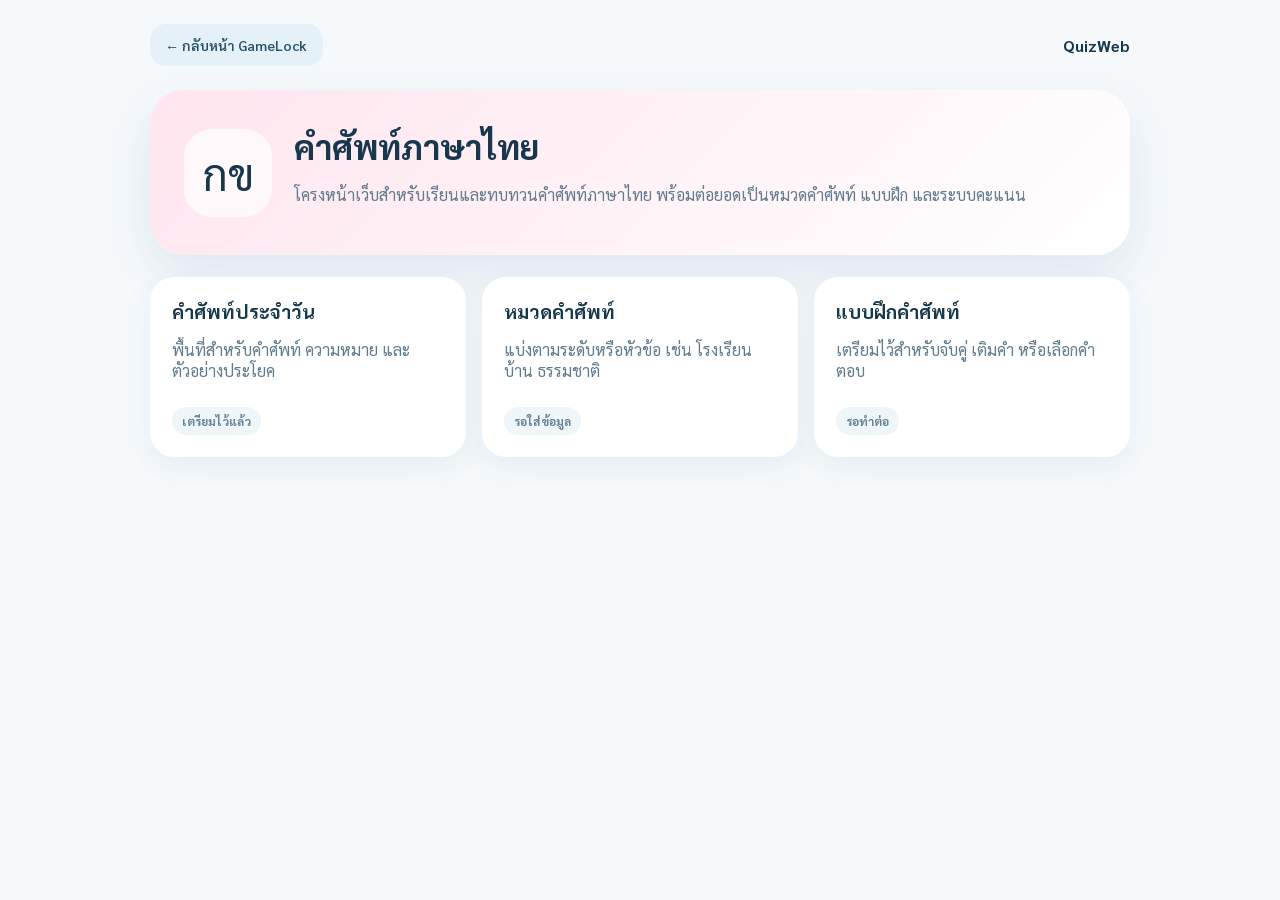
<file: docs/thai-vocab.html>
<!doctype html>
<html lang="th">
<head>
<meta charset="utf-8">
<meta name="viewport" content="width=device-width,initial-scale=1,viewport-fit=cover">
<title>คำศัพท์ภาษาไทย • QuizWeb</title>
<style>
@import url('https://fonts.googleapis.com/css2?family=Sarabun:wght@400;500;600;700&display=swap');
*{box-sizing:border-box}html,body{margin:0;min-height:100%;font-family:"Sarabun",sans-serif;background:#f5f9fc;color:#17374c}
body{padding:24px}.wrap{max-width:980px;margin:0 auto}.top{display:flex;align-items:center;justify-content:space-between;gap:16px;margin-bottom:24px}
.back{border:0;border-radius:16px;padding:12px 16px;background:#e4f1f8;color:#28516a;font:600 14px "Sarabun";cursor:pointer}
.hero{background:linear-gradient(135deg,#ffe5ef,#ffffff);border-radius:34px;padding:34px;box-shadow:0 18px 50px rgba(25,72,103,.10)}
.hero-row{display:flex;align-items:center;gap:22px}.emoji{width:88px;height:88px;border-radius:28px;background:rgba(255,255,255,.72);display:grid;place-items:center;font-size:44px}
h1{margin:0;font-size:34px}p{color:#607b8e}.grid{display:grid;grid-template-columns:repeat(3,1fr);gap:16px;margin-top:22px}
.card{background:#fff;border-radius:24px;padding:22px;min-height:150px;box-shadow:0 10px 30px rgba(25,72,103,.07)}
.card h3{margin:0 0 8px;font-size:19px}.badge{display:inline-block;margin-top:10px;border-radius:999px;padding:6px 10px;background:#eef6fa;color:#668295;font-size:12px;font-weight:700}
@media(max-width:720px){body{padding:14px}.grid{grid-template-columns:1fr}.hero{padding:24px}.hero-row{align-items:flex-start}.emoji{width:68px;height:68px;font-size:34px}h1{font-size:27px}}
</style>
</head>
<body>
<div class="wrap">
  <div class="top"><button class="back" onclick="location.href='./gamelock-client.html'">← กลับหน้า GameLock</button><strong>QuizWeb</strong></div>
  <section class="hero"><div class="hero-row"><div class="emoji">กข</div><div><h1>คำศัพท์ภาษาไทย</h1><p>โครงหน้าเว็บสำหรับเรียนและทบทวนคำศัพท์ภาษาไทย พร้อมต่อยอดเป็นหมวดคำศัพท์ แบบฝึก และระบบคะแนน</p></div></div></section>
  <div class="grid">
    <div class="card"><h3>คำศัพท์ประจำวัน</h3><p>พื้นที่สำหรับคำศัพท์ ความหมาย และตัวอย่างประโยค</p><span class="badge">เตรียมไว้แล้ว</span></div>
    <div class="card"><h3>หมวดคำศัพท์</h3><p>แบ่งตามระดับหรือหัวข้อ เช่น โรงเรียน บ้าน ธรรมชาติ</p><span class="badge">รอใส่ข้อมูล</span></div>
    <div class="card"><h3>แบบฝึกคำศัพท์</h3><p>เตรียมไว้สำหรับจับคู่ เติมคำ หรือเลือกคำตอบ</p><span class="badge">รอทำต่อ</span></div>
  </div>
</div>
</body>
</html>
</file>
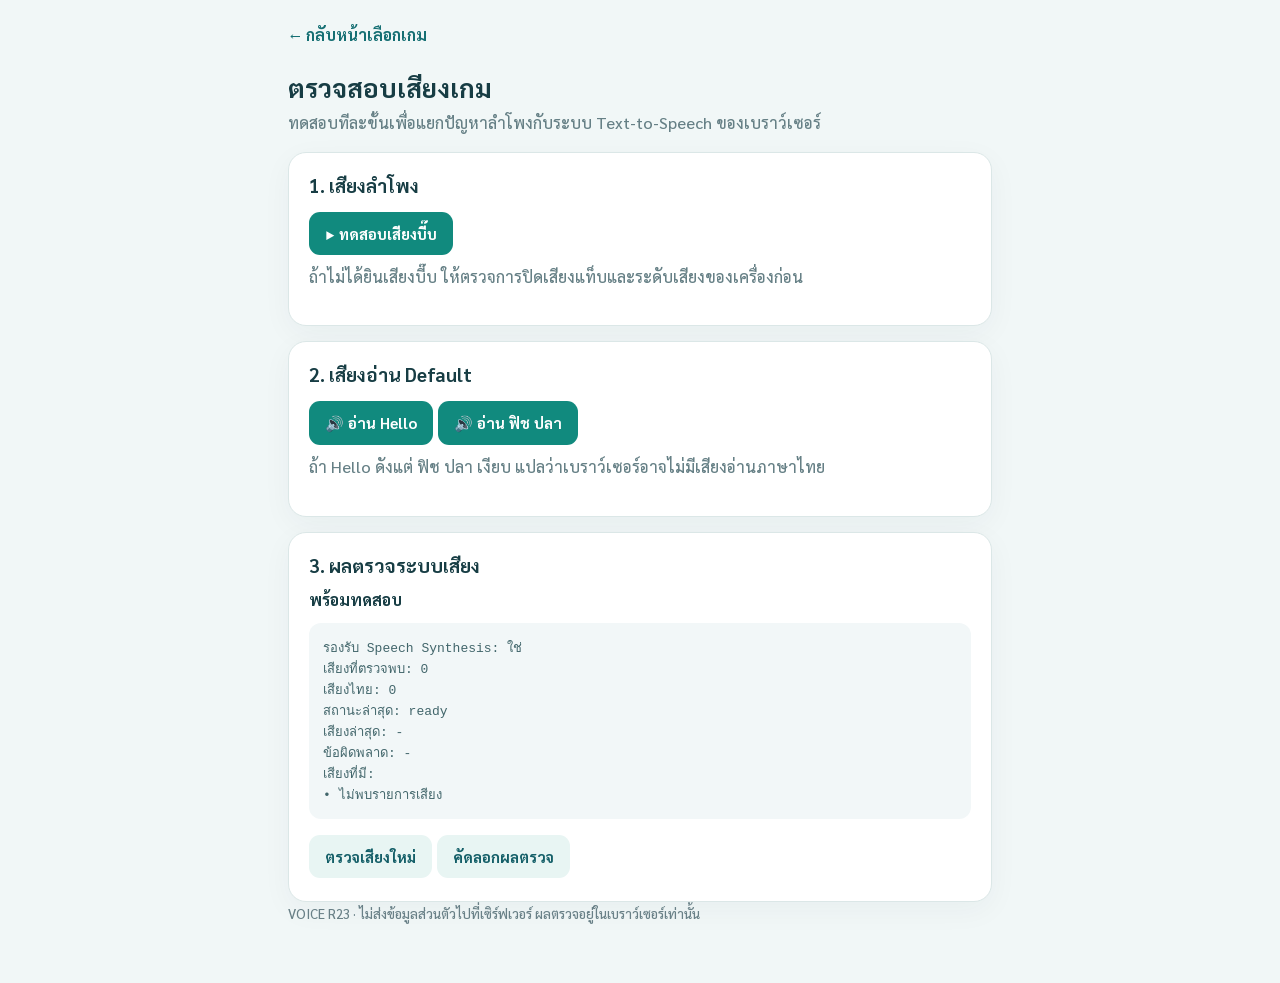
<file: docs/games/audio-test.html>
<!doctype html>
<html lang="th"><head><meta charset="utf-8"><meta name="viewport" content="width=device-width,initial-scale=1"><meta name="quizweb-module" content="games">
<title>ตรวจสอบเสียง · QuizWeb Games</title>
<link href="https://fonts.googleapis.com/css2?family=Sarabun:wght@400;500;600;700&display=swap" rel="stylesheet">
<style>*{box-sizing:border-box}body{margin:0;background:#f1f7f7;color:#173d44;font:500 16px Sarabun,'Segoe UI',sans-serif}.wrap{max-width:740px;margin:auto;padding:24px 18px 60px}a{color:#156f73;text-decoration:none;font-weight:700}h1{font-size:26px;margin:25px 0 5px}p{line-height:1.6;color:#668086;margin:6px 0 16px}.card{background:#fff;border:1px solid #dbe7e7;border-radius:18px;padding:20px;margin-top:15px;box-shadow:0 8px 30px #1537440b}h2{font-size:19px;margin:0 0 12px}button{border:0;border-radius:11px;background:#118a7e;color:#fff;cursor:pointer;font:700 15px Sarabun,'Segoe UI',sans-serif;padding:12px 16px;margin:3px 5px 3px 0}button.secondary{background:#e8f5f3;color:#145f68}#status{margin:10px 0;font-weight:700}pre{white-space:pre-wrap;word-break:break-word;background:#f2f7f8;padding:14px;border-radius:12px;font-size:13px;color:#42666b}small{color:#698087}</style>
<script src="assets/speech.js?v=r23" defer></script></head><body>
<div class="wrap"><a href="index.html">← กลับหน้าเลือกเกม</a><h1>ตรวจสอบเสียงเกม</h1><p>ทดสอบทีละขั้นเพื่อแยกปัญหาลำโพงกับระบบ Text-to-Speech ของเบราว์เซอร์</p>
<div class="card"><h2>1. เสียงลำโพง</h2><button id="beep">▶ ทดสอบเสียงบี๊บ</button><p>ถ้าไม่ได้ยินเสียงบี๊บ ให้ตรวจการปิดเสียงแท็บและระดับเสียงของเครื่องก่อน</p></div>
<div class="card"><h2>2. เสียงอ่าน Default</h2><button id="english">🔊 อ่าน Hello</button><button id="thai">🔊 อ่าน ฟิช ปลา</button><p>ถ้า Hello ดังแต่ ฟิช ปลา เงียบ แปลว่าเบราว์เซอร์อาจไม่มีเสียงอ่านภาษาไทย</p></div>
<div class="card"><h2>3. ผลตรวจระบบเสียง</h2><div id="status" role="status" aria-live="polite">พร้อมทดสอบ</div><pre id="result">กำลังตรวจระบบเสียง...</pre><button class="secondary" id="refresh">ตรวจเสียงใหม่</button><button class="secondary" id="copy">คัดลอกผลตรวจ</button></div>
<small>VOICE R23 · ไม่ส่งข้อมูลส่วนตัวไปที่เซิร์ฟเวอร์ ผลตรวจอยู่ในเบราว์เซอร์เท่านั้น</small>
</div><script>
window.addEventListener('DOMContentLoaded',()=>{
const $=id=>document.getElementById(id), api=window.QuizWebGamesSpeech;
if(!api?.getStatus){$('status').textContent='ไฟล์ระบบเสียงโหลดไม่สำเร็จ';return;}
function render(){const d=api.getStatus();$('result').textContent=['รองรับ Speech Synthesis: '+(d.supported?'ใช่':'ไม่รองรับ'),'เสียงที่ตรวจพบ: '+d.voices.length,'เสียงไทย: '+d.voices.filter(v=>/^th(?:-|$)/i.test(v.lang)).length,'สถานะล่าสุด: '+d.stage,'เสียงล่าสุด: '+(d.voice||'-'),'ข้อผิดพลาด: '+(d.error||'-'),'เสียงที่มี:'].concat(d.voices.length?d.voices.map(v=>'• '+v.name+' ('+v.lang+')'+(v.default?' [Default]':'')):['• ไม่พบรายการเสียง']).join('\n');}
$('beep').onclick=async()=>{try{const C=window.AudioContext||window.webkitAudioContext;if(!C)throw Error('ไม่รองรับ AudioContext');const c=new C();await c.resume();const o=c.createOscillator(),g=c.createGain();o.frequency.value=700;g.gain.value=.13;o.connect(g).connect(c.destination);o.start();o.stop(c.currentTime+.3);setTimeout(()=>c.close().catch(()=>{}),650);$('status').textContent='ส่งเสียงบี๊บแล้ว · ตรวจด้วยหูว่าได้ยินหรือไม่';}catch(e){$('status').textContent='ทดสอบบี๊บไม่สำเร็จ: '+e.message;}};
$('english').onclick=()=>{try{const s=speechSynthesis;if(s.speaking||s.pending)s.cancel();const u=new SpeechSynthesisUtterance('Hello');u.onstart=()=>{$('status').textContent='เสียง Default เริ่มพูดแล้ว';};u.onend=()=>{$('status').textContent='เบราว์เซอร์รายงานว่าอ่าน Hello จบแล้ว';render();};u.onerror=e=>{$('status').textContent='เสียง Default ผิดพลาด: '+e.error;render();};s.speak(u);$('status').textContent='ส่ง Hello ไปยังเบราว์เซอร์แล้ว';}catch(e){$('status').textContent=e.message;}};
$('thai').onclick=()=>{api.say('FISH',render,'ปลา');$('status').textContent='ส่ง ฟิช ปลา ไปยังระบบเสียงแล้ว';render();};
$('refresh').onclick=render;
$('copy').onclick=()=>navigator.clipboard?.writeText($('result').textContent).then(()=>{$('status').textContent='คัดลอกผลตรวจแล้ว';}).catch(()=>{$('status').textContent='คัดลอกไม่ได้';});
render();
});
</script></body></html>
</file>
<file: docs/styles.css>
:root {
  --bg: #f5f9fc;
  --surface: #ffffff;
  --surface-soft: #eef7ff;
  --text: #18324a;
  --muted: #61788b;
  --line: #dce8f1;
  --primary: #3478b8;
  --primary-dark: #245b8b;
  --accent: #65a68a;
  --accent-soft: #eaf7f1;
  --warning: #a86912;
  --warning-soft: #fff4de;
  --danger: #b24b4b;
  --danger-soft: #fff0f0;
  --shadow: 0 14px 35px rgba(30, 72, 110, .10);
  --radius: 22px;
}
* { box-sizing: border-box; }
html { scroll-behavior: smooth; }
body {
  margin: 0;
  color: var(--text);
  background: linear-gradient(180deg, #f8fbfe 0%, #f2f8fb 60%, #eef6fa 100%);
  font-family: "Sarabun", "Leelawadee UI", Tahoma, sans-serif;
  font-size: 19px;
  line-height: 1.68;
}
button, select, input { font: inherit; }
button { cursor: pointer; }
.app-shell { width: min(1120px, calc(100% - 28px)); margin: 0 auto; padding: 22px 0 48px; }
.topbar { display:flex; align-items:flex-start; justify-content:space-between; gap:18px; margin-bottom:18px; }
h1,h2,h3,p { margin-top:0; }
h1 { font-size: clamp(30px, 5vw, 44px); margin-bottom:2px; letter-spacing:-.02em; }
h2 { font-size: clamp(24px, 3vw, 32px); line-height:1.35; margin-bottom:8px; }
h3 { font-size: 22px; line-height:1.45; margin-bottom:8px; }
.subtitle,.muted { color:var(--muted); }
.eyebrow { color:var(--primary); font-size:14px; font-weight:700; letter-spacing:.06em; text-transform:uppercase; }
.card { background:rgba(255,255,255,.96); border:1px solid var(--line); border-radius:var(--radius); box-shadow:var(--shadow); }
.compact { padding:14px 16px; }
.icon-btn,.listen-btn,.ghost,.secondary,.primary { border-radius:14px; min-height:48px; padding:10px 16px; border:1px solid transparent; font-weight:650; transition:.18s ease; }
.primary { background:var(--primary); color:white; box-shadow:0 6px 16px rgba(52,120,184,.18); }
.primary:hover { background:var(--primary-dark); transform:translateY(-1px); }
.primary:disabled { opacity:.45; cursor:not-allowed; transform:none; }
.secondary { background:var(--surface); color:var(--primary-dark); border-color:#bed6e8; }
.ghost,.listen-btn,.icon-btn { background:#fff; color:var(--text); border-color:var(--line); }
.listen-btn { min-height:42px; padding:8px 12px; font-size:15px; display:inline-flex; align-items:center; justify-content:center; gap:8px; text-align:center; }
.large { min-height:54px; padding:12px 22px; }
.tabbar { position:sticky; top:8px; z-index:20; display:grid; grid-template-columns:repeat(6,1fr); gap:6px; padding:7px; margin-bottom:24px; border:1px solid var(--line); background:rgba(255,255,255,.92); backdrop-filter:blur(12px); border-radius:18px; box-shadow:0 8px 24px rgba(32,67,96,.08); }
.tab { border:0; background:transparent; color:var(--muted); border-radius:13px; padding:11px 10px; min-height:46px; font-weight:650; }
.tab.active { color:var(--primary-dark); background:#eaf4fc; }
.view { display:none; }
.view.active { display:block; animation:fade .18s ease-out; }
@keyframes fade { from {opacity:.35; transform:translateY(4px)} to {opacity:1; transform:none} }
.hero { display:grid; grid-template-columns:1.35fr .65fr; gap:24px; padding:28px; overflow:hidden; }
.hero-copy p { max-width:720px; }
.pill,.source-badge { display:inline-flex; align-items:center; min-height:30px; border-radius:999px; padding:4px 10px; background:var(--accent-soft); color:#2f7159; font-size:14px; font-weight:700; }
.hero-actions { display:flex; gap:10px; flex-wrap:wrap; }
.hero-stats { display:grid; grid-template-columns:1fr 1fr; gap:10px; align-content:center; }
.hero-stats div { background:var(--surface-soft); border-radius:16px; padding:16px; text-align:center; }
.hero-stats strong { display:block; font-size:30px; color:var(--primary-dark); line-height:1.1; }
.hero-stats span { font-size:14px; color:var(--muted); }
.section-heading { display:flex; justify-content:space-between; gap:14px; align-items:flex-end; margin:28px 2px 14px; }
.section-heading.split { align-items:center; }
.lesson-grid,.quiz-set-grid { display:grid; grid-template-columns:repeat(2,minmax(0,1fr)); gap:16px; }
.lesson-card,.quiz-set-card { padding:22px; }
.lesson-card .number { width:42px; height:42px; display:grid; place-items:center; border-radius:13px; background:#eaf4fc; color:var(--primary-dark); font-weight:800; margin-bottom:14px; }
.lesson-card p,.quiz-set-card p { color:var(--muted); }
.lesson-card button,.quiz-set-card button { width:100%; margin-top:8px; }
.select { min-height:48px; border:1px solid var(--line); border-radius:13px; background:#fff; color:var(--text); padding:8px 12px; }
.audio-toolbar { display:flex; align-items:center; gap:14px; flex-wrap:wrap; margin-bottom:18px; }
.rate-control { display:flex; align-items:center; gap:9px; color:var(--muted); font-size:15px; }
.rate-control input { width:130px; }
.lesson-content { display:grid; gap:14px; }
.lesson-summary { padding:22px; }
.lesson-intro { font-size:19px; color:#35556f; margin-bottom:0; }
.lesson-section { padding:21px 22px; }
.lesson-section-head { display:flex; gap:12px; align-items:flex-start; justify-content:space-between; }
.lesson-section ul { margin:8px 0 0; padding-left:24px; }
.lesson-section li { margin:6px 0; }
.lesson-bottom-actions { display:flex; justify-content:center; margin:20px 0 4px; }
.quiz-set-card .count { font-size:34px; font-weight:800; color:var(--primary-dark); line-height:1.15; }
.quiz-set-card .mix { font-size:14px; color:var(--muted); }
.quiz-topline { display:flex; align-items:center; gap:16px; margin-bottom:14px; }
.quiz-progress-wrap { flex:1; }
.quiz-meta { display:flex; justify-content:space-between; gap:12px; color:var(--muted); font-size:15px; margin-bottom:6px; }
.progress { height:10px; border-radius:999px; background:#e1ebf3; overflow:hidden; }
.progress span { display:block; height:100%; width:0; border-radius:inherit; background:var(--primary); transition:width .25s ease; }
.quiz-card { max-width:820px; margin:0 auto; padding:24px; }
.question-source-row { display:flex; justify-content:space-between; align-items:center; gap:12px; margin-bottom:14px; }
.question-text { font-size:clamp(23px,3vw,30px); }
.option-list { display:grid; gap:10px; margin-top:18px; }
.option { display:grid; grid-template-columns:auto 1fr auto; gap:12px; align-items:center; width:100%; min-height:64px; text-align:left; color:var(--text); background:#fff; border:2px solid var(--line); border-radius:17px; padding:12px 13px; }
.option:hover { border-color:#a8cbe2; background:#fbfdff; }
.option.selected { border-color:var(--primary); background:#eef7ff; box-shadow:0 0 0 3px rgba(52,120,184,.08); }
.option.correct { border-color:#4b9876; background:#eef9f4; }
.option.wrong { border-color:#ce6b6b; background:#fff3f3; }
.option-letter { display:grid; place-items:center; width:38px; height:38px; border-radius:12px; background:#edf3f7; font-weight:800; }
.option-text { font-weight:550; }
.option-speak { border:0; background:#f1f6fa; border-radius:12px; min-width:42px; min-height:42px; width:42px; height:42px; padding:0; display:inline-flex; align-items:center; justify-content:center; line-height:1; flex-shrink:0; }
.feedback { margin-top:17px; padding:15px 17px; border-radius:15px; background:var(--accent-soft); border:1px solid #cbe8da; }
.feedback.bad { background:var(--danger-soft); border-color:#f0caca; }
.feedback strong { display:block; margin-bottom:4px; }
.quiz-actions { display:flex; justify-content:flex-end; margin-top:18px; }
.hidden { display:none !important; }
.result-wrap { display:grid; gap:16px; }
.result-card { padding:24px; text-align:center; }
.score-circle { width:154px; height:154px; display:grid; place-items:center; margin:10px auto 18px; border-radius:50%; background:#eaf4fc; border:10px solid #d4e7f5; }
.score-circle strong { display:block; font-size:42px; line-height:1; color:var(--primary-dark); }
.score-circle span { font-size:14px; color:var(--muted); }
.mistake-list { display:grid; gap:10px; }
.mistake-item { padding:15px 17px; text-align:left; border:1px solid var(--line); border-radius:14px; background:#fff; }
.mistake-item p { margin-bottom:4px; }
.mistake-item small { color:var(--muted); }
footer { text-align:center; color:var(--muted); font-size:14px; padding:30px 8px 0; }
@media (max-width:760px) {
  body { font-size:17px; }
  .app-shell { width:min(100% - 18px, 1120px); padding-top:12px; }
  .topbar { align-items:center; }
  .topbar .subtitle { display:none; }
  .icon-btn { min-height:42px; padding:8px 11px; font-size:14px; white-space:nowrap; }
  .tabbar { top:5px; gap:3px; padding:5px; }
  .tab { padding:9px 4px; font-size:14px; }
  .hero { grid-template-columns:1fr; padding:20px; }
  .hero-stats { grid-template-columns:repeat(4,1fr); }
  .hero-stats div { padding:11px 5px; }
  .hero-stats strong { font-size:25px; }
  .lesson-grid,.quiz-set-grid { grid-template-columns:1fr; }
  .section-heading.split { align-items:stretch; flex-direction:column; }
  .quiz-topline { align-items:stretch; flex-direction:column; }
  .question-source-row { align-items:stretch; flex-direction:column; }
  .listen-btn { width:100%; }
  .quiz-card { padding:18px 14px; }
  .option { grid-template-columns:auto 1fr auto; padding:11px; }
  .quiz-actions button { width:100%; }
  .audio-toolbar { align-items:stretch; flex-direction:column; }
  .audio-toolbar .primary { width:100%; }
  .rate-control { justify-content:space-between; }
}
@media (max-width:460px) {
  .hero-stats { grid-template-columns:1fr 1fr; }
  .tab { font-size:13px; }
  .option-letter { width:36px; height:36px; }
}


/* Multi-subject home */
.welcome { padding:26px 28px; margin-bottom:18px; }
.welcome h2 { margin-top:8px; }
.welcome p { max-width:760px; margin-bottom:0; color:var(--muted); }
.subject-grid { display:grid; grid-template-columns:repeat(2,minmax(0,1fr)); gap:18px; }
.subject-card { position:relative; display:grid; grid-template-columns:auto 1fr; gap:16px 18px; align-items:start; padding:24px; overflow:hidden; }
.subject-card::after { content:""; position:absolute; width:180px; height:180px; right:-80px; top:-85px; border-radius:50%; background:#eef7ff; z-index:0; }
.subject-card > * { position:relative; z-index:1; }
.subject-icon { width:68px; height:68px; display:grid; place-items:center; border-radius:20px; background:#eaf4fc; font-size:36px; }
.subject-copy h2 { margin:2px 0 4px; }
.subject-copy p { color:var(--muted); margin-bottom:10px; }
.subject-meta { display:flex; flex-wrap:wrap; gap:7px; }
.subject-meta span { display:inline-flex; padding:5px 9px; border-radius:999px; background:#f2f7fa; color:#49677e; font-size:13px; font-weight:650; }
.subject-card > .primary { grid-column:1 / -1; width:100%; }
.block-eyebrow { display:block; margin-top:12px; }
.back-subjects { margin-bottom:14px; }
.disabled-tab { opacity:.38; cursor:not-allowed; }

/* Global speech controls */
.speech-panel { margin:-6px 0 22px; display:grid; gap:10px; }
.speech-panel-title { display:flex; justify-content:space-between; align-items:center; gap:12px; }
.speech-panel-title .muted { font-size:13px; text-align:right; }
.speech-controls { display:grid; grid-template-columns:minmax(250px,1fr) auto auto; align-items:end; gap:10px; }
.speech-controls > label { color:var(--muted); font-size:14px; font-weight:600; }
.speech-controls .select { width:100%; margin-top:4px; }
.voice-select { max-width:100%; }
.speech-controls .rate-control { display:grid; grid-template-columns:auto auto; grid-template-areas:"label value" "range range"; min-width:190px; gap:2px 9px; }
.speech-controls .rate-control input { grid-area:range; width:190px; }
.speech-controls .rate-control span { grid-area:value; text-align:right; }
.speech-controls .listen-btn { white-space:nowrap; }

@media (max-width:760px) {
  .subject-grid { grid-template-columns:1fr; }
  .subject-card { padding:20px; }
  .speech-panel { margin-bottom:16px; }
  .speech-panel-title { align-items:flex-start; flex-direction:column; gap:2px; }
  .speech-panel-title .muted { text-align:left; }
  .speech-controls { grid-template-columns:1fr; align-items:stretch; }
  .speech-controls .rate-control { min-width:0; }
  .speech-controls .rate-control input { width:100%; }
  .speech-controls .listen-btn { width:100%; }
}

@media (max-width:560px) {
  .tabbar { display:flex; overflow-x:auto; scrollbar-width:none; }
  .tabbar::-webkit-scrollbar { display:none; }
  .tab { flex:0 0 auto; min-width:82px; padding-left:9px; padding-right:9px; }
}

.voice-provider-note { margin-top:10px; font-size:15px; color:var(--muted); }


/* Home actions */
.welcome-actions { display:flex; gap:10px; flex-wrap:wrap; margin-top:14px; }

/* Settings view */
.settings-layout {
  display:grid;
  grid-template-columns:minmax(0, 1.55fr) minmax(280px, .85fr);
  gap:18px;
  align-items:start;
}

.settings-main, .settings-side { padding:24px; }
.settings-head {
  display:flex;
  justify-content:space-between;
  align-items:flex-start;
  gap:16px;
  margin-bottom:18px;
}
.settings-head h3 { margin:10px 0 6px; }

.status-chip {
  display:inline-flex;
  align-items:center;
  justify-content:center;
  min-height:38px;
  padding:8px 14px;
  border-radius:999px;
  background:#eef7ff;
  border:1px solid #d5e7f5;
  color:var(--primary-dark);
  font-size:14px;
  font-weight:700;
  text-align:center;
}

.settings-grid {
  display:grid;
  grid-template-columns:repeat(2, minmax(0,1fr));
  gap:16px;
}

.setting-card {
  background:linear-gradient(180deg, #fbfdff 0%, #f6fbff 100%);
  border:1px solid #ddebf5;
  border-radius:18px;
  padding:18px;
}

.setting-card.action-card {
  grid-column:1 / -1;
  display:flex;
  align-items:center;
  justify-content:space-between;
  gap:14px;
}

.setting-label {
  display:block;
  margin-bottom:8px;
  color:var(--text);
  font-weight:700;
}

.setting-help {
  margin:8px 0 0;
  color:var(--muted);
  font-size:15px;
  line-height:1.55;
}

.setting-row {
  display:flex;
  align-items:center;
  justify-content:space-between;
  gap:10px;
  margin-bottom:8px;
}

.rate-badge {
  display:inline-flex;
  align-items:center;
  justify-content:center;
  min-width:70px;
  min-height:34px;
  padding:4px 10px;
  border-radius:999px;
  background:#f1f7fb;
  color:var(--primary-dark);
  font-size:14px;
  font-weight:700;
}

.settings-main input[type="range"] {
  width:100%;
  margin:8px 0 0;
}

.quick-tips {
  margin:10px 0 0;
  padding-left:22px;
}
.quick-tips li {
  margin:10px 0;
  color:#486174;
}

@media (max-width:920px) {
  .settings-layout {
    grid-template-columns:1fr;
  }
}

@media (max-width:760px) {
  .tabbar {
    grid-template-columns:repeat(3, 1fr);
  }
  .settings-head {
    flex-direction:column;
    align-items:stretch;
  }
  .settings-grid {
    grid-template-columns:1fr;
  }
  .setting-card.action-card {
    flex-direction:column;
    align-items:stretch;
  }
}

@media (max-width:560px) {
  .tabbar {
    display:grid;
    grid-template-columns:repeat(2, 1fr);
    overflow:visible;
  }
  .tab {
    min-width:0;
  }
  .settings-main, .settings-side {
    padding:18px;
  }
}


.btn-icon,.speaker-icon {
  display:inline-flex;
  align-items:center;
  justify-content:center;
  line-height:1;
}
.speaker-icon {
  width:1.1em;
  height:1.1em;
  font-size:18px;
}

.compact-lesson-card h3 {
  margin-bottom:14px;
}

.question-media:empty,
.lesson-media:empty,
.section-media:empty {
  display:none;
}

.question-media,
.lesson-media,
.section-media {
  margin-top:14px;
}

.media-grid {
  display:grid;
  grid-template-columns:repeat(auto-fit,minmax(180px,1fr));
  gap:12px;
}

.media-item {
  margin:0;
  background:#f9fcff;
  border:1px solid var(--line);
  border-radius:16px;
  overflow:hidden;
}

.media-item img {
  display:block;
  width:100%;
  height:auto;
  aspect-ratio:4 / 3;
  object-fit:cover;
  background:#edf4f8;
}

.media-item figcaption {
  padding:10px 12px;
  font-size:14px;
  color:var(--muted);
}
/* QUIZWEB_MINIMAL_HEADER_START */
/* Keep the header controls in the DOM for existing JS, but remove the visual header. */
.topbar {
    display: none !important;
}

#stopSpeechBtn {
    display: none !important;
}

/* Pull the useful navigation/content upward after removing the large heading. */
.app-shell {
    padding-top: 8px !important;
}
/* QUIZWEB_MINIMAL_HEADER_END */
/* QUIZWEB_ADMIN_VOICE_START */
/* Voice configuration is admin-only. Keep hidden elements for existing app.js compatibility. */
.tab[data-view="settings"],
.go-settings,
#view-settings {
    display: none !important;
}

.audio-toolbar .muted {
    display: none !important;
}
/* QUIZWEB_ADMIN_VOICE_END */
/* QUIZWEB_HIDE_MAIN_NAV_START */
/* Navigation stays in the DOM for existing JavaScript, but is no longer visible. */
.tabbar {
    display: none !important;
}

/* With the large header and tabbar gone, keep only a small comfortable top gap. */
.app-shell {
    padding-top: 10px !important;
}

/* Navigation buttons use text only; no extra icon spacing is needed. */
.back-subjects,
.back-to-subject,
#lessonBackBtn,
#backToQuizSelect {
    gap: 0 !important;
}
/* QUIZWEB_HIDE_MAIN_NAV_END */
/* QUIZWEB_GLOBAL_HOME_CSS_START */
.section-heading.has-global-home {
    position: relative;
}

.section-heading.has-global-home > div:first-child {
    padding-right: 116px;
}

.global-home-button {
    position: absolute;
    top: 0;
    right: 2px;
    margin: 0 !important;
    white-space: nowrap;
}

.global-page-nav {
    position: relative;
    min-height: 48px;
    margin-bottom: 12px;
}

.global-page-nav .global-home-button {
    top: 0;
    right: 0;
}

.global-home-button[hidden],
.global-page-nav[hidden] {
    display: none !important;
}

@media (max-width: 560px) {
    .section-heading.has-global-home > div:first-child {
        padding-right: 102px;
    }

    .global-home-button {
        right: 0;
    }
}
/* QUIZWEB_GLOBAL_HOME_CSS_END */
/* QUIZWEB_NO_HOME_DURING_QUIZ_START */
#view-quiz .global-home-button,
#view-quiz > .global-page-nav {
    display: none !important;
}
/* QUIZWEB_NO_HOME_DURING_QUIZ_END */
/* QUIZWEB_HIDE_GREEN_BADGES_START */
/* Decorative green labels are intentionally hidden to keep the learner UI clean. */
.pill,
.source-badge {
    display: none !important;
}
/* QUIZWEB_HIDE_GREEN_BADGES_END */
/* QUIZWEB_HOME_MINIMAL_CSS_START */
#view-home .welcome {
    display: none !important;
}

#view-home .subject-grid {
    margin-top: 0 !important;
}

.home-empty-state {
    grid-column: 1 / -1;
    padding: 56px 18px;
    text-align: center;
    color: #6b8192;
    font-size: 20px;
    font-weight: 700;
}
/* QUIZWEB_HOME_MINIMAL_CSS_END */

/* QUIZWEB_GAMELOCK_LAYOUT_BT_CSS_START */

/* ---------- LESSON PAGE ---------- */
html.gamelock-mode #view-lessons .section-heading.split{
  display:grid !important;
  grid-template-columns:minmax(0,1fr) !important;
  align-items:stretch !important;
  gap:12px !important;
}
html.gamelock-mode #view-lessons .section-heading.split > div{
  min-width:0 !important;
  width:100% !important;
}
html.gamelock-mode #view-lessons .section-heading.split .back-to-subject,
html.gamelock-mode #view-lessons .back-to-subject{
  position:static !important;
  float:none !important;
  display:block !important;
  width:100% !important;
  max-width:100% !important;
  margin:0 0 10px !important;
}
html.gamelock-mode #view-lessons #lessonTitle{
  max-width:100% !important;
  min-width:0 !important;
  overflow-wrap:anywhere !important;
}
html.gamelock-mode #view-lessons #lessonSelect{
  position:static !important;
  float:none !important;
  width:100% !important;
  max-width:100% !important;
  min-width:0 !important;
  margin:0 !important;
}
html.gamelock-mode #view-lessons .audio-toolbar{
  display:grid !important;
  grid-template-columns:minmax(0,1fr) !important;
  align-items:stretch !important;
  gap:10px !important;
}
html.gamelock-mode #view-lessons .audio-toolbar > *{
  min-width:0 !important;
  max-width:100% !important;
}
html.gamelock-mode #view-lessons #readLessonBtn{
  width:100% !important;
  max-width:100% !important;
}
html.gamelock-mode #view-lessons .lesson-section-head{
  display:grid !important;
  grid-template-columns:minmax(0,1fr) !important;
  align-items:stretch !important;
  gap:12px !important;
}
html.gamelock-mode #view-lessons .lesson-section-head > div{
  min-width:0 !important;
  width:100% !important;
}
html.gamelock-mode #view-lessons .lesson-section-head h3{
  min-width:0 !important;
  max-width:100% !important;
  overflow-wrap:anywhere !important;
}
html.gamelock-mode #view-lessons .read-section{
  position:static !important;
  float:none !important;
  width:100% !important;
  max-width:100% !important;
  margin:0 !important;
}
html.gamelock-mode #view-lessons .lesson-bottom-actions,
html.gamelock-mode #view-lessons .lesson-bottom-actions button{
  width:100% !important;
  max-width:100% !important;
}

/* ---------- QUIZ PAGE ---------- */
html.gamelock-mode .quiz-topline{
  display:flex !important;
  flex-direction:column !important;
  align-items:stretch !important;
  gap:12px !important;
}
html.gamelock-mode .quiz-topline > button,
html.gamelock-mode .quiz-topline > .ghost,
html.gamelock-mode .quiz-topline > .icon-btn{
  position:static !important;
  float:none !important;
  width:100% !important;
  max-width:none !important;
  margin:0 !important;
}
html.gamelock-mode #view-quiz .question-source-row{
  display:grid !important;
  grid-template-columns:minmax(0,1fr) !important;
  align-items:stretch !important;
  gap:10px !important;
}
html.gamelock-mode #view-quiz .listen-btn,
html.gamelock-mode #view-quiz #readQuestionAllBtn{
  width:100% !important;
  max-width:100% !important;
}
html.gamelock-mode #view-quiz .quiz-actions{
  display:flex !important;
  justify-content:stretch !important;
}
html.gamelock-mode #view-quiz .quiz-actions button{
  width:100% !important;
  max-width:100% !important;
}

/* Keep cards/text from growing through controls on different DPI settings. */
html.gamelock-mode #view-lessons *,
html.gamelock-mode #view-quiz *{
  min-width:0;
}
html.gamelock-mode #view-lessons button,
html.gamelock-mode #view-lessons select,
html.gamelock-mode #view-quiz button,
html.gamelock-mode #view-quiz select{
  box-sizing:border-box !important;
}

/* Speech stop/lock rules from the previous fixed version. */
.speech-control-locked{
  pointer-events:none !important;
  opacity:.48 !important;
  cursor:default !important;
}
#inlineSpeechStopBtn{
  min-height:42px;
  padding:8px 14px;
  border:0;
  border-radius:14px;
  background:#fff0f1;
  color:#a33f4a;
  font:650 15px/1.2 "Sarabun",sans-serif;
  cursor:pointer;
  box-shadow:none;
  white-space:nowrap;
}
#inlineSpeechStopBtn:hover{background:#ffe4e7}
#inlineSpeechStopBtn:active{transform:scale(.98)}
html.gamelock-mode #inlineSpeechStopBtn{
  width:100% !important;
  max-width:100% !important;
}

/* QUIZWEB_GAMELOCK_LAYOUT_BT_CSS_END */
</file>
<file: docs/games/assets/typing.css>
:root{color-scheme:light;--ink:#25344c;--muted:#708097;--purple:#6d5ce7;--pink:#ec72a0;--white:#fff;--stroke:#e9e7f1;--shadow:0 18px 56px rgba(73,66,126,.08);font-family:"Sarabun","Noto Sans Thai",Tahoma,"Segoe UI",sans-serif;font-synthesis:none}
*{box-sizing:border-box}html{scroll-behavior:smooth}body{margin:0;min-width:320px;min-height:100vh;color:var(--ink);background:#f7f8ff;font-family:inherit;font-size:16px}button,textarea{font-family:inherit}button,a{-webkit-tap-highlight-color:transparent}a{color:inherit;text-decoration:none}button{cursor:pointer}button:disabled{cursor:default;opacity:.65}[hidden]{display:none!important}:focus-visible{outline:3px solid #558cfd;outline-offset:4px}
.site-shell{max-width:1120px;margin:auto;padding:28px 24px 36px}.topbar{display:flex;justify-content:space-between;align-items:center;gap:16px;min-height:44px}.back-link{display:inline-flex;align-items:center;justify-content:center;padding:11px 17px;min-height:44px;border-radius:15px;background:#fff;border:1px solid #ecebf4;box-shadow:0 4px 15px #33305c0b;font-weight:800;font-size:14px}.back-link:hover{border-color:#c8bdfb}.brand{font-weight:800;color:#5c4cac;white-space:nowrap}.brand-muted{font-weight:600;color:var(--muted)}.brand-link:hover{text-decoration:underline}.eyebrow{margin:0;color:#8f7cbe;letter-spacing:.13em;font-size:12px;font-weight:850}
.home-page{background:radial-gradient(circle at 3% 13%,#fff0e8 0,transparent 39%),radial-gradient(circle at 97% 18%,#e8efff 0,transparent 40%),#f7f8ff}.home-hero{margin-top:29px;min-height:294px;display:flex;align-items:center;justify-content:space-between;gap:22px;padding:35px 44px;background:linear-gradient(114deg,#fff,#fff6f9 68%,#f1f0ff);border:1px solid #fff;border-radius:32px;box-shadow:var(--shadow);overflow:hidden}.hero-copy{max-width:690px;z-index:1}.home-hero h1{font-size:clamp(30px,4.6vw,50px);letter-spacing:-.035em;line-height:1.35;margin:10px 0 10px}.highlight-pink{color:#e8679b}.home-hero p{max-width:620px;font-size:17px;line-height:1.9;color:#687a90;margin:0}.hero-chips{display:flex;flex-wrap:wrap;gap:9px;margin-top:21px}.hero-chips span{border-radius:999px;padding:8px 13px;background:#fff;color:#69638f;font-size:13px;font-weight:800;border:1px solid #f1e9fa}.hero-art{position:relative;flex:0 0 252px;height:226px;display:grid;place-items:center}.keyboard{font-size:105px;filter:drop-shadow(0 19px 13px #9f7aa22a);transform:rotate(-9deg)}.spark{position:absolute;display:grid;place-items:center;width:58px;height:58px;border-radius:19px;box-shadow:0 7px 17px #4a367b18;font-size:30px;font-weight:900}.spark-one{background:#ffd8e4;color:#cc5987;left:2px;top:5px;transform:rotate(-12deg)}.spark-two{background:#e9ddff;color:#7158d8;right:20px;top:6px;transform:rotate(14deg)}.spark-three{background:#fff0c9;color:#cc9342;left:10px;bottom:10px;transform:rotate(12deg)}.spark-four{background:#d5f7ed;color:#3ba88d;right:0;bottom:3px;transform:rotate(-10deg)}
.section-heading{display:flex;justify-content:space-between;align-items:flex-end;gap:10px;margin:36px 6px 18px}.section-heading h2{font-size:25px;margin:5px 0 0}.count-badge{background:#eeeaff;color:#6d5ad1;padding:8px 16px;border-radius:999px;font-size:13px;font-weight:800}.game-grid{display:grid;grid-template-columns:repeat(2,minmax(0,1fr));gap:21px}.game-card{position:relative;min-width:0;border-radius:28px;padding:27px 29px 24px;box-shadow:var(--shadow);border:1px solid #fff;background:#fff;transition:transform .15s ease,box-shadow .15s ease}.game-card:hover{transform:translateY(-3px);box-shadow:0 24px 60px #5147821a}.thai-card{background:linear-gradient(145deg,#fff,#fff7f5)}.english-card{background:linear-gradient(145deg,#fff,#f7f6ff)}.card-icon{width:99px;height:79px;border-radius:24px;display:grid;place-items:center;font-weight:900;font-size:25px;letter-spacing:.1em;margin-bottom:18px}.thai-card .card-icon{background:#ffdfd0;color:#d87d5e}.english-card .card-icon{background:#e6e2ff;color:#7765c8}.game-label{display:inline-block;color:#93839d;font-size:13px;font-weight:800}.game-card h3{font-size:clamp(23px,2.5vw,29px);letter-spacing:-.025em;margin:5px 0}.game-card p{font-size:15px;color:#7b8095;line-height:1.85;min-height:55px;margin:0}.lesson-tags{display:flex;flex-wrap:wrap;gap:7px;margin:18px 0 24px}.lesson-tags span{padding:7px 11px;background:#fff;border:1px solid #ebe7f2;border-radius:9px;font-weight:750;color:#827796;font-size:12px}.card-footer{display:flex;align-items:center;gap:17px;flex-wrap:wrap}.play-link{display:inline-flex;align-items:center;justify-content:center;gap:24px;background:#e8759d;border-radius:15px;color:white;padding:12px 20px;font-weight:850;min-height:46px}.english-card .play-link{background:#7867db}.play-link:hover{filter:brightness(.95)}.secondary-link{text-decoration:underline;text-underline-offset:4px;color:#70648b;font-weight:800;font-size:14px}.site-footer{text-align:center;color:#8993a4;font-size:13px;line-height:1.8;margin:33px auto 0}.empty-games{text-align:center;padding:35px;border:1px dashed #ddd5ef;border-radius:16px;color:#77678d}
.play-page{--action:#e7779e;--action-dark:#b65c7d;background:radial-gradient(circle at 4% 4%,#fff0e7,transparent 38%),radial-gradient(circle at 95% 8%,#fff0f5,transparent 40%),#fff9f7}.english-theme{--action:#7767df;--action-dark:#5848bd;background:radial-gradient(circle at 3% 8%,#e8edff,transparent 39%),radial-gradient(circle at 95% 8%,#f1e8ff,transparent 42%),#f8f9ff}.play-shell{max-width:910px}.play-heading{display:flex;align-items:center;gap:22px;margin:36px 0 20px}.lesson-illustration{flex:0 0 105px;width:105px;height:105px;display:grid;place-items:center;border-radius:30px;color:#cb6b91;background:#ffe0e7;box-shadow:0 12px 32px #eac0c13a;font-size:24px;font-weight:900;letter-spacing:.04em;transform:rotate(-4deg)}.english-theme .lesson-illustration{background:#e7e2ff;color:#7965cf}.play-heading h1{font-size:clamp(27px,4.5vw,36px);margin:6px 0}.play-heading p{margin:0;color:#718198;line-height:1.8}.play-controls{display:flex;align-items:center;gap:12px;flex-wrap:wrap;margin-bottom:21px;padding:17px 19px;border-radius:20px;background:#ffffffd9;border:1px solid #fff;box-shadow:0 10px 30px #6d658211}.control-label{font-size:14px;font-weight:850}.mode-buttons{display:flex;align-items:center;gap:7px;flex-wrap:wrap}.mode-button{border:1px solid #e4e3ef;background:#fff;color:#6b6987;border-radius:12px;padding:10px 15px;min-height:43px;font-weight:850;font-size:14px}.mode-button[aria-pressed="true"]{background:var(--action);border-color:var(--action);color:#fff}.restart-button{margin-left:auto;background:transparent;color:var(--action-dark);border:0;padding:10px 5px;font-weight:800;min-height:43px}
.practice-card,.result-card{border-radius:29px;background:#fff;border:1px solid #fff;box-shadow:0 17px 50px #6a5b7213;padding:30px 37px 33px}.practice-header{display:flex;justify-content:space-between;align-items:center;gap:10px}.question-count{display:block;font-size:21px;margin-top:5px}.score-pill{white-space:nowrap;background:#fff7dd;color:#956d2a;border-radius:999px;padding:9px 16px;font-weight:850;font-size:14px}.progress-track{height:10px;margin:22px 0 28px;background:#f0eefa;border-radius:99px;overflow:hidden}.progress-fill{height:100%;width:0;background:linear-gradient(90deg,#f4a4bf,var(--action));border-radius:99px;transition:width .3s}.prompt-label{text-align:center;color:#7e879a;font-size:14px;font-weight:750;margin:0 0 13px}.target-text{min-height:142px;display:flex;align-items:center;justify-content:center;flex-wrap:wrap;align-content:center;text-align:center;padding:26px 16px;margin-bottom:27px;border-radius:24px;background:linear-gradient(115deg,#fff5ed,#fff4f9);border:2px dashed #f5d5dc;white-space:pre-wrap;overflow-wrap:anywhere;font-size:clamp(26px,4.2vw,40px);font-weight:900;line-height:1.75;letter-spacing:.005em}.english-theme .target-text{background:linear-gradient(115deg,#f4f7ff,#f8f4ff);border-color:#ded7f6}.target-line{display:inline-block;max-width:100%;white-space:pre-wrap;overflow-wrap:anywhere}.matched-character{color:#38a68c;background:#e5f8ef;border-radius:3px}.input-label{display:block;font-size:15px;font-weight:850;margin-bottom:10px}.typing-input{display:block;width:100%;min-height:104px;resize:vertical;padding:17px 19px;border-radius:16px;border:2px solid #e1e2ec;outline:none;background:#fefefe;color:#333d50;font-size:clamp(19px,3vw,24px);font-weight:650;line-height:1.6;transition:border-color .15s,box-shadow .15s}.typing-input:focus{border-color:var(--action);box-shadow:0 0 0 4px #e2b3f13d}.typing-input.answer-error{border-color:#e59b89}.typing-input::placeholder{color:#a4adbd;font-weight:400}.input-help{font-size:13px;color:#8d95a5;margin:10px 0}.feedback{min-height:29px;font-weight:800;font-size:15px;margin:9px 0 8px}.feedback-success{color:#17836b}.feedback-error{color:#c15f5a}.feedback-hint{color:#a26e37}.practice-actions,.result-actions{display:flex;gap:12px;align-items:center;flex-wrap:wrap}.primary-button{border:0;border-radius:15px;background:var(--action);color:#fff;padding:13px 24px;font-size:16px;font-weight:900;min-height:49px;box-shadow:0 9px 18px #da84b227}.primary-button:hover:not(:disabled){filter:brightness(.95)}.quiet-button{border:1px solid #e6e3ed;background:white;color:#827c93;border-radius:15px;padding:12px 20px;font-size:15px;font-weight:800;min-height:49px}.quiet-button:hover{background:#f8f6fb}.result-card{text-align:center;padding:48px 30px}.result-medal{font-size:70px}.result-card h2{font-size:clamp(25px,4vw,35px);margin:8px 0}.result-card>p:not(.eyebrow){line-height:1.8;color:#79869a}.results{display:grid;grid-template-columns:repeat(3,1fr);gap:13px;margin:29px auto;max-width:570px}.results>div{display:flex;flex-direction:column;align-items:center;gap:5px;padding:21px 10px;border-radius:19px;background:#f7f6fe}.results strong{font-size:28px;color:var(--action-dark)}.results span{font-size:13px;color:#788399}.result-actions{justify-content:center}.result-link{display:inline-flex;align-items:center;justify-content:center}
@media(max-width:720px){.site-shell{padding:18px 15px 28px}.home-hero{padding:27px 26px}.hero-art{flex-basis:140px;height:180px}.keyboard{font-size:68px}.spark{width:41px;height:41px;font-size:23px;border-radius:13px}.game-grid{grid-template-columns:1fr}.game-card{padding:24px}.play-heading{gap:15px}.lesson-illustration{flex-basis:74px;width:74px;height:74px;border-radius:22px;font-size:17px}.play-controls{padding:15px}.practice-card{padding:22px}.target-text{min-height:140px}}
@media(max-width:500px){.brand{font-size:13px}.brand-muted{display:none}.back-link{font-size:13px;padding:9px 12px}.home-hero{margin-top:20px;display:block;padding:25px 21px}.home-hero h1{font-size:33px}.home-hero p{font-size:15px}.hero-art{display:none}.hero-chips span{font-size:12px}.section-heading{margin:27px 3px 14px}.section-heading h2{font-size:21px}.card-icon{width:80px;height:64px;font-size:21px}.play-heading{align-items:flex-start;margin:26px 0 18px}.play-heading h1{font-size:27px}.play-heading p{font-size:14px}.mode-buttons{width:100%}.mode-button{flex:1}.restart-button{margin-left:0}.practice-card{padding:19px 16px 24px;border-radius:23px}.target-text{font-size:27px;padding:23px 11px;min-height:130px}.practice-actions>*{flex:1}.results{gap:5px}.results>div{padding:15px 6px}.results strong{font-size:23px}.results span{font-size:11px}.result-card{padding:35px 16px}}
@media(prefers-reduced-motion:reduce){*,*:before,*:after{animation:none!important;transition:none!important;scroll-behavior:auto!important}}

/* QuizWeb Games R2: third-game card and equal-size practice buttons. */
@media(min-width:981px){.game-grid{grid-template-columns:repeat(3,minmax(0,1fr));gap:16px}.game-card{padding:23px 21px 22px}.game-card h3{font-size:24px}}
@media(min-width:721px) and (max-width:980px){.game-grid{grid-template-columns:repeat(2,minmax(0,1fr))}}
.card-footer{gap:10px}.card-footer .play-link{gap:12px;padding:11px 14px;min-width:0;font-size:14px}
.card-footer .sentence-button{background:#c85f8e;border:2px solid transparent;color:#fff}
.english-card .card-footer .sentence-button{background:#6152bd;border-color:transparent;color:#fff}
.sentence-button:hover{filter:brightness(.95)}
.tetris-card{background:linear-gradient(145deg,#fff,#f1fffa)}
.tetris-card .card-icon{background:#d5f8e9;color:#25856b}
.tetris-card .play-link{background:#24a184}
@media(max-width:425px){.card-footer .play-link{flex:1;gap:6px;font-size:13px;white-space:nowrap;padding:11px 10px}}

/* QuizWeb Games R4: quiet, compact layout and consistent Sarabun typography. */
:root{font-family:"Sarabun",Tahoma,sans-serif;--ink:#26384b;--muted:#778799;--stroke:#e7ebf2;--shadow:none}
html,body,button,input,select,option,textarea,kbd,a{font-family:"Sarabun",Tahoma,sans-serif!important}
body.home-page,body.play-page,body.english-theme{background:#f7f9fc}
.site-shell{max-width:1090px;padding-top:27px}
.back-link{border:1px solid #e6eaf1;border-radius:13px;box-shadow:none;color:#405368}
.brand{color:#4c6074}.brand-muted{color:#95a1ae}
.home-hero{min-height:0;margin-top:27px;padding:31px 36px;border:1px solid #e7ebf2;border-radius:24px;background:#fff;box-shadow:none}
.home-hero h1{font-size:clamp(29px,3.9vw,42px);margin:0;line-height:1.45;letter-spacing:0}
.highlight-pink{color:#cf7390}.simple-hero-icon{font-size:42px;opacity:.7}
.section-heading{margin:30px 3px 15px;align-items:center}.section-heading h2{font-size:23px;margin:0}
.count-badge{background:#edf0f7;color:#63758c;font-weight:700}
.game-grid{gap:16px}.game-card{border:1px solid #e6ebf2;border-radius:23px;background:#fff!important;box-shadow:none!important;padding:27px 25px 25px;min-height:256px;display:flex;flex-direction:column;align-items:flex-start}
.game-card:hover{transform:translateY(-2px);border-color:#d2dae5}
.card-icon{margin-bottom:17px;width:76px;height:64px;border-radius:17px;font-size:20px;letter-spacing:.03em}
.thai-card .card-icon{background:#fbe8ec;color:#bd6888}.english-card .card-icon{background:#eceafb;color:#7163ba}.tetris-card .card-icon{background:#e3f4ef;color:#3a947e}
.game-label{font-size:13px;font-weight:700;color:#8494a7}
.game-card h3{font-size:clamp(21px,2.3vw,25px);margin:5px 0 0;font-weight:800;letter-spacing:0}
.card-footer{margin-top:auto;padding-top:26px;width:100%;gap:9px}
.card-footer .play-link{gap:13px;min-height:44px;font-size:15px;font-weight:700;border-radius:12px;padding:10px 14px;box-shadow:none}
.thai-card .play-link{background:#d97596}.thai-card .sentence-button{background:#ba6489}
.english-card .play-link{background:#7768cb}.english-card .sentence-button{background:#6053b1}
.tetris-card .play-link{background:#329d82}
.play-heading{margin:30px 0 20px;gap:0}.play-heading h1{font-size:clamp(26px,4vw,33px);font-weight:800;margin:0;letter-spacing:0}
.play-controls,.practice-card,.result-card{border:1px solid #e6ebf2;background:#fff;box-shadow:none}
.play-controls{padding:12px 16px;border-radius:17px;margin-bottom:16px}
.mode-button{border-radius:11px;font-size:14px;font-weight:700}
.practice-card{border-radius:23px;padding:27px 31px}.result-card{border-radius:23px}
.practice-header .eyebrow{font-size:13px;letter-spacing:0;color:#8c99a9;font-weight:700}
.progress-track{margin:17px 0 23px;height:7px}
.prompt-label{text-align:left;font-size:13px;margin:0 0 8px;letter-spacing:0}
.target-text{min-height:118px;padding:21px 14px;margin-bottom:21px;border:1px solid #f1dce4;border-radius:17px;background:#fdf7f9;font-weight:800}
.english-theme .target-text{background:#f8f7fe;border-color:#e8e4f6}
.input-label{font-size:14px;margin-bottom:8px}
.typing-input{border-radius:13px;min-height:94px;padding:15px 17px;background:#fff;font-weight:600}
.input-help{margin:8px 0;font-size:12px;color:#8d98a8}
.primary-button,.quiet-button{border-radius:12px;font-weight:700;box-shadow:none}
.result-card h2{letter-spacing:0}
@media(min-width:981px){.game-grid{grid-template-columns:repeat(3,minmax(0,1fr))}.game-card{padding:27px 23px}}
@media(max-width:720px){.site-shell{padding:18px 15px 30px}.home-hero{padding:24px;border-radius:19px}.game-grid{gap:12px}.game-card{min-height:215px;padding:22px}.practice-card{padding:20px}.section-heading{margin-top:25px}}
@media(max-width:500px){.home-hero h1{font-size:30px}.simple-hero-icon{display:none}.game-card{min-height:205px}.card-icon{width:66px;height:56px;font-size:19px;margin-bottom:14px}.card-footer .play-link{flex:1;font-size:14px;white-space:nowrap;gap:6px;padding:10px}.play-heading{margin:24px 0 14px}.play-controls{padding:12px}.practice-card{padding:19px 16px}.target-text{min-height:105px}.back-link{padding:9px 12px}}

/* QuizWeb Games R5: fourth card uses the established Sarabun clean style. */
.rhythm-card .card-icon{background:#f0e9fb;color:#9670ca}
.rhythm-card .play-link{background:#8b6ad1}
@media(min-width:981px){.game-grid{grid-template-columns:repeat(2,minmax(0,1fr))}}


/* Games R6 — image-backed cards. Artwork is a background, not a separate icon. */
.home-page .game-grid {grid-template-columns:repeat(2,minmax(0,1fr));gap:17px}
.home-page .game-card {min-height:245px;padding:26px 27px 24px;overflow:hidden;isolation:isolate;display:flex;align-items:flex-start;flex-direction:column;box-shadow:0 9px 28px #53647b12!important;border:1px solid #ffffffc8;position:relative;background-repeat:no-repeat!important;background-size:cover,auto 100%!important;background-position:center,right center!important}
.home-page .thai-card{background-image:linear-gradient(90deg,#ffe7f0 0%,#ffe4ed 52%,#ffcee685 76%,#fdd1e75c 100%),url('bg/thai.png')!important;background-color:#ffe9f0!important}
.home-page .english-card{background-image:linear-gradient(90deg,#e9e6ff 0%,#e8e7ff 51%,#dbd8ff88 80%,#d9d7ff55 100%),url('bg/english.png')!important;background-color:#eae8ff!important}
.home-page .tetris-card{background-image:linear-gradient(90deg,#c9f4e9 0%,#cff6ed 49%,#93dfd280 78%,#64c7c455 100%),url('bg/tetris.png')!important;background-color:#d2f6ec!important}
.home-page .rhythm-card{background-image:linear-gradient(90deg,#302c76 0%,#40368e 44%,#3c3695a8 73%,#34338a58 100%),url('bg/rhythm.png')!important;background-color:#3a3283!important;color:#fff}
.home-page .card-icon{display:none!important}
.home-page .game-label,.home-page .game-title,.home-page .card-footer{position:relative;z-index:1}
.home-page .game-label{color:#596377;background:#ffffffbc;backdrop-filter:blur(6px);border-radius:99px;padding:6px 12px;font-size:12px;line-height:1.45}
.home-page .game-card h3{font-size:clamp(24px,2.6vw,29px);line-height:1.4;margin:10px 0 0;max-width:94%;text-wrap:balance;color:#233c55;text-shadow:0 1px 2px #ffffff55}
.home-page .rhythm-card .game-label{color:#49398e;background:#fffdf6ef}
.home-page .rhythm-card h3{color:white;text-shadow:0 2px 10px #17104c88}
.home-page .card-footer{padding-top:21px;width:auto;max-width:100%;gap:10px}
.home-page .play-link{border-radius:12px;padding:10px 16px;min-height:45px;box-shadow:0 3px 8px #10113318}
.home-page .thai-card .play-link{background:#cf537e}.home-page .thai-card .sentence-button{background:#b84171}
.home-page .english-card .play-link{background:#6756cf}.home-page .english-card .sentence-button{background:#5545b9}
.home-page .tetris-card .play-link{background:#158d70}.home-page .rhythm-card .play-link{background:#815bdd}
@media(max-width:720px){.home-page .game-grid{grid-template-columns:1fr;gap:13px}.home-page .game-card{min-height:215px;padding:21px 22px}.home-page .game-card h3{font-size:24px}}
@media(max-width:420px){.home-page .game-card{min-height:218px;padding:19px}.home-page .game-card h3{font-size:22px}.home-page .card-footer{width:100%;gap:8px}.home-page .card-footer .play-link{flex:0 1 auto;font-size:13px;padding:9px 12px;gap:8px}.home-page .game-card h3{max-width:100%}}

/* R7 — Word Survivor illustrated game card */
.survivor-card{background:linear-gradient(95deg,rgba(16,44,49,.95) 0%,rgba(23,65,61,.88) 46%,rgba(26,82,83,.18) 100%),radial-gradient(circle at 85% 30%,#97efe0 0%,transparent 34%),linear-gradient(135deg,#194c46,#2a7779 65%,#b0e2c5);border-color:#b6d8d7!important;color:#fff;position:relative;overflow:hidden}
.survivor-card::before{content:'⚔️';position:absolute;right:6%;top:9%;font-size:clamp(76px,8vw,132px);filter:drop-shadow(0 12px 8px #093e4170);transform:rotate(-15deg);pointer-events:none;opacity:.95}
.survivor-card::after{content:'✦   ◈   ✦';position:absolute;right:10%;bottom:20%;font-size:38px;color:#ffe6a9;opacity:.78;letter-spacing:18px;pointer-events:none}
.survivor-card .game-label{color:#c8faf0}
.survivor-card .game-title{color:#fff;text-shadow:0 2px 15px #062a32a8}
.survivor-card .play-link{background:#1fae8d;color:#fff;box-shadow:0 6px 14px #00332d2b}
@media (max-width:560px){.survivor-card::before{font-size:88px;right:5%}.survivor-card::after{font-size:20px}}
.home-page .survivor-card{background:linear-gradient(95deg,rgba(11,48,49,.96) 0%,rgba(20,86,82,.82) 48%,rgba(18,130,116,.14) 100%),radial-gradient(circle at 82% 33%,#a2f7d3 0%,#388c7a 43%,#145b64 100%)!important;box-shadow:none!important}
.home-page .survivor-card .game-label{color:#c9fff1;background:#24675cbf}
.home-page .survivor-card h3{color:#fff;text-shadow:0 2px 7px #0a3537}
.home-page .survivor-card .play-link{background:#0fab8a;color:#fff}

/* R20 · compact Thai translation beneath English typing prompts */
.target-meaning{margin:-10px 0 17px;padding:7px 12px;color:#435e72;background:#eff5fa;border-radius:10px;font-size:15px;font-weight:700;line-height:1.6}
</file>
<file: docs/games/assets/tts-r17.css>
/* Games R17: compact listening button for the typing games */
.prompt-tts{display:flex;gap:12px;align-items:center;justify-content:space-between;margin:0 0 8px}
.prompt-tts .prompt-label{margin:0}
.listen-button{border:1px solid #b7d6ce;background:#e6f6f0;color:#1a6662;border-radius:11px;padding:7px 13px;cursor:pointer;font:700 14px Sarabun,"Segoe UI",sans-serif;white-space:nowrap}
.listen-button:hover{background:#d2f0e7}.listen-button:focus-visible{outline:3px solid #5ab8a6;outline-offset:2px}
</file>
<file: docs/games/rhythm/rhythm.css>
:root{font-family:"Sarabun",Tahoma,sans-serif}
.rhythm-page{background:#f7f9fc;color:#28364a;font-family:"Sarabun",Tahoma,sans-serif}
.rhythm-page button,.rhythm-page select,.rhythm-page label{font-family:"Sarabun",Tahoma,sans-serif!important}
.rhythm-shell{max-width:1090px;padding-bottom:40px}
.rhythm-title{display:flex;align-items:center;justify-content:space-between;margin:28px 0 19px}
.rhythm-title h1{font-size:clamp(27px,3.5vw,35px);font-weight:800;margin:0;line-height:1.35}
.rhythm-title h1 span{color:#986fda}.rhythm-title p{font-size:14px;color:#8793a4;margin:4px 0 0}
.rhythm-icon{font-size:32px;color:#a888df;background:#f0e9fa;width:57px;height:57px;display:grid;place-items:center;border-radius:17px}
.rhythm-stats{display:grid;grid-template-columns:repeat(4,minmax(0,1fr));gap:11px;margin:0 0 15px}
.rhythm-stats>div{background:#fff;border:1px solid #e8ebf1;border-radius:15px;padding:11px 16px;display:flex;flex-direction:column;gap:3px}
.rhythm-stats span,.rhythm-word>span{font-size:12px;color:#7a889b;font-weight:700}
.rhythm-stats strong{font-size:22px;font-weight:800;font-variant-numeric:tabular-nums;line-height:1.4}
#heartText{color:#df7189;letter-spacing:1px;font-size:20px;white-space:nowrap}
.rhythm-layout{display:grid;grid-template-columns:minmax(0,1fr) 260px;gap:16px;align-items:start}
.rhythm-main{min-width:0;background:#fff;padding:12px;border:1px solid #e8ebf1;border-radius:21px}
.rhythm-board{position:relative;overflow:hidden;height:520px;border-radius:16px;background:radial-gradient(ellipse at 50% 82%,#2e253d 0%,transparent 64%),linear-gradient(180deg,#13131c 0%,#101017 70%,#1d1924 100%);user-select:none;touch-action:manipulation}
.lane-surface{position:absolute;inset:0;display:grid;grid-template-columns:repeat(4,minmax(0,1fr))}
.lane{position:relative;border-right:1px solid #ffffff12}.lane:last-of-type{border-right:0}
.lane:before{content:"";position:absolute;inset:0;background:#a886db12;opacity:0;transition:opacity .12s}
.lane.lane-hit:before{opacity:1}
.notes-layer{position:absolute;inset:0;pointer-events:none}
.rhythm-note{position:absolute;top:0;left:0;display:grid;place-items:center;width:54px;height:54px;border:3px solid #f3a85d;border-radius:50%;background:radial-gradient(circle at 50% 40%,#714936,#3e2a30 65%,#27202b);box-shadow:0 0 18px #f4a55c28,0 0 0 4px #f2ab5424;color:#ffcb77;font-family:"Sarabun",Tahoma,sans-serif;font-size:25px;font-weight:800;will-change:transform}
.rhythm-note:after{content:"";position:absolute;top:-17px;left:50%;height:12px;width:2px;background:#f1aa5b55;border-radius:2px}
.rhythm-note.blue{border-color:#91bafd;background:radial-gradient(circle at 45% 35%,#344969,#252d45 65%,#1a2133);color:#c1d8ff;box-shadow:0 0 18px #83b6ff30,0 0 0 4px #8bbdff21}
.rhythm-note.blue:after{background:#98c1fd66}
.hit-line{position:absolute;left:0;right:0;bottom:76px;height:3px;background:#b9b9c6;box-shadow:0 0 14px #ffffff45}
.hit-circles{position:absolute;left:0;right:0;bottom:47px;display:grid;grid-template-columns:repeat(4,minmax(0,1fr));pointer-events:none}
.hit-circles span{height:54px;width:54px;border:2px solid #ffffff54;background:#ffffff0a;border-radius:50%;justify-self:center;box-shadow:inset 0 0 12px #ffffff0c}
.judge-text{position:absolute;left:0;right:0;bottom:125px;text-align:center;font-size:25px;font-weight:800;letter-spacing:.09em;color:#ffd685;text-shadow:0 2px 15px #000;pointer-events:none;opacity:0}
.judge-text.show{animation:judge-pop .5s ease-out both}
.judge-text.great{color:#b9d8ff}.judge-text.good{color:#d3f7e4}.judge-text.miss{color:#f5a7ad}
@keyframes judge-pop{0%{opacity:0;transform:scale(.8) translateY(8px)}20%{opacity:1;transform:scale(1.08)}65%{opacity:1}100%{opacity:0;transform:translateY(-18px)}}
.game-overlay{position:absolute;inset:0;z-index:4;display:flex;align-items:center;justify-content:center;background:#0b0b13a3;backdrop-filter:blur(2px);padding:20px}
.overlay-content{max-width:330px;width:100%;text-align:center;padding:30px 22px 26px;border-radius:21px;background:#fff;box-shadow:0 20px 50px #0005}
.overlay-symbol{display:block;font-size:45px;color:#986fda;line-height:1.2}
.overlay-content h2{font-size:24px;margin:10px 0 7px}.overlay-content p{font-size:14px;color:#7a879a;margin:0 0 21px;line-height:1.7}
.overlay-play{min-height:46px;border:0;border-radius:12px;padding:10px 26px;background:#7c68ce;color:white;font-size:16px;font-weight:800}
.overlay-play:hover{background:#6654bc}
.rhythm-touch{display:grid;grid-template-columns:repeat(4,minmax(0,1fr));gap:10px;margin-top:11px}
.rhythm-touch button{display:grid;place-items:center;min-height:60px;border:1px solid #e7e8f2;border-radius:13px;background:#f5f4fd;color:#7869b8;font-size:23px;font-weight:800;touch-action:manipulation;-webkit-tap-highlight-color:transparent}
.rhythm-touch button:disabled{opacity:.45}.rhythm-touch button:active:not(:disabled){background:#e0d7fc;transform:translateY(2px)}
.rhythm-aside{display:flex;flex-direction:column;gap:13px}
.rhythm-word,.rhythm-tools,.rhythm-best,.rhythm-help{border:1px solid #e7ebf2;background:white;border-radius:18px;padding:19px}
.rhythm-word{min-height:155px;display:flex;flex-direction:column;gap:8px}
.rhythm-word strong{font-size:31px;font-weight:800;letter-spacing:.06em;color:#775cc4;line-height:1.25;overflow-wrap:anywhere}
.rhythm-word small{font-size:14px;color:#748397}
.word-letters{display:flex;flex-wrap:wrap;gap:4px;margin-top:3px}
.word-letters span{display:grid;place-items:center;min-width:22px;height:29px;font-weight:800;color:#a9b3c1;border-bottom:2px solid #dce0e8}
.word-letters span.typed{color:#359b83;border-bottom-color:#69c2a9}
.rhythm-tools{display:flex;flex-direction:column;gap:10px}
.rhythm-tools label{color:#758497;font-size:13px;font-weight:700}
.rhythm-tools select,.rhythm-tools button{font-size:14px;font-weight:700;border:1px solid #e4e7ee;min-height:42px;border-radius:10px;padding:8px 12px;background:#f9fafc;color:#44566d;text-align:left}
.rhythm-tools button:hover:not(:disabled){background:#f0edfb}
.rhythm-tools button:disabled{opacity:.5}
.rhythm-best{font-size:14px;color:#77879a;display:flex;align-items:center;justify-content:space-between}.rhythm-best strong{color:#8b6bd5;font-size:18px}
.rhythm-help{font-size:13px;color:#77869a;line-height:1.7}.rhythm-help summary{font-weight:800;color:#526379;cursor:pointer}.rhythm-help p{margin:9px 0 0}
@media(max-width:740px){.rhythm-layout{grid-template-columns:1fr}.rhythm-aside{display:grid;grid-template-columns:repeat(2,minmax(0,1fr));gap:10px}.rhythm-help,.rhythm-best{grid-column:span 1}.rhythm-board{height:480px}.rhythm-main{padding:8px}.rhythm-stats>div{padding:9px 11px}}
@media(max-width:500px){.rhythm-title{margin:23px 0 15px}.rhythm-title h1{font-size:27px}.rhythm-icon{width:46px;height:46px;font-size:28px}.rhythm-stats{gap:6px}.rhythm-stats>div{padding:9px 6px;align-items:center}.rhythm-stats span{font-size:10px}.rhythm-stats strong{font-size:18px}#heartText{font-size:14px;letter-spacing:-1px}.rhythm-board{height:445px}.rhythm-note{width:44px;height:44px;font-size:22px}.hit-circles span{width:44px;height:44px}.rhythm-touch{gap:7px}.rhythm-touch button{min-height:58px}.rhythm-aside{grid-template-columns:1fr 1fr}.rhythm-word,.rhythm-tools,.rhythm-best,.rhythm-help{padding:14px;border-radius:13px}.rhythm-word strong{font-size:23px}.rhythm-best,.rhythm-help{grid-column:span 2}.rhythm-tools select,.rhythm-tools button{font-size:12px;min-height:38px}.rhythm-tools{gap:6px}.overlay-content{padding:25px 19px}}
@media(prefers-reduced-motion:reduce){.judge-text.show{animation:none;opacity:1}}

/* R6 — spoken vocabulary cue and visible keyboard guidance */
.rhythm-speech-cue{position:absolute;z-index:2;left:50%;top:25px;transform:translateX(-50%);padding:10px 19px;border:1px solid #d6ceff88;background:#ebe8ffea;color:#483382;border-radius:999px;box-shadow:0 7px 22px #11152844;font-size:16px;font-weight:800;max-width:90%;white-space:nowrap;text-align:center}
.rhythm-keyboard-hint{margin:11px 3px 0;font-size:13px;line-height:1.6;color:#6d7891;font-weight:700;text-align:center}
.rhythm-word-head{display:flex;align-items:center;justify-content:space-between;gap:9px}
.rhythm-word-head span{font-size:12px;color:#7a889b;font-weight:700}
.rhythm-word-head button{border:1px solid #dacef9;background:#f4f0ff;color:#765ac4;min-height:32px;padding:5px 10px;border-radius:9px;font-size:12px;font-weight:700;white-space:nowrap}
.rhythm-word-head button:disabled{opacity:.55}
</file>
<file: docs/games/survivor/survivor.css>
:root{font-family:Sarabun,"Segoe UI",sans-serif;color:#1b3943;background:#f4f8f8;font-synthesis:none}*{box-sizing:border-box}html,body{margin:0;min-height:100%;font-family:inherit}button{font:700 15px Sarabun,"Segoe UI",sans-serif;cursor:pointer;touch-action:manipulation}button:focus-visible,a:focus-visible{outline:3px solid #ffb449;outline-offset:3px}button:disabled{opacity:.5;cursor:not-allowed}[hidden]{display:none!important}.app-shell{max-width:1250px;margin:0 auto;padding:10px 18px 18px}.topbar{height:52px;display:flex;align-items:center;justify-content:space-between;gap:12px}.back-link{text-decoration:none;color:#194d50;font-weight:800;background:#fff;border:1px solid #dce8e8;padding:9px 14px;border-radius:12px}.brand{font-weight:800;font-size:19px;color:#174c50}.top-btn{border:1px solid #d7e2e5;background:#fff;color:#34636b;border-radius:11px;padding:8px 15px}.hud{display:grid;grid-template-columns:110px minmax(160px,1fr) 120px 110px;gap:10px;margin:6px 0 10px}.stat{background:#fff;border:1px solid #e0ebea;border-radius:15px;padding:9px 15px;min-height:61px;display:flex;flex-direction:column;justify-content:center}.stat small{color:#789199;font-size:12px}.stat strong{font-size:19px;line-height:1.3}.hp-stat small{display:flex;justify-content:space-between;gap:7px}.meter{height:9px;background:#e5efee;border-radius:99px;overflow:hidden;margin-top:8px}.meter i{display:block;height:100%;background:#39b998;width:100%;border-radius:99px;transition:width .15s}.hp i{background:#f16f82}.quest-bar{background:#fff;border:1px solid #dcebe9;border-radius:16px;padding:12px 16px;margin-bottom:10px}.quest-title{display:flex;align-items:center;gap:10px;flex-wrap:wrap;color:#67808b;font-size:14px}.quest-title span:first-child{font-weight:800;color:#2b5962}.quest-title strong{font-size:20px;color:#133943;margin-left:7px}.quest-title span:nth-child(2){flex:1}.quest-title button{border:0;border-radius:10px;background:#e4f7f2;color:#168471;padding:7px 12px}.letter-slots{display:flex;flex-wrap:wrap;gap:5px;align-items:center;min-height:42px;margin-top:8px}.letter-slot{display:grid;place-items:center;min-width:31px;height:34px;padding:0 5px;border-radius:8px;border:1px solid #cfdfdc;background:#f2f6f5;color:#aababa;font-weight:800;font-size:17px}.letter-slot.got{background:#d5f8e8;border-color:#72d9ad;color:#197358}.letter-slot.space{border:none;background:none;min-width:12px;width:12px}.quest-bar>.meter{height:7px;margin-top:7px}.stage{height:clamp(410px,58vw,630px);min-height:400px;position:relative;overflow:hidden;border-radius:19px;border:2px solid #2d7470;background:#173b3c;box-shadow:0 18px 42px #1b666b20;isolation:isolate;touch-action:none}canvas{display:block;width:100%;height:100%;touch-action:none}.overlay{position:absolute;inset:0;display:grid;place-items:center;background:rgba(7,27,32,.70);z-index:7;padding:12px;overflow:auto;backdrop-filter:blur(5px)}.modal{background:#fff;border:1px solid #e4f0ec;border-radius:24px;max-width:700px;width:min(100%,700px);padding:24px;box-shadow:0 24px 60px #0924235d;text-align:center;max-height:100%;overflow:auto}.setup-modal{padding:20px 25px}.modal-mark{font-size:35px}.modal h1{font-size:28px;margin:0}.modal h2{font-size:24px;margin:0 0 8px}.sub{margin:5px 0 18px;color:#6e8790;line-height:1.45}.setup-label{font-size:14px;font-weight:800;color:#416876;text-align:left;margin:10px 0 8px}.choice-grid{display:grid;grid-template-columns:repeat(3,1fr);gap:10px}.choice{border:2px solid #dce9e8;border-radius:14px;background:#f8fbfa;padding:11px 5px;display:flex;align-items:center;flex-direction:column;gap:2px;color:#2b5660}.choice.selected,.pills button.selected{border-color:#22b598;background:#e0f9ed;color:#11795c}.choice-emoji{font-size:28px}.choice strong{font-size:16px}.choice small{font-size:12px;font-weight:500;color:#64818b}.setup-bottom{display:flex;gap:15px;justify-content:space-between;flex-wrap:wrap;margin-top:6px}.setup-bottom>div{flex:1;min-width:210px}.pills{display:flex;gap:6px}.pills button{flex:1;background:#fff;border:2px solid #dce9e8;border-radius:11px;padding:9px 7px;color:#4a6874}.primary{border:0;border-radius:13px;background:#199e85;color:#fff;padding:13px 27px;margin-top:16px;font-size:17px;box-shadow:0 8px 18px #15a28c2e}.primary:hover{background:#137e6c}.hint{font-size:12px;color:#87979e;margin:12px 0 0}.upgrade-grid{display:grid;grid-template-columns:repeat(3,1fr);gap:10px;text-align:left}.upgrade-btn{background:#f4faf8;border:2px solid #daece7;border-radius:17px;min-height:152px;padding:16px;color:#194b4d;display:flex;flex-direction:column;align-items:flex-start;gap:6px}.upgrade-btn:hover{border-color:#31bb92;background:#e4faee}.upgrade-btn span{font-size:31px}.upgrade-btn small{font-size:13px;font-weight:500;line-height:1.4;color:#6f8990}.short{max-width:360px}.quiet{border:1px solid #dbe7e6;background:#fff;border-radius:12px;color:#5b7780;margin:10px 0 0;padding:9px 18px;display:block;width:100%}.boss-alert{position:absolute;top:19%;left:50%;transform:translateX(-50%);z-index:4;border-radius:20px;background:#9f233ad9;border:1px solid #ffaf94;color:#fff;font-size:24px;font-weight:800;letter-spacing:.03em;padding:13px 25px;text-shadow:0 2px 2px #700;pointer-events:none;white-space:nowrap}.float-note{position:absolute;top:18%;left:50%;transform:translateX(-50%);font-size:22px;color:#fbf3a2;font-weight:800;text-shadow:0 2px 9px #021;pointer-events:none;opacity:0;transition:opacity .2s;z-index:3}.float-note.show{opacity:1}.touch-stick{display:none;position:absolute;left:26px;bottom:22px;z-index:5;touch-action:none}.stick-base{width:114px;height:114px;border-radius:50%;background:#e8fff426;border:2px solid #c8fff466;display:grid;place-items:center;touch-action:none}.stick-knob{width:53px;height:53px;border-radius:50%;background:#ccfff7a8;border:2px solid #fff;box-shadow:0 0 12px #79ffde70;touch-action:none;transform:translate(0,0)}.footer{padding:11px 4px;display:flex;align-items:center;justify-content:space-between;color:#738d92;font-size:13px;gap:10px}.footer span:last-child{color:#246e61;font-weight:800}@media(hover:none),(pointer:coarse){.touch-stick{display:block}}@media(max-width:680px){.app-shell{padding:5px 8px 8px}.topbar{height:49px}.brand{font-size:17px}.back-link,.top-btn{font-size:13px;padding:8px 10px}.hud{grid-template-columns:65px minmax(100px,1fr) 80px 75px;gap:5px;margin:4px 0 6px}.stat{min-height:52px;border-radius:10px;padding:5px 7px}.stat small{font-size:10px}.stat strong{font-size:14px}.meter{height:7px;margin-top:6px}.quest-bar{padding:8px 10px;border-radius:11px;margin-bottom:6px}.quest-title{font-size:12px;gap:5px}.quest-title strong{font-size:17px}.quest-title button{padding:5px}.quest-title span:nth-child(2){font-size:11px;min-width:50px}.letter-slots{min-height:28px;gap:3px;margin-top:5px}.letter-slot{height:27px;min-width:23px;font-size:14px;padding:0 3px}.letter-slot.space{min-width:8px;width:8px}.stage{height:min(66svh,600px);min-height:380px;border-radius:13px}.modal{padding:13px;border-radius:16px}.setup-modal{padding:12px}.modal h1{font-size:23px}.modal h2{font-size:21px}.sub{font-size:12px;margin:3px 0 9px}.choice-grid{gap:5px}.choice{padding:5px 3px;border-radius:10px}.choice-emoji{font-size:22px}.choice strong{font-size:13px}.choice small{font-size:10px}.setup-bottom{gap:7px;margin-top:0}.setup-bottom>div{min-width:140px}.setup-label{font-size:12px;margin:7px 0 4px}.pills button{font-size:12px;padding:6px 3px}.primary{font-size:15px;padding:10px 18px;margin-top:10px}.hint{font-size:11px;margin-top:7px}.upgrade-grid{grid-template-columns:1fr;gap:7px}.upgrade-btn{min-height:64px;display:grid;grid-template-columns:36px 1fr;gap:2px 8px;padding:9px}.upgrade-btn span{grid-row:span 2;font-size:24px}.upgrade-btn small{font-size:11px}.footer{font-size:11px;padding:7px 1px}.boss-alert{font-size:17px;top:16%;padding:9px 13px}.touch-stick{left:16px;bottom:16px}.stick-base{height:102px;width:102px}}

@media(max-width:680px){.touch-stick{display:block}}

/* R8 / dimetric 2.5D arena: 3D-look edges and controlled glow, keeping every input above the canvas. */
.stage{background:linear-gradient(160deg,#173c39,#194c42 56%,#112d39);border:2px solid #437f71;box-shadow:0 8px 0 #184038,0 12px 0 #0c2c31,0 22px 44px #0a353f39}
.stage::after{content:"";position:absolute;inset:0;border-radius:inherit;box-shadow:inset 0 0 38px #0c242f55;pointer-events:none;z-index:1}
.stage .overlay{z-index:7}.stage .boss-alert{z-index:4}.stage .float-note{z-index:5}.stage .touch-stick{z-index:6}

/* R9: true procedural 3D with 2D text overlay, endless statistics. */
.hud{grid-template-columns:90px minmax(150px,1fr) 110px 110px 110px}
.stage #arena3d,.stage #arena{position:absolute;inset:0;width:100%;height:100%;display:block}
.stage #arena3d{z-index:0}.stage #arena{z-index:1;pointer-events:none}
.stage .overlay{z-index:9}.stage .boss-alert{z-index:5}.stage .float-note{z-index:6}.stage .touch-stick{z-index:8}
#awakeText{font-weight:800;color:#9460bd}
.awakening{background:rgba(30,11,62,.83)}.awakening .modal{border:3px solid #ceacff;box-shadow:0 0 55px #ae6afd88}
.awakening .modal h2{color:#8b4dcb}
.best{color:#b18a43;font-weight:800;margin:8px 0 1px}
.letter-slots{max-height:114px;overflow:auto}.letter-slot{flex-shrink:0}
@media(max-width:680px){.hud{grid-template-columns:55px minmax(70px,1fr) 68px 72px 70px}.stat{padding:5px 4px}.stat small{font-size:9px}.score-stat strong{font-size:13px}.letter-slots{max-height:100px}}

/* R11 soft low-poly 3D / high angle, easy on the eyes. */
.wave-pill{padding:7px 13px;border-radius:9px;background:#1b5a50;color:#fff;font:800 13px Sarabun,"Segoe UI",sans-serif;letter-spacing:.04em;white-space:nowrap;border:2px solid #579e80;box-shadow:inset 0 -3px #0d3d39}
.stage #arena{image-rendering:auto}
.stage{background:#9cdbba;border-color:#72bda9}
@media(max-width:680px){.wave-pill{font-size:10px;padding:6px 8px}.brand{font-size:14px}.topbar{gap:5px}}

/* Calm kid-friendly rendering and clean UI. Gameplay controls are unchanged. */
.stage{box-shadow:0 8px 0 #5d987d,0 16px 36px #468d7d25;border-width:2px}
.stage::after{box-shadow:inset 0 0 22px #357f6838}
.wave-pill{border-radius:12px;background:#187a71;border:0;box-shadow:none}
.stage #arena3d[hidden]{display:none!important}
#arena{image-rendering:auto!important}

/* R15 wider calmer view: zoomed-out camera and smoother motion to reduce eye strain. */
.stage{background:#5f826c;border-color:#465e4f;box-shadow:0 7px 0 #354f40,0 15px 34px #1e443333}
.stage #arena{position:absolute;inset:0;z-index:1;width:100%;height:100%;image-rendering:auto!important}
.version-tag{display:inline-block;margin-left:7px;padding:3px 8px;border-radius:8px;background:#e2ede6;color:#3b6659;font:700 11px Sarabun,"Segoe UI",sans-serif;vertical-align:middle;letter-spacing:0}
@media(max-width:680px){.version-tag{font-size:9px;padding:2px 5px}.stage{min-height:430px}}
</file>
<file: docs/games/tetris/tetris.css>
/* Standalone third game — no GameLock runtime dependency. */
.tetris-page{background:radial-gradient(circle at 7% 12%,#dff9ed,transparent 38%),radial-gradient(circle at 97% 5%,#e4ebff,transparent 38%),#f7fafc}
.tetris-shell{max-width:1140px}.tetris-hero{display:flex;align-items:center;gap:24px;margin:27px 0 23px}.tetris-logo{display:flex;flex-shrink:0;align-items:center;gap:3px;transform:rotate(-9deg)}.tetris-logo span{width:40px;height:46px;border:2px solid #fff;border-radius:12px;display:grid;place-items:center;background:#8a78e6;box-shadow:0 6px 15px #7364b12b;color:#fff;font-size:23px;font-weight:900}.tetris-logo span:nth-child(2){background:#28b99b;transform:translateY(-8px)}.tetris-logo span:nth-child(3){background:#eeaa62;transform:translateY(4px)}.tetris-hero h1{font-size:clamp(27px,4vw,39px);margin:4px 0 5px}.tetris-hero h1 em{color:#269c83;font-style:normal}.tetris-hero p:not(.eyebrow){margin:0;color:#687e91;line-height:1.7;font-size:15px}
.tetris-stats{display:grid;grid-template-columns:repeat(4,minmax(0,1fr));gap:10px;margin-bottom:19px}.stat-item{border-radius:18px;padding:11px 18px;background:white;box-shadow:0 7px 27px #597c8f0d;display:flex;flex-direction:column;gap:4px}.stat-item span{font-size:12px;color:#718799;font-weight:750}.stat-item strong{font-size:23px;font-weight:900;color:#314c5c;white-space:nowrap}.stat-item #livesText{font-size:20px;letter-spacing:1px}
.tetris-body{display:grid;grid-template-columns:minmax(0,1.6fr) minmax(260px,.85fr);gap:20px;align-items:start}.board-panel,.help-panel{background:#fff;border:1px solid #fff;box-shadow:0 16px 35px #657c8212;border-radius:25px;padding:21px;min-width:0}.help-panel{padding:26px 24px}.word-topline{display:flex;justify-content:space-between;align-items:center;gap:12px}.word-meaning{font-size:16px;margin-top:5px;color:#617c90}.word-meaning strong{color:#247e70}.tiny-button{border:1px solid #dfece6;border-radius:12px;padding:10px 14px;background:#f5fbf8;color:#376f62;font-weight:800;font-size:13px;min-height:41px}.word-preview{display:flex;justify-content:center;align-items:center;flex-wrap:wrap;gap:4px;min-height:61px;margin:10px 0 4px}.preview-letter{min-width:32px;text-align:center;font-size:clamp(26px,4.5vw,37px);font-weight:900;color:#8aa5aa;line-height:1.25;border-bottom:3px solid #dcece8;padding:0 2px 4px}.preview-letter.completed{color:#24a384;border-color:#24a384}.preview-letter.next{color:#16705f;border-color:#18b38f;background:#e5fff4;border-radius:8px 8px 0 0}.next-instruction{text-align:center;min-height:23px;color:#668294;font-size:13px;font-weight:750;margin:7px 0 11px}
.board{--col-count:8;position:relative;border-radius:20px;border:2px solid #cbebe4;background:#f1fffc;min-height:532px;overflow:hidden;outline-offset:4px}.fall-zone{height:460px;position:relative;overflow:hidden;background:linear-gradient(#f7fffe,#e7fcf5)}.lane-grid{position:absolute;inset:0;display:grid;grid-template-columns:repeat(8,minmax(0,1fr));pointer-events:none}.lane{border-right:1px dashed #cde9e2;background:transparent;transition:background .1s}.lane:nth-child(even){background:#ffffff49}.lane.is-target{background:linear-gradient(#d4fff335,#c6ffea88);box-shadow:inset 0 0 0 2px #9aecc566}.lane.is-trash{background:repeating-linear-gradient(135deg,#fff1d8,#fff1d8 8px,#fff7e7 8px,#fff7e7 16px);border-left:2px solid #f0d8b2}.falling-letter{position:absolute;left:6.25%;top:-55px;transform:translateX(-50%);width:calc(12.5% - 8px);height:53px;border-radius:12px;z-index:2;display:grid;place-items:center;background:linear-gradient(140deg,#7771ea,#635bc9);border:2px solid #fff;color:white;box-shadow:0 5px 0 #4c4797,0 9px 17px #534d8733;font:900 clamp(21px,3vw,31px) system-ui,sans-serif;pointer-events:none;user-select:none}.floor-zone{display:grid;grid-template-columns:repeat(8,minmax(0,1fr));height:72px;border-top:3px solid #9ed9c8;background:#dff7ec}.word-slot{min-width:0;height:100%;border-right:1px solid #c1e1d4;display:flex;justify-content:center;align-items:center;font-size:clamp(18px,3vw,29px);font-weight:900;color:#248b72}.word-slot.slot-empty{background:repeating-linear-gradient(135deg,#f0faf7,#f0faf7 9px,#e7f6f0 9px,#e7f6f0 18px)}.word-slot.slot-next{background:#c1f5df;box-shadow:inset 0 -5px #3bb694}.word-slot.slot-filled{background:#e2fff0}.trash-slot{min-width:0;display:flex;flex-direction:column;align-items:center;justify-content:center;background:#ffe8c5;border-left:3px solid #f0bf7b;color:#88571c;font-weight:900;font-size:11px;line-height:1.2}.trash-slot .trash-icon{font-size:26px;line-height:1.25}.board-overlay{position:absolute;inset:0;display:grid;place-items:center;background:#effff1d9;backdrop-filter:blur(3px);z-index:5;padding:17px}.overlay-card{text-align:center;background:#fff;border-radius:23px;border:1px solid #fff;box-shadow:0 12px 30px #3b988c26;padding:25px 24px;max-width:335px}.overlay-emoji{font-size:42px}.overlay-card h2{font-size:23px;line-height:1.35;margin:8px 0 9px}.overlay-card p{margin:0 0 19px;line-height:1.6;color:#6a8591;font-size:14px}.overlay-action{border:0;background:#21a98b;color:#fff;font-size:16px;font-weight:900;font-family:inherit;border-radius:14px;padding:12px 27px;min-height:48px}.board-toast{position:absolute;left:50%;top:44%;transform:translate(-50%,-50%);z-index:3;background:#fff;padding:15px 23px;border-radius:19px;box-shadow:0 14px 35px #5d7f7c34;font-size:20px;font-weight:900;white-space:nowrap;pointer-events:none}
.touch-controls{display:grid;grid-template-columns:1fr 1fr 1fr;gap:11px;margin:17px auto 0;max-width:540px}.touch-controls button{border:1px solid #dbede9;min-height:58px;border-radius:15px;background:#effbf8;font-weight:900;color:#277f6c;font-size:28px;touch-action:manipulation}.touch-controls .drop-control{background:#eae9ff;color:#6757cb;border-color:#dad7ff}.touch-controls button span{display:block;font-size:11px;margin-top:-4px}.tetris-feedback{text-align:center;min-height:28px;margin:15px 0 2px;color:#347c73;font-weight:800;line-height:1.5;font-size:14px}
.help-panel h2{font-size:23px;margin:0 0 22px}.howto{display:flex;gap:12px;align-items:flex-start;margin-bottom:16px}.howto-icon{display:grid;place-items:center;flex:0 0 31px;width:31px;height:31px;border-radius:10px;background:#dff8ed;color:#21866e;font-weight:900}.howto p{margin:0;color:#687c8c;line-height:1.8;font-size:14px}.howto strong{color:#2e766c}.howto kbd{display:inline-grid;place-items:center;background:#f0f5fa;border:1px solid #dce9eb;border-radius:6px;min-width:24px;font-family:inherit;color:#4a6570;font-weight:900}.help-note{background:#f7fbeb;border:1px solid #edf3cb;border-radius:13px;padding:14px;color:#6d8056;font-size:13px;line-height:1.8;margin:22px 0}.speed-field{display:block;font-weight:850;font-size:14px;margin-bottom:9px;color:#476d68}.speed-select{width:100%;min-height:44px;border:1px solid #d8e5dd;padding:8px;border-radius:12px;background:white;color:#366355;font-size:14px;font-weight:750;font-family:inherit}.restart-tetris{margin-top:13px;background:#fff;border:1px solid #dce7e5;border-radius:12px;padding:12px 18px;color:#588074;font-size:14px;font-weight:800;font-family:inherit;width:100%;min-height:47px}.restart-tetris:hover{background:#f3faf8}
@media(max-width:870px){.tetris-body{grid-template-columns:1fr}.help-panel{display:grid;grid-template-columns:repeat(2,minmax(0,1fr));column-gap:20px}.help-panel h2,.help-note{grid-column:1/-1}.speed-field{align-self:end}.restart-tetris{margin-top:0;align-self:end}}
@media(max-width:560px){.tetris-hero{gap:12px;margin:24px 0 16px}.tetris-logo span{width:27px;height:32px;border-radius:8px;font-size:16px}.tetris-hero h1{font-size:25px}.tetris-hero p:not(.eyebrow){font-size:13px}.tetris-stats{grid-template-columns:repeat(2,minmax(0,1fr))}.board-panel,.help-panel{padding:13px;border-radius:18px}.stat-item{padding:10px 14px}.stat-item strong{font-size:20px}.fall-zone{height:390px}.board{min-height:452px;border-radius:14px}.floor-zone{height:62px}.falling-letter{width:calc(12.5% - 5px);height:43px;font-size:21px;border-radius:8px}.preview-letter{font-size:24px;min-width:27px}.touch-controls{gap:7px}.help-panel{display:block}.help-panel .restart-tetris{margin-top:13px}.trash-slot .trash-icon{font-size:23px}.trash-slot{font-size:9px}.word-slot{font-size:20px}}
@media(prefers-reduced-motion:reduce){.falling-letter{transition:none}}

/* R4 quiet treatment: preserve board size and gameplay geometry. */
body.tetris-page{background:#f7f9fc}
.tetris-hero{margin:30px 0 18px}.tetris-hero h1{font-size:clamp(27px,3.5vw,36px);margin:0;font-weight:800}.tetris-hero h1 em{color:#318d77}
.tetris-stats{gap:10px;margin-bottom:14px}.stat-item{border:1px solid #e5ebf0;box-shadow:none;border-radius:15px;padding:12px 15px}.stat-item span{font-size:12px}.stat-item strong{font-size:21px}
.tetris-body{grid-template-columns:minmax(0,1.8fr) minmax(210px,.65fr);gap:15px}
.board-panel,.help-panel{border:1px solid #e5ebf0;box-shadow:none;border-radius:20px;padding:19px}
.help-panel h2{font-size:19px;margin:0 0 20px}
.word-topline{align-items:center}.word-meaning{margin:0;font-size:15px}
.word-preview{margin:7px 0 0}.next-instruction{margin:5px 0 13px}
.board{border-radius:17px;border-color:#cce8df}
.board-overlay{background:rgba(245,251,248,.77)}.overlay-card{border:1px solid #e5ecea;box-shadow:0 8px 25px #3b988c17}
.overlay-card p:empty{display:none}.overlay-card h2{font-size:22px}
.falling-letter{font:800 clamp(21px,3vw,31px) "Sarabun",Tahoma,sans-serif}
.speed-field{font-size:14px;color:#617783}.speed-select,.restart-tetris,.tiny-button{font-family:"Sarabun",Tahoma,sans-serif;font-weight:700}
.restart-tetris{margin-top:13px;background:#f3f8f7;color:#387d6b}
.howto-details{margin-top:20px;padding-top:14px;border-top:1px solid #e8edf1;color:#506878}
.howto-details summary{cursor:pointer;font-weight:700;padding:6px 0;list-style:none}
.howto-details summary::after{content:'⌄';float:right;color:#8095a1}
.howto-details[open] summary::after{content:'⌃'}
.howto-details p{font-size:13px;line-height:1.65;margin:9px 0;color:#718292}
.touch-controls{margin-top:14px}.touch-controls button{font-family:"Sarabun",Tahoma,sans-serif}
@media(max-width:870px){.tetris-body{grid-template-columns:1fr}.help-panel{display:block}.help-panel h2{margin-bottom:13px}.help-panel .restart-tetris{margin-top:12px}}
@media(max-width:560px){.tetris-hero{margin:22px 0 14px}.tetris-hero h1{font-size:27px}.board-panel,.help-panel{padding:13px}.stat-item{padding:10px 12px}.board{border-radius:14px}.falling-letter{font-size:21px}}

/* R6 voice replay / small screen */
.word-topline{flex-wrap:wrap;gap:8px}
.speak-button{background:#e7f8f2!important;color:#1a806d!important;border:1px solid #bce5d8!important;white-space:nowrap}
.speak-button:disabled{opacity:.55}
</file>
